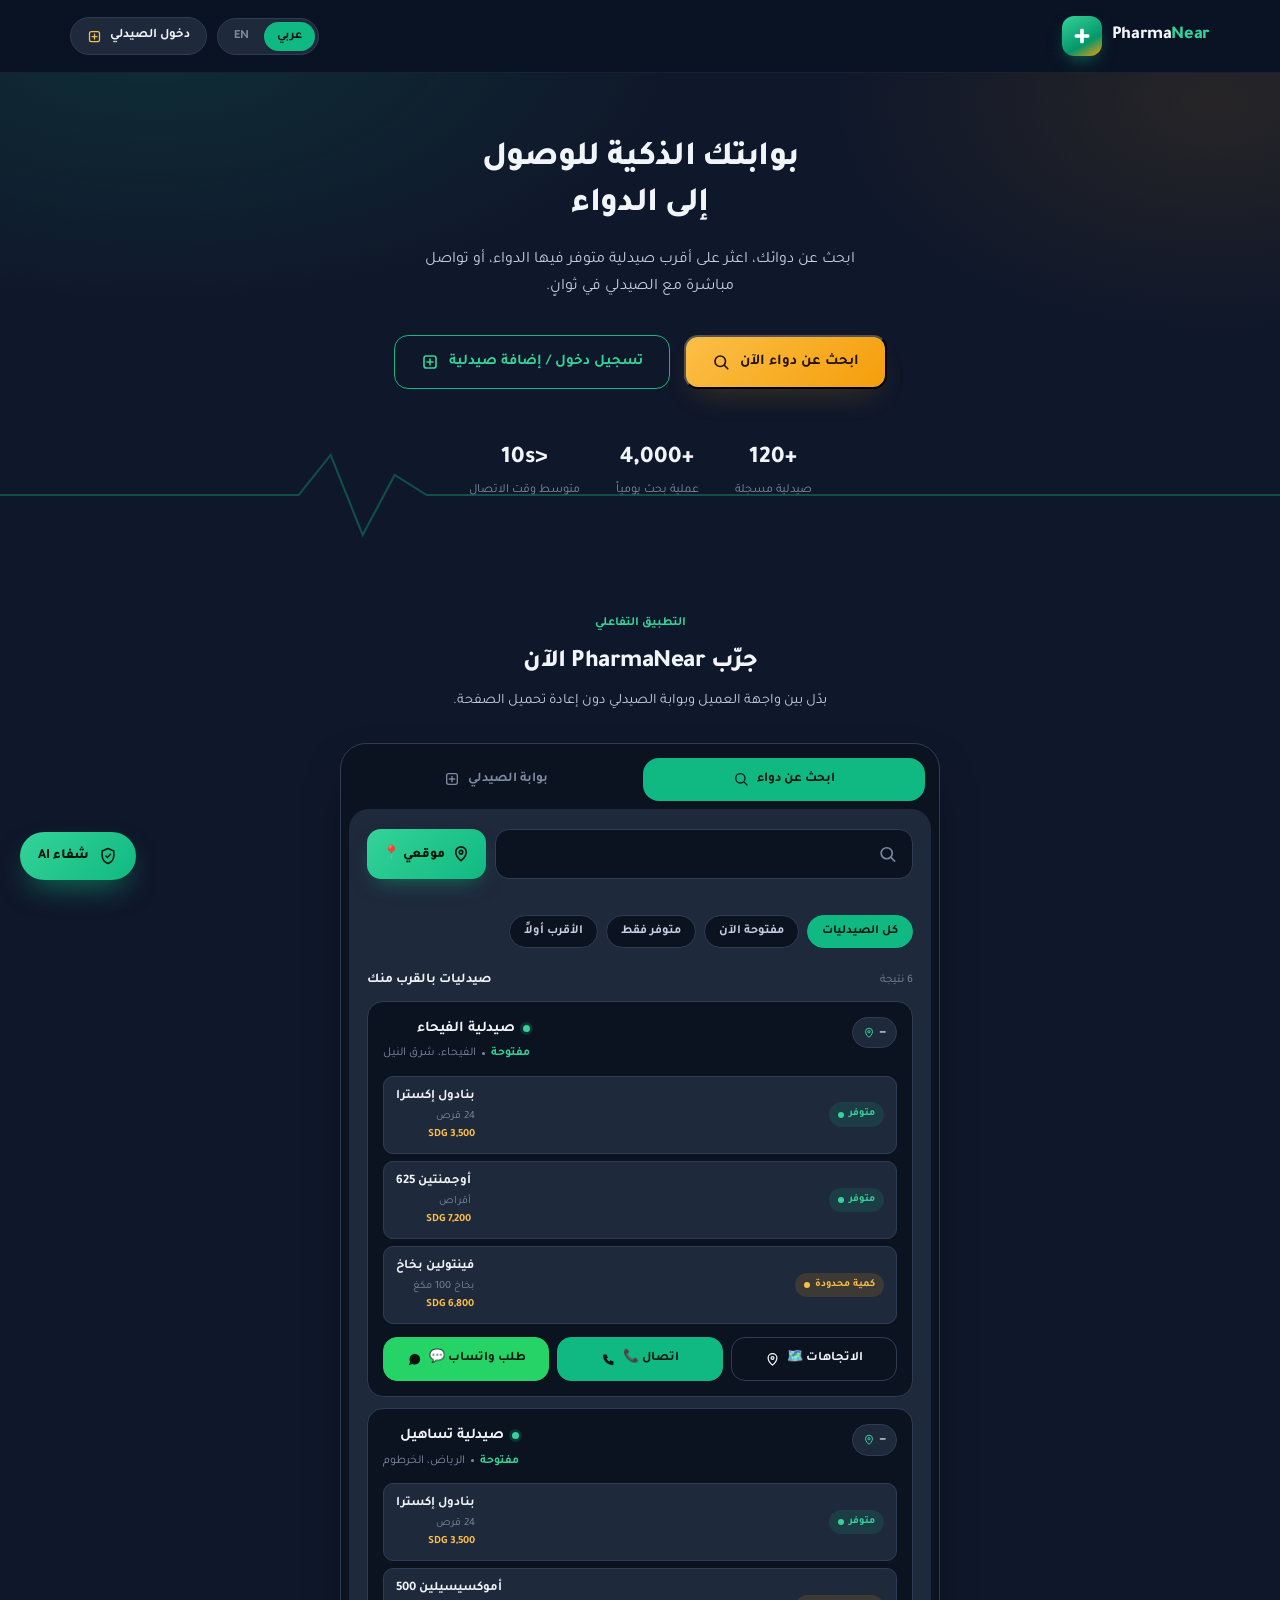
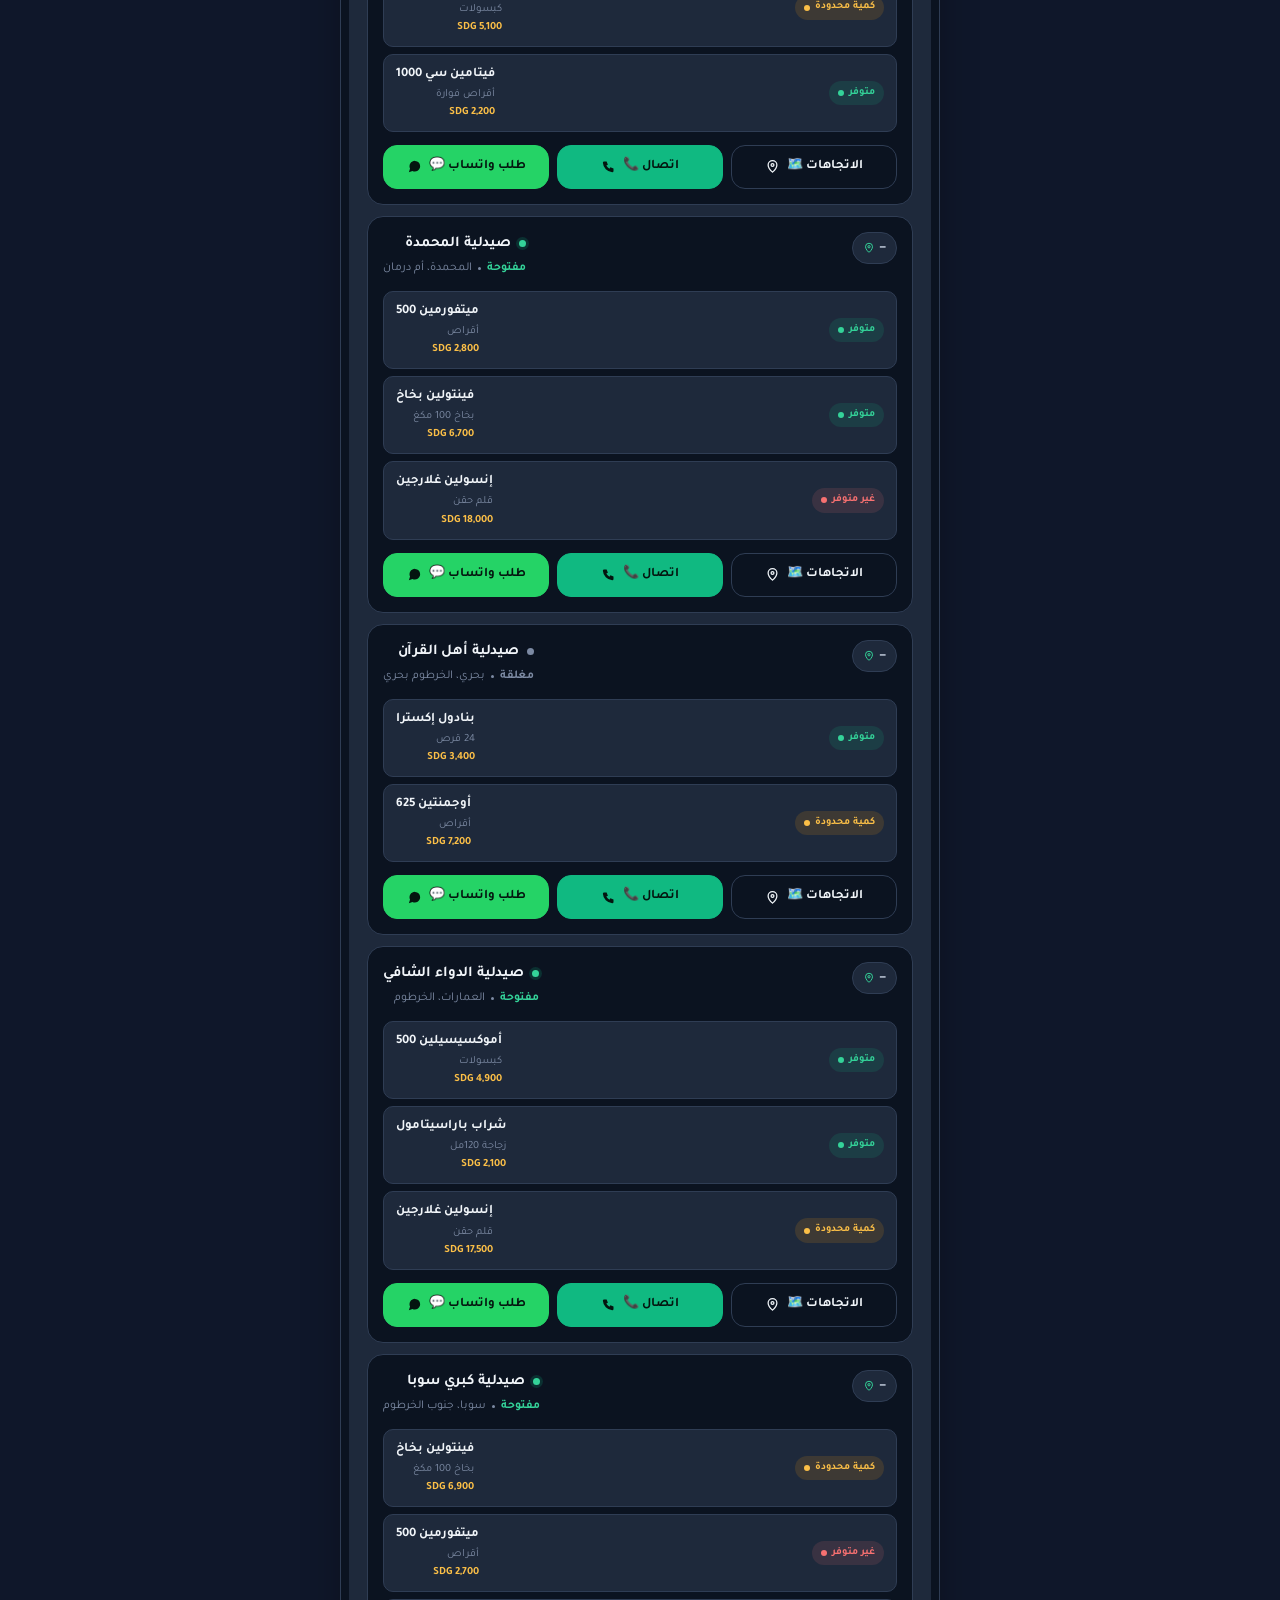
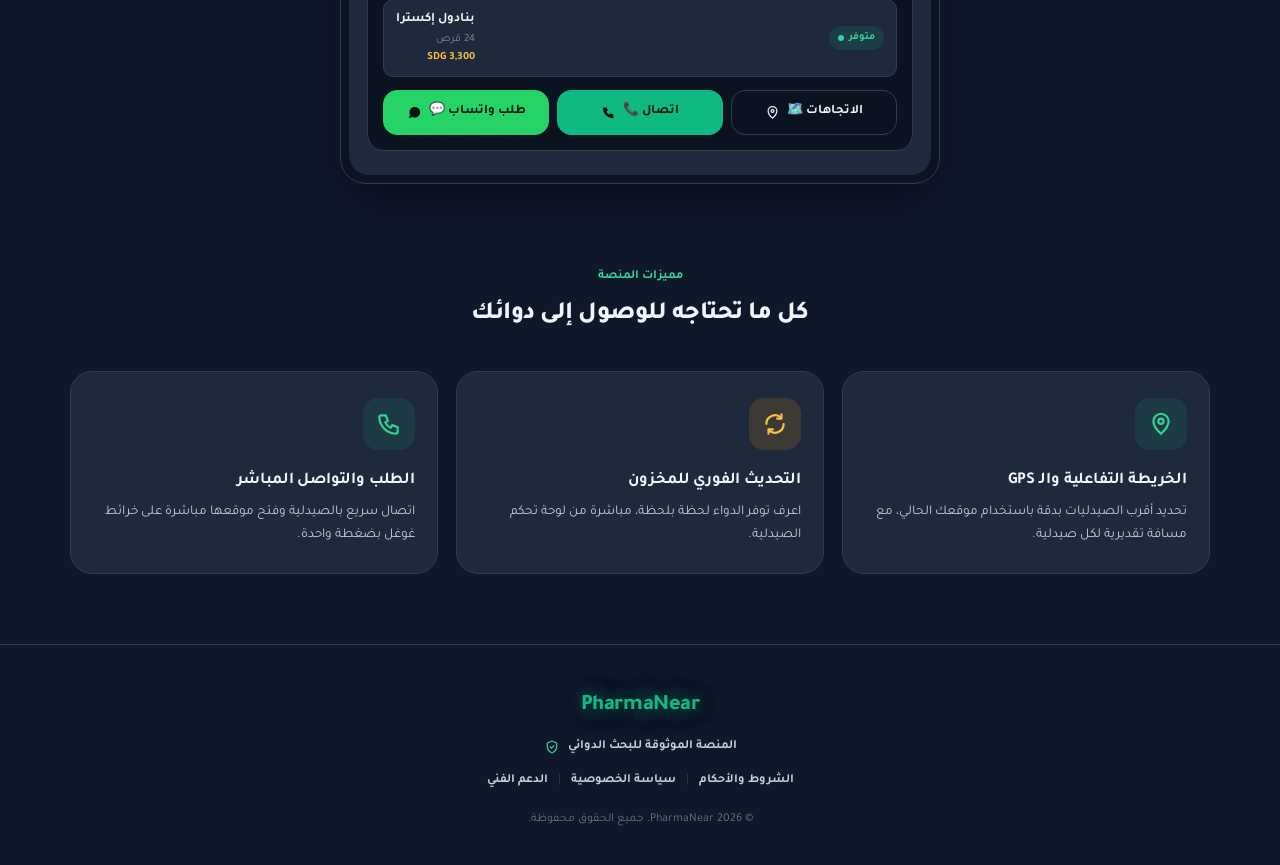
<file: index.html>
<!DOCTYPE html>
<html lang="ar" dir="rtl">
<head>
<meta charset="UTF-8">
<meta name="viewport" content="width=device-width, initial-scale=1.0, viewport-fit=cover">
<title>PharmaNear — بوابتك الذكية للدواء</title>
<link rel="preconnect" href="https://fonts.googleapis.com">
<link rel="preconnect" href="https://fonts.gstatic.com" crossorigin>
<link href="https://fonts.googleapis.com/css2?family=Manrope:wght@400;500;600;700;800&family=Tajawal:wght@400;500;700;800&display=swap" rel="stylesheet">
<style>
  :root{
    --navy-950:#0b1320;
    --navy-900:#0f172a;
    --card-800:#1e293b;
    --card-700:#263449;
    --line-700:#2f3d54;
    --emerald-500:#10b981;
    --emerald-400:#34d399;
    --emerald-glow:rgba(16,185,129,.18);
    --gold-500:#f59e0b;
    --gold-400:#fbbf47;
    --gold-glow:rgba(245,158,11,.22);
    --red-400:#f87171;
    --text-hi:#f1f5f9;
    --text-mid:#c3cede;
    --text-low:#7c8aa3;

    --radius-lg:22px;
    --radius-md:14px;
    --radius-sm:10px;
    --radius-pill:999px;

    --font-en:'Manrope',sans-serif;
    --font-ar:'Tajawal',sans-serif;
    --shadow-card:0 1px 2px rgba(0,0,0,.4), 0 12px 28px -12px rgba(0,0,0,.6);
    --shadow-lift:0 20px 50px -20px rgba(0,0,0,.65);
    --max-w:1180px;
  }

  *{box-sizing:border-box; margin:0; padding:0;}
  html{-webkit-tap-highlight-color:transparent; scroll-behavior:smooth;}
  body{
    background:var(--navy-900);
    color:var(--text-hi);
    font-family:var(--font-ar);
    min-height:100vh;
    line-height:1.55;
    -webkit-font-smoothing:antialiased;
    overflow-x:hidden;
  }
  html[lang="en"] body{ font-family:var(--font-en); }
  @media (prefers-reduced-motion: reduce){ *{animation-duration:.001ms !important; transition-duration:.001ms !important; scroll-behavior:auto !important;} }

  a{color:inherit; text-decoration:none;}
  button{font-family:inherit; cursor:pointer;}
  input, select{font-family:inherit;}
  ::selection{background:var(--emerald-glow); color:var(--text-hi);}
  img,svg{display:block;}

  .shell{max-width:var(--max-w); margin:0 auto; padding:0 20px;}

  [data-en], [data-ar]{}
  html[lang="ar"] [data-en-only]{display:none !important;}
  html[lang="en"] [data-ar-only]{display:none !important;}

  /* ============ HEADER ============ */
  .site-header{
    position:sticky; top:0; z-index:40;
    backdrop-filter:blur(16px) saturate(150%);
    background:rgba(11,19,32,.78);
    border-bottom:1px solid rgba(255,255,255,.06);
  }
  .header-inner{
    max-width:var(--max-w); margin:0 auto; padding:16px 20px;
    display:flex; align-items:center; justify-content:space-between; gap:16px;
  }
  .brand{display:flex; align-items:center; gap:10px;}
  .brand-mark{
    width:40px; height:40px; border-radius:12px; flex-shrink:0;
    background:linear-gradient(150deg, var(--emerald-400), #059669 65%, var(--gold-500));
    display:flex; align-items:center; justify-content:center;
    box-shadow:0 8px 18px -6px rgba(16,185,129,.55);
  }
  .brand-mark svg{width:22px; height:22px;}
  .brand-name{font-size:18px; font-weight:800; letter-spacing:-.02em;}
  .brand-name span{color:var(--emerald-400);}

  .header-actions{display:flex; align-items:center; gap:10px;}
  .lang-toggle{
    display:flex; align-items:center; gap:2px;
    background:var(--card-800); border:1px solid var(--line-700);
    border-radius:var(--radius-pill); padding:3px;
  }
  .lang-toggle button{
    border:none; background:transparent; color:var(--text-low);
    font-size:12.5px; font-weight:700; padding:7px 13px; border-radius:var(--radius-pill);
    transition:background .18s ease, color .18s ease;
  }
  .lang-toggle button.active{background:var(--emerald-500); color:#04150f;}

  .btn-portal{
    display:flex; align-items:center; gap:8px;
    background:var(--card-800); border:1px solid var(--line-700); color:var(--text-hi);
    font-size:13px; font-weight:700; padding:10px 16px; border-radius:var(--radius-pill);
    transition:border-color .16s ease, background .16s ease;
    white-space:nowrap;
  }
  .btn-portal svg{width:15px; height:15px; color:var(--gold-400); flex-shrink:0;}
  .btn-portal:hover{border-color:var(--gold-500); background:var(--card-700);}
  @media (max-width:640px){ .btn-portal span{display:none;} .btn-portal{padding:10px 12px;} }

  /* ============ HERO ============ */
  .hero{
    position:relative; padding:64px 0 52px; overflow:hidden;
    background:
      radial-gradient(900px 460px at 12% -8%, rgba(16,185,129,.14), transparent 60%),
      radial-gradient(700px 420px at 95% 6%, rgba(245,158,11,.10), transparent 55%);
  }
  .pulse-line{
    position:absolute; inset-inline:0; bottom:0; width:100%; height:120px;
    opacity:.35; pointer-events:none;
  }
  .hero-inner{max-width:var(--max-w); margin:0 auto; padding:0 20px; position:relative; text-align:center;}
  .hero h1{
    font-size:34px; font-weight:800; letter-spacing:-.02em; line-height:1.35;
    max-width:19ch; margin:0 auto;
  }
  .hero p.sub{
    color:var(--text-mid); font-size:16px; max-width:52ch; margin:18px auto 0; line-height:1.7;
  }
  .hero-ctas{display:flex; gap:14px; justify-content:center; margin-top:34px; flex-wrap:wrap;}
  .btn-hero{
    display:inline-flex; align-items:center; gap:10px;
    font-size:15px; font-weight:700; padding:16px 26px; border-radius:var(--radius-md);
    transition:transform .14s ease, box-shadow .14s ease, background .16s ease;
  }
  .btn-hero svg{width:18px; height:18px; flex-shrink:0;}
  .btn-hero:active{transform:scale(.97);}
  .btn-hero.gold{
    background:linear-gradient(135deg, var(--gold-400), var(--gold-500));
    color:#241300; box-shadow:0 14px 30px -12px var(--gold-glow);
  }
  .btn-hero.gold:hover{box-shadow:0 18px 36px -12px var(--gold-glow); transform:translateY(-1px);}
  .btn-hero.outline{
    background:transparent; border:1.5px solid var(--emerald-500); color:var(--emerald-400);
  }
  .btn-hero.outline:hover{background:rgba(16,185,129,.08); transform:translateY(-1px);}

  .hero-stats{
    display:flex; justify-content:center; gap:36px; margin-top:52px; flex-wrap:wrap;
  }
  .hero-stat b{display:block; font-size:24px; font-weight:800; color:var(--text-hi);}
  .hero-stat span{font-size:12.5px; color:var(--text-low);}

  /* ============ APP SECTION ============ */
  .app-section{padding:56px 0 60px;}
  .section-head{text-align:center; max-width:560px; margin:0 auto 30px;}
  .section-kicker{
    font-size:12.5px; font-weight:700; color:var(--emerald-400); margin-bottom:10px;
    display:inline-block;
  }
  .section-head h2{font-size:25px; font-weight:800; letter-spacing:-.02em;}
  .section-head p{color:var(--text-mid); font-size:14.5px; margin-top:8px;}

  .app-frame{
    max-width:600px; margin:0 auto;
    background:var(--navy-950); border:1px solid var(--line-700);
    border-radius:26px; padding:8px; box-shadow:var(--shadow-lift);
  }
  .app-tabs{
    display:grid; grid-template-columns:1fr 1fr; gap:6px; padding:6px;
  }
  .app-tab{
    display:flex; align-items:center; justify-content:center; gap:8px;
    border:none; background:transparent; color:var(--text-low);
    font-size:13.5px; font-weight:700; padding:13px 10px; border-radius:16px;
    transition:all .16s ease;
  }
  .app-tab svg{width:16px; height:16px; flex-shrink:0;}
  .app-tab.active{background:var(--emerald-500); color:#04150f;}
  .app-panel[hidden]{display:none;}
  .app-body{background:var(--card-800); border-radius:20px; padding:20px 18px 24px; margin-top:2px;}

  /* ---- shared bits reused inside app ---- */
  .search-shell{position:relative;}
  .search-shell svg.icon-search{
    position:absolute; inset-inline-start:16px; top:50%; transform:translateY(-50%);
    width:19px; height:19px; color:var(--text-low); pointer-events:none;
  }
  .search-input{
    width:100%; background:var(--navy-950); border:1px solid var(--line-700);
    color:var(--text-hi); border-radius:var(--radius-md);
    padding:15px 16px 15px 46px; font-size:15px; outline:none;
    transition:border-color .18s ease, box-shadow .18s ease;
  }
  html[dir="rtl"] .search-input{ padding:15px 46px 15px 16px; }
  .search-input::placeholder{color:var(--text-low);}
  .search-input:focus{border-color:var(--emerald-500); box-shadow:0 0 0 4px var(--emerald-glow);}

  .filter-row{display:flex; gap:8px; margin-top:12px; overflow-x:auto; padding-bottom:2px; scrollbar-width:none;}
  .filter-row::-webkit-scrollbar{display:none;}
  .chip{
    flex-shrink:0; border:1px solid var(--line-700); background:var(--navy-950);
    color:var(--text-mid); font-size:12.5px; font-weight:600; padding:8px 14px;
    border-radius:var(--radius-pill); transition:all .16s ease; white-space:nowrap;
  }
  .chip.active{background:var(--emerald-500); border-color:var(--emerald-500); color:#04150f;}

  .mini-label{display:flex; align-items:baseline; justify-content:space-between; margin:20px 0 10px;}
  .mini-label h3{font-size:13.5px; font-weight:700; color:var(--text-hi);}
  .mini-label .count{font-size:11.5px; color:var(--text-low);}

  .card-list{display:flex; flex-direction:column; gap:11px;}
  .pcard{ background:var(--navy-950); border:1px solid var(--line-700); border-radius:16px; padding:15px; }
  .pcard-top{display:flex; justify-content:space-between; align-items:flex-start; gap:10px;}
  .pcard-name-row{display:flex; align-items:center; gap:8px; flex-wrap:wrap;}
  .pcard-name{font-size:15px; font-weight:700; letter-spacing:-.01em;}
  .status-dot{width:7px; height:7px; border-radius:50%; flex-shrink:0;}
  .status-dot.open{background:var(--emerald-400); box-shadow:0 0 0 3px var(--emerald-glow);}
  .status-dot.closed{background:var(--text-low);}
  .pcard-meta{display:flex; align-items:center; gap:6px; margin-top:4px; color:var(--text-low); font-size:12px;}
  .pcard-meta .dot-sep{width:3px; height:3px; border-radius:50%; background:var(--text-low);}
  .open-text{color:var(--emerald-400); font-weight:600;}
  .closed-text{color:var(--text-low); font-weight:600;}

  .distance-badge{
    flex-shrink:0; display:flex; align-items:center; gap:4px;
    background:var(--card-800); border:1px solid var(--line-700);
    color:var(--text-mid); font-size:11.5px; font-weight:700;
    padding:6px 10px; border-radius:var(--radius-pill);
  }
  .distance-badge svg{width:12px; height:12px; color:var(--emerald-400);}

  .med-list{margin-top:13px; display:flex; flex-direction:column; gap:7px;}
  .med-row{
    display:flex; align-items:center; justify-content:space-between; gap:10px;
    background:var(--card-800); border:1px solid var(--line-700);
    border-radius:var(--radius-sm); padding:10px 12px;
  }
  .med-row .med-name{font-size:13px; font-weight:600; color:var(--text-hi);}
  .med-row .med-form{font-size:11px; color:var(--text-low); margin-top:1px;}
  .med-row .med-price{font-size:11px; color:var(--gold-400); font-weight:700; margin-top:1px;}
  .stock-tag{
    flex-shrink:0; font-size:10.5px; font-weight:700; padding:4px 9px; border-radius:var(--radius-pill);
    display:flex; align-items:center; gap:5px;
  }
  .stock-tag::before{content:''; width:6px; height:6px; border-radius:50%;}
  .stock-tag.in{background:rgba(16,185,129,.14); color:var(--emerald-400);}
  .stock-tag.in::before{background:var(--emerald-400);}
  .stock-tag.low{background:rgba(245,158,11,.14); color:var(--gold-400);}
  .stock-tag.low::before{background:var(--gold-400);}
  .stock-tag.out{background:rgba(248,113,113,.12); color:var(--red-400);}
  .stock-tag.out::before{background:var(--red-400);}

  .pcard-actions{display:grid; grid-template-columns:1fr 1fr; gap:8px; margin-top:13px;}
  .action-btn{
    display:flex; align-items:center; justify-content:center; gap:7px;
    padding:11px 10px; border-radius:var(--radius-md); font-size:13px; font-weight:700;
    border:1px solid var(--line-700); transition:transform .12s ease, background .16s ease, border-color .16s ease;
  }
  .action-btn svg{width:15px; height:15px; flex-shrink:0;}
  .action-btn:active{transform:scale(.97);}
  .action-btn.call{background:var(--emerald-500); color:#04150f; border-color:var(--emerald-500);}
  .action-btn.call:hover{background:var(--emerald-400);}
  .action-btn.map{background:transparent; color:var(--text-hi);}
  .action-btn.map:hover{border-color:var(--emerald-500); color:var(--emerald-400);}

  .empty-state{ display:none; flex-direction:column; align-items:center; text-align:center; padding:42px 16px 12px; color:var(--text-low); }
  .loading-text{ text-align:center; padding:40px 16px; color:var(--text-low); font-size:13px; }
  .empty-state.show{display:flex;}
  .empty-state svg{width:36px; height:36px; margin-bottom:12px; color:var(--line-700);}
  .empty-state h4{font-size:14px; color:var(--text-hi); font-weight:700; margin-bottom:5px;}
  .empty-state p{font-size:12.5px; max-width:30ch;}

  /* ---- pharmacist dashboard ---- */
  .info-card{ background:var(--navy-950); border:1px solid var(--line-700); border-radius:16px; padding:16px; }
  .info-card-top{display:flex; align-items:flex-start; justify-content:space-between; gap:12px;}
  .ghost-input{
    background:transparent; border:none; border-bottom:1px dashed transparent;
    color:var(--text-hi); font-size:16px; font-weight:800; padding:2px 0; width:100%;
  }
  .ghost-input:hover, .ghost-input:focus{border-bottom-color:var(--line-700); outline:none;}

  .toggle-switch{position:relative; display:inline-flex; flex-shrink:0; cursor:pointer;}
  .toggle-switch input{position:absolute; opacity:0; width:1px; height:1px;}
  .toggle-track{
    width:46px; height:26px; background:var(--card-800); border:1px solid var(--line-700);
    border-radius:var(--radius-pill); position:relative; transition:background .18s ease, border-color .18s ease;
  }
  .toggle-thumb{
    position:absolute; top:2px; left:2px; width:20px; height:20px; border-radius:50%;
    background:var(--text-low); transition:transform .18s ease, background .18s ease;
  }
  .toggle-switch input:checked + .toggle-track{background:rgba(16,185,129,.18); border-color:var(--emerald-500);}
  .toggle-switch input:checked + .toggle-track .toggle-thumb{transform:translateX(20px); background:var(--emerald-400);}
  html[dir="rtl"] .toggle-thumb{left:auto; right:2px;}
  html[dir="rtl"] .toggle-switch input:checked + .toggle-track .toggle-thumb{transform:translateX(-20px);}

  .status-caption{font-size:12px; color:var(--text-low); margin-top:4px;}
  .status-caption.is-open{color:var(--emerald-400); font-weight:600;}

  .info-fields{display:flex; flex-direction:column; gap:11px; margin-top:15px;}
  .field label{display:block; font-size:11.5px; color:var(--text-low); font-weight:600; margin-bottom:6px;}
  .field input, .field select{
    width:100%; background:var(--card-800); border:1px solid var(--line-700);
    color:var(--text-hi); border-radius:var(--radius-sm); padding:11px 12px; font-size:13px;
    outline:none; transition:border-color .16s ease, box-shadow .16s ease;
  }
  .field input:focus, .field select:focus{border-color:var(--emerald-500); box-shadow:0 0 0 4px var(--emerald-glow);}

  .btn-primary{
    margin-top:15px; width:100%; background:var(--emerald-500); color:#04150f;
    border:none; font-size:13.5px; font-weight:700; padding:13px; border-radius:var(--radius-md);
    transition:background .16s ease, transform .12s ease;
  }
  .btn-primary:hover{background:var(--emerald-400);}
  .btn-ghost{
    margin-top:15px; width:100%; background:transparent; color:var(--text-mid);
    border:1px solid var(--line-700); font-size:13.5px; font-weight:700; padding:13px; border-radius:var(--radius-md);
  }
  .btn-ghost:hover{border-color:var(--red-400); color:var(--red-400);}

  .med-form-card{ background:var(--navy-950); border:1px solid var(--line-700); border-radius:16px; padding:16px; }
  .form-grid{display:grid; grid-template-columns:1fr 1fr; gap:11px;}
  .form-grid .field.full{grid-column:1/-1;}
  .form-actions{display:flex; gap:10px;}
  .form-actions .btn-primary, .form-actions .btn-ghost{margin-top:15px; flex:1;}

  .inv-list{display:flex; flex-direction:column; gap:10px;}
  .inv-card{ background:var(--card-800); border:1px solid var(--line-700); border-radius:var(--radius-md); padding:13px; display:flex; flex-direction:column; gap:11px; }
  .inv-card-top{display:flex; justify-content:space-between; align-items:flex-start; gap:10px;}
  .inv-name{font-size:13.5px; font-weight:700;}
  .inv-meta{font-size:11.5px; color:var(--text-low); margin-top:2px;}
  .inv-price{color:var(--gold-400); font-weight:700;}
  .inv-actions{display:flex; gap:8px; flex-wrap:wrap;}
  .inv-btn{
    font-size:12px; font-weight:700; padding:8px 12px; border-radius:var(--radius-pill);
    border:1px solid var(--line-700); background:var(--navy-950); color:var(--text-mid);
  }
  .inv-btn:hover{border-color:var(--emerald-500); color:var(--text-hi);}
  .inv-btn.danger:hover{border-color:var(--red-400); color:var(--red-400);}
  .quick-select{
    font-size:12px; font-weight:700; padding:8px 10px; border-radius:var(--radius-pill);
    border:1px solid var(--line-700); background:var(--navy-950); color:var(--text-mid); outline:none;
  }
  .inv-empty{ text-align:center; padding:30px 16px; color:var(--text-low); font-size:12.5px; border:1px dashed var(--line-700); border-radius:var(--radius-md); }

  /* ---- trust banner ---- */
  .trust-banner{
    display:flex; align-items:flex-start; gap:12px;
    background:rgba(245,158,11,.08); border:1px solid rgba(245,158,11,.35);
    border-radius:var(--radius-md); padding:14px 16px;
  }
  .trust-banner svg{width:22px; height:22px; color:var(--gold-400); flex-shrink:0; margin-top:1px;}
  .trust-banner p{font-size:13px; color:var(--text-mid); line-height:1.65;}

  /* ---- upload field ---- */
  .upload-field{
    display:flex; align-items:center; gap:10px; cursor:pointer;
    background:var(--card-800); border:1.5px dashed var(--line-700);
    border-radius:var(--radius-sm); padding:14px 12px; color:var(--text-mid); font-size:13px;
    transition:border-color .16s ease, color .16s ease;
  }
  .upload-field:hover{border-color:var(--emerald-500); color:var(--text-hi);}
  .upload-field svg{width:18px; height:18px; color:var(--emerald-400); flex-shrink:0;}

  /* ---- pending review screen ---- */
  .pending-card{
    text-align:center; background:var(--navy-950); border:1px solid var(--line-700);
    border-radius:16px; padding:30px 20px;
  }
  .pending-icon{
    width:52px; height:52px; border-radius:50%; margin:0 auto 16px;
    display:flex; align-items:center; justify-content:center;
    background:rgba(245,158,11,.14); color:var(--gold-400);
  }
  .pending-icon svg{width:26px; height:26px;}
  .pending-card h3{font-size:16px; font-weight:800;}
  .pending-ref{font-size:12px; color:var(--text-low); margin-top:6px; font-family:monospace;}
  .status-badge{
    display:inline-flex; align-items:center; gap:6px; margin-top:12px;
    font-size:11.5px; font-weight:700; padding:6px 14px; border-radius:var(--radius-pill);
  }
  .status-badge.pending{background:rgba(245,158,11,.14); color:var(--gold-400);}
  .status-badge.pending::before{content:''; width:6px; height:6px; border-radius:50%; background:var(--gold-400);}
  .pending-summary{
    text-align:start; background:var(--card-800); border:1px solid var(--line-700);
    border-radius:var(--radius-md); padding:14px 16px; margin-top:20px; font-size:13px;
    color:var(--text-mid); display:flex; flex-direction:column; gap:8px;
  }
  .pending-summary .row{display:flex; justify-content:space-between; gap:10px;}
  .pending-summary .row b{color:var(--text-hi); font-weight:700;}
  .pending-note{font-size:12.5px; color:var(--text-low); margin-top:16px; line-height:1.7; max-width:42ch; margin-inline:auto;}

  /* ---- demo mode banner ---- */
  .demo-banner{
    display:flex; align-items:flex-start; gap:12px;
    background:rgba(16,185,129,.08); border:1px solid rgba(16,185,129,.35);
    border-radius:var(--radius-md); padding:13px 16px;
  }
  .demo-banner svg{width:20px; height:20px; color:var(--emerald-400); flex-shrink:0; margin-top:1px;}
  .demo-banner p{font-size:12.5px; color:var(--text-mid); line-height:1.6;}

  /* ============ FEATURES GRID ============ */
  .features-section{padding:20px 0 70px;}
  .features-grid{
    display:grid; grid-template-columns:repeat(3,1fr); gap:18px; margin-top:36px;
  }
  @media (max-width:860px){ .features-grid{grid-template-columns:1fr; max-width:440px; margin-inline:auto;} }
  .feature-card{
    background:var(--card-800); border:1px solid var(--line-700); border-radius:var(--radius-lg);
    padding:26px 22px; transition:border-color .2s ease, transform .2s ease;
  }
  .feature-card:hover{border-color:var(--emerald-500); transform:translateY(-3px);}
  .feature-icon{
    width:52px; height:52px; border-radius:15px; display:flex; align-items:center; justify-content:center;
    background:rgba(16,185,129,.12); margin-bottom:18px;
  }
  .feature-card:nth-child(2) .feature-icon{background:rgba(245,158,11,.14);}
  .feature-icon svg{width:26px; height:26px; color:var(--emerald-400);}
  .feature-card:nth-child(2) .feature-icon svg{color:var(--gold-400);}
  .feature-card h3{font-size:16.5px; font-weight:700; margin-bottom:8px; letter-spacing:-.01em;}
  .feature-card p{font-size:13.5px; color:var(--text-mid); line-height:1.7;}

  /* ============ FOOTER ============ */
  .site-footer{ border-top:1px solid var(--line-700); padding:44px 0 36px; }
  .footer-inner{ display:flex; flex-direction:column; align-items:center; text-align:center; gap:14px; }
  .footer-brand{
    font-size:22px; font-weight:800; letter-spacing:-.02em;
    color:var(--emerald-500);
    text-shadow:0 0 18px rgba(16,185,129,.55), 0 0 40px rgba(16,185,129,.25);
  }
  .footer-trust{
    display:flex; align-items:center; gap:8px; flex-wrap:wrap; justify-content:center;
    font-size:12.5px; font-weight:600; color:var(--text-mid);
  }
  .footer-trust-icon{width:16px; height:16px; color:var(--emerald-400); flex-shrink:0;}
  .footer-links{ display:flex; align-items:center; gap:10px; flex-wrap:wrap; justify-content:center; }
  .footer-links a{
    font-size:12.5px; color:var(--text-mid); font-weight:600; transition:color .16s ease;
  }
  .footer-links a:hover{color:var(--emerald-400);}
  .footer-sep{color:var(--line-700); font-size:12px;}
  .footer-copyright{ font-size:12px; color:#64748b; margin-top:6px; }

  /* ============ RTL micro-fixes ============ */
  html[dir="rtl"] .pcard-top{flex-direction:row-reverse;}
  html[dir="rtl"] .med-row{flex-direction:row-reverse;}
  html[dir="rtl"] .pcard-meta{flex-direction:row-reverse; justify-content:flex-end;}
  html[dir="rtl"] .distance-badge{flex-direction:row-reverse;}
  html[dir="rtl"] .stock-tag{flex-direction:row-reverse;}
  html[dir="rtl"] .action-btn{flex-direction:row-reverse;}
  html[dir="rtl"] .mini-label{flex-direction:row-reverse;}
  html[dir="rtl"] .brand{flex-direction:row-reverse;}
  html[dir="rtl"] .app-tab{flex-direction:row-reverse;}
  html[dir="rtl"] .info-card-top{flex-direction:row-reverse;}
  html[dir="rtl"] .inv-card-top{flex-direction:row-reverse;}
  html[dir="rtl"] .btn-portal{flex-direction:row-reverse;}
  html[dir="rtl"] .btn-hero{flex-direction:row-reverse;}
  html[dir="rtl"] .footer-trust{flex-direction:row-reverse;}

  @media (max-width:380px){ .form-grid{grid-template-columns:1fr;} }

  /* ---- geolocation: GPS button sitting beside the search box ---- */
  .search-row{ display:flex; gap:9px; align-items:stretch; }
  .search-row .search-shell{ flex:1 1 auto; min-width:0; }
  .detect-btn{
    flex:0 0 auto; display:flex; align-items:center; justify-content:center; gap:7px;
    background:linear-gradient(135deg, var(--emerald-400), var(--emerald-500));
    border:none; color:#04150f; font-size:13.5px; font-weight:800;
    padding:0 16px; border-radius:var(--radius-md); white-space:nowrap;
    box-shadow:0 10px 22px -10px rgba(16,185,129,.55);
    transition:transform .14s ease, box-shadow .14s ease, opacity .14s ease;
  }
  .detect-btn svg{width:18px; height:18px; flex-shrink:0;}
  @media (max-width:420px){ .detect-btn .detect-label{ display:none; } .detect-btn{ padding:0 14px; } }
  .detect-btn:hover{transform:translateY(-1px); box-shadow:0 16px 32px -10px rgba(16,185,129,.6);}
  .detect-btn:active{transform:scale(.98);}
  .detect-btn.loading{opacity:.75; pointer-events:none;}
  .locate-status{
    font-size:12px; color:var(--text-low); text-align:center; margin-top:8px; min-height:16px;
  }
  .locate-status.error{color:var(--red-400);}
  .locate-status.success{color:var(--emerald-400);}

  /* ---- pharmacy card action buttons: conditional contact/share row ---- */
  .pcard-actions.cols-2{ grid-template-columns:1fr 1fr; }
  .pcard-actions.cols-3{ grid-template-columns:1fr 1fr 1fr; }
  @media (max-width:380px){ .pcard-actions.cols-3{ grid-template-columns:1fr 1fr; } }
  .action-btn.whatsapp{ background:#25D366; color:#04150f; border-color:#25D366; }
  .action-btn.whatsapp:hover{ background:#2fe379; }
  .action-btn.share{ background:transparent; color:var(--text-hi); }
  .action-btn.share:hover{ border-color:var(--gold-500); color:var(--gold-400); }

  /* ============ SHIFA AI — floating pharmacist assistant ============ */
  .shifa-fab{
    position:fixed; inset-inline-end:20px; bottom:20px; z-index:60;
    display:flex; align-items:center; gap:9px;
    background:linear-gradient(135deg, var(--emerald-400), var(--emerald-500));
    color:#04150f; border:none; padding:14px 18px; border-radius:var(--radius-pill);
    font-size:14px; font-weight:800; box-shadow:0 14px 30px -10px rgba(16,185,129,.6);
    transition:transform .15s ease, box-shadow .15s ease;
  }
  .shifa-fab svg{width:20px; height:20px; flex-shrink:0;}
  .shifa-fab:hover{ transform:translateY(-2px); box-shadow:0 18px 36px -10px rgba(16,185,129,.65); }
  .shifa-fab.hidden{ display:none; }

  .shifa-panel{
    position:fixed; inset-inline-end:20px; bottom:20px; z-index:70;
    width:min(380px, calc(100vw - 32px)); height:min(600px, calc(100vh - 40px));
    background:var(--navy-950); border:1px solid var(--line-700); border-radius:20px;
    box-shadow:0 30px 70px -20px rgba(0,0,0,.7);
    display:flex; flex-direction:column; overflow:hidden;
  }
  .shifa-panel.hidden{ display:none; }

  .shifa-header{
    display:flex; align-items:center; justify-content:space-between; gap:10px;
    padding:14px 16px; border-bottom:1px solid var(--line-700); background:var(--card-800);
    flex-shrink:0;
  }
  .shifa-header-title{ display:flex; align-items:center; gap:10px; }
  .shifa-avatar{
    width:34px; height:34px; border-radius:10px; flex-shrink:0;
    background:linear-gradient(150deg, var(--emerald-400), #059669);
    display:flex; align-items:center; justify-content:center;
  }
  .shifa-avatar svg{ width:18px; height:18px; color:#04150f; }
  .shifa-header-title b{ font-size:14.5px; font-weight:800; display:block; }
  .shifa-header-title span{ font-size:11px; color:var(--emerald-400); }
  .shifa-close{
    background:transparent; border:none; color:var(--text-low); cursor:pointer;
    width:28px; height:28px; display:flex; align-items:center; justify-content:center;
    border-radius:8px; transition:background .15s ease, color .15s ease;
  }
  .shifa-close:hover{ background:var(--line-700); color:var(--text-hi); }
  .shifa-close svg{ width:16px; height:16px; }

  .shifa-messages{ flex:1 1 auto; overflow-y:auto; padding:16px; display:flex; flex-direction:column; gap:12px; }
  .shifa-msg{ max-width:85%; padding:10px 13px; border-radius:14px; font-size:13.5px; line-height:1.7; white-space:pre-wrap; }
  .shifa-msg.user{ align-self:flex-end; background:var(--emerald-500); color:#04150f; border-bottom-right-radius:4px; }
  html[dir="rtl"] .shifa-msg.user{ border-bottom-right-radius:14px; border-bottom-left-radius:4px; }
  .shifa-msg.model{ align-self:flex-start; background:var(--card-800); border:1px solid var(--line-700); color:var(--text-hi); border-bottom-left-radius:4px; }
  html[dir="rtl"] .shifa-msg.model{ align-self:flex-end; border-bottom-left-radius:14px; border-bottom-right-radius:4px; }
  html[dir="rtl"] .shifa-msg.user{ align-self:flex-start; }
  .shifa-msg.error{ background:rgba(248,113,113,.1); border-color:rgba(248,113,113,.35); color:var(--red-400); }
  .shifa-msg.typing{ color:var(--text-low); font-style:italic; }

  .shifa-input-row{
    display:flex; gap:8px; padding:12px; border-top:1px solid var(--line-700);
    background:var(--card-800); flex-shrink:0;
  }
  .shifa-input{
    flex:1 1 auto; background:var(--navy-950); border:1px solid var(--line-700);
    color:var(--text-hi); border-radius:var(--radius-pill); padding:11px 16px; font-size:13.5px; outline:none;
  }
  .shifa-input:focus{ border-color:var(--emerald-500); box-shadow:0 0 0 3px var(--emerald-glow); }
  .shifa-send{
    flex-shrink:0; width:40px; height:40px; border-radius:50%; border:none;
    background:var(--emerald-500); color:#04150f; display:flex; align-items:center; justify-content:center;
    cursor:pointer; transition:background .15s ease, opacity .15s ease;
  }
  .shifa-send:hover{ background:var(--emerald-400); }
  .shifa-send:disabled{ opacity:.5; cursor:default; }
  .shifa-send svg{ width:17px; height:17px; }
  html[dir="rtl"] .shifa-send svg{ transform:scaleX(-1); }

  @media (max-width:420px){
    .shifa-panel{ inset-inline-end:12px; bottom:12px; width:calc(100vw - 24px); }
    .shifa-fab{ inset-inline-end:12px; bottom:12px; }
  }
</style>
</head>
<body>

<header class="site-header">
  <div class="header-inner">
    <div class="brand">
      <div class="brand-mark">
        <svg viewBox="0 0 24 24" width="24" height="24" fill="none" xmlns="http://www.w3.org/2000/svg">
          <rect x="10" y="4" width="4" height="16" rx="1.5" fill="#ffffff"/>
          <rect x="4" y="10" width="16" height="4" rx="1.5" fill="#ffffff"/>
        </svg>
      </div>
      <div class="brand-name">Pharma<span>Near</span></div>
    </div>
    <div class="header-actions">
      <div class="lang-toggle" role="group" aria-label="Language">
        <button type="button" id="btn-ar" class="active" onclick="setLang('ar')">عربي</button>
        <button type="button" id="btn-en" onclick="setLang('en')">EN</button>
      </div>
      <button type="button" class="btn-portal" onclick="goToApp('pharmacist')">
        <svg viewBox="0 0 24 24" fill="none" xmlns="http://www.w3.org/2000/svg">
          <rect x="4" y="4" width="16" height="16" rx="3" stroke="currentColor" stroke-width="2"/>
          <path d="M12 8v8M8 12h8" stroke="currentColor" stroke-width="2" stroke-linecap="round"/>
        </svg>
        <span data-ar-only>دخول الصيدلي</span><span data-en-only>Pharmacist Portal</span>
      </button>
    </div>
  </div>
</header>

<section class="hero">
  <svg class="pulse-line" viewBox="0 0 1200 120" preserveAspectRatio="none" xmlns="http://www.w3.org/2000/svg">
    <path d="M0 60 L280 60 L310 20 L340 100 L370 40 L400 60 L1200 60" stroke="#10b981" stroke-width="2" fill="none"/>
  </svg>
  <div class="hero-inner">
    <h1 data-ar-only>بوابتك الذكية للوصول إلى الدواء</h1>
    <h1 data-en-only>Your smart gateway to medicine access</h1>
    <p class="sub" data-ar-only>ابحث عن دوائك، اعثر على أقرب صيدلية متوفر فيها الدواء، أو تواصل مباشرة مع الصيدلي في ثوانٍ.</p>
    <p class="sub" data-en-only>Search for your medicine, find the nearest pharmacy that has it in stock, or contact the pharmacist directly — in seconds.</p>

    <div class="hero-ctas">
      <button type="button" class="btn-hero gold" onclick="goToApp('customer')">
        <svg viewBox="0 0 24 24" fill="none" xmlns="http://www.w3.org/2000/svg">
          <circle cx="11" cy="11" r="7" stroke="currentColor" stroke-width="2.2"/>
          <path d="M21 21l-4.3-4.3" stroke="currentColor" stroke-width="2.2" stroke-linecap="round"/>
        </svg>
        <span data-ar-only>ابحث عن دواء الآن</span>
        <span data-en-only>Search for medicine now</span>
      </button>
      <button type="button" class="btn-hero outline" onclick="goToApp('pharmacist')">
        <svg viewBox="0 0 24 24" fill="none" xmlns="http://www.w3.org/2000/svg">
          <rect x="4" y="4" width="16" height="16" rx="3" stroke="currentColor" stroke-width="2.2"/>
          <path d="M12 8v8M8 12h8" stroke="currentColor" stroke-width="2.2" stroke-linecap="round"/>
        </svg>
        <span data-ar-only>تسجيل دخول / إضافة صيدلية</span>
        <span data-en-only>Pharmacist login / Add pharmacy</span>
      </button>
    </div>

    <div class="hero-stats">
      <div class="hero-stat"><b>+120</b><span data-ar-only>صيدلية مسجلة</span><span data-en-only>registered pharmacies</span></div>
      <div class="hero-stat"><b>+4,000</b><span data-ar-only>عملية بحث يومياً</span><span data-en-only>searches per day</span></div>
      <div class="hero-stat"><b>&lt;10s</b><span data-ar-only>متوسط وقت الاتصال</span><span data-en-only>avg. time to contact</span></div>
    </div>
  </div>
</section>

<section class="app-section" id="app">
  <div class="shell">
    <div class="section-head">
      <span class="section-kicker" data-ar-only>التطبيق التفاعلي</span>
      <span class="section-kicker" data-en-only>Interactive app</span>
      <h2 data-ar-only>جرّب PharmaNear الآن</h2>
      <h2 data-en-only>Try PharmaNear right now</h2>
      <p data-ar-only>بدّل بين واجهة العميل وبوابة الصيدلي دون إعادة تحميل الصفحة.</p>
      <p data-en-only>Switch between the customer view and the pharmacist portal — no page reloads.</p>
    </div>

    <div class="app-frame">
      <div class="app-tabs" role="tablist">
        <button class="app-tab active" id="tab-customer" role="tab" aria-selected="true" onclick="switchApp('customer')">
          <svg viewBox="0 0 24 24" fill="none" xmlns="http://www.w3.org/2000/svg">
            <circle cx="11" cy="11" r="7" stroke="currentColor" stroke-width="2"/>
            <path d="M21 21l-4.3-4.3" stroke="currentColor" stroke-width="2" stroke-linecap="round"/>
          </svg>
          <span data-ar-only>ابحث عن دواء</span><span data-en-only>Find medicine</span>
        </button>
        <button class="app-tab" id="tab-pharmacist" role="tab" aria-selected="false" onclick="switchApp('pharmacist')">
          <svg viewBox="0 0 24 24" fill="none" xmlns="http://www.w3.org/2000/svg">
            <rect x="4" y="4" width="16" height="16" rx="3" stroke="currentColor" stroke-width="2"/>
            <path d="M12 8v8M8 12h8" stroke="currentColor" stroke-width="2" stroke-linecap="round"/>
          </svg>
          <span data-ar-only>بوابة الصيدلي</span><span data-en-only>Pharmacist portal</span>
        </button>
      </div>

      <div class="app-body">

        <!-- ============ CUSTOMER PANEL ============ -->
        <div class="app-panel" id="panel-customer">

          <div class="search-row">
            <div class="search-shell">
              <svg class="icon-search" viewBox="0 0 24 24" fill="none" xmlns="http://www.w3.org/2000/svg">
                <circle cx="11" cy="11" r="7" stroke="currentColor" stroke-width="2"/>
                <path d="M21 21l-4.3-4.3" stroke="currentColor" stroke-width="2" stroke-linecap="round"/>
              </svg>
              <input id="search-input" class="search-input" type="text" autocomplete="off"
                data-ar-placeholder="ابحث عن دواء، مثال: بنادول، أموكسيسيلين..."
                data-en-placeholder="Search medicine, e.g. Panadol, Amoxicillin..."
                oninput="renderPharmacies()">
            </div>
            <button type="button" class="detect-btn" id="detect-btn" onclick="captureLocation()" title="تحديد موقعي الحالي">
              <svg viewBox="0 0 24 24" fill="none" xmlns="http://www.w3.org/2000/svg">
                <path d="M12 21s-7-6.1-7-11.5A7 7 0 0119 9.5C19 14.9 12 21 12 21z" stroke="currentColor" stroke-width="2.2"/>
                <circle cx="12" cy="9.5" r="2.3" stroke="currentColor" stroke-width="2.2"/>
              </svg>
              <span class="detect-label" data-ar-only>موقعي 📍</span>
              <span class="detect-label" data-en-only>My location 📍</span>
            </button>
          </div>
          <div class="locate-status" id="locate-status"></div>

          <div class="filter-row" id="filter-row">
            <button class="chip active" data-filter="all" onclick="setFilter('all', this)">
              <span data-ar-only>كل الصيدليات</span><span data-en-only>All pharmacies</span>
            </button>
            <button class="chip" data-filter="open" onclick="setFilter('open', this)">
              <span data-ar-only>مفتوحة الآن</span><span data-en-only>Open now</span>
            </button>
            <button class="chip" data-filter="instock" onclick="setFilter('instock', this)">
              <span data-ar-only>متوفر فقط</span><span data-en-only>In stock only</span>
            </button>
            <button class="chip" data-filter="nearest" onclick="setFilter('nearest', this)">
              <span data-ar-only>الأقرب أولاً</span><span data-en-only>Nearest first</span>
            </button>
          </div>

          <div class="mini-label">
            <h3 data-ar-only>صيدليات بالقرب منك</h3>
            <h3 data-en-only>Pharmacies near you</h3>
            <span class="count" id="result-count"></span>
          </div>

          <div class="card-list" id="card-list"></div>

          <div class="empty-state" id="empty-state">
            <svg viewBox="0 0 24 24" fill="none" xmlns="http://www.w3.org/2000/svg">
              <circle cx="11" cy="11" r="7" stroke="currentColor" stroke-width="1.6"/>
              <path d="M21 21l-4.3-4.3" stroke="currentColor" stroke-width="1.6" stroke-linecap="round"/>
            </svg>
            <h4 data-ar-only>لا توجد صيدليات مطابقة</h4>
            <h4 data-en-only>No matching pharmacies</h4>
            <p data-ar-only>جرّب اسم دواء آخر أو أزل عوامل التصفية.</p>
            <p data-en-only>Try a different medicine name or clear your filters.</p>
          </div>
        </div>

        <!-- ============ PHARMACIST PANEL ============ -->
        <div class="app-panel" id="panel-pharmacist" hidden>

          <!-- ---- STAGE 1: VERIFICATION GATE ---- -->
          <div id="pharmacist-gate">

            <div class="trust-banner">
              <svg viewBox="0 0 24 24" fill="none" xmlns="http://www.w3.org/2000/svg">
                <path d="M12 3l7 3v5c0 5-3.2 8.5-7 10-3.8-1.5-7-5-7-10V6l7-3z" stroke="currentColor" stroke-width="1.8" stroke-linejoin="round"/>
                <path d="M9.5 12l1.8 1.8L15 10" stroke="currentColor" stroke-width="1.8" stroke-linecap="round" stroke-linejoin="round"/>
              </svg>
              <p data-ar-only>جميع الطلبات تخضع للمراجعة والتحقق من التراخيص الطبية قبل منح صلاحية الوصول.</p>
              <p data-en-only>All applications are subject to review and medical-license verification before access is granted.</p>
            </div>

            <div class="mini-label" style="margin-top:22px;">
              <h3 data-ar-only>طلب انضمام صيدلية معتمدة</h3>
              <h3 data-en-only>Verified pharmacy application</h3>
            </div>

            <form class="med-form-card" id="verify-form" onsubmit="submitVerification(event)">
              <div class="form-grid">
                <div class="field full">
                  <label data-ar-only>اسم الصيدلية</label><label data-en-only>Pharmacy name</label>
                  <input id="v-name" required placeholder="e.g. صيدلية النور">
                </div>
                <div class="field">
                  <label data-ar-only>رقم الترخيص / التصريح</label><label data-en-only>License / permit number</label>
                  <input id="v-license" required placeholder="e.g. SD-PHM-04821">
                </div>
                <div class="field">
                  <label data-ar-only>المنطقة / المدينة</label><label data-en-only>District / city</label>
                  <input id="v-city" required placeholder="e.g. الخرطوم">
                </div>
                <div class="field full">
                  <label data-ar-only>رقم هاتف المدير المسؤول</label><label data-en-only>Manager phone number</label>
                  <input id="v-phone" type="tel" required placeholder="+249 9XX XXX XXX">
                </div>
                <div class="field full">
                  <label data-ar-only>صورة الترخيص (PDF / JPG)</label><label data-en-only>License document (PDF / JPG)</label>
                  <label class="upload-field" for="v-doc">
                    <svg viewBox="0 0 24 24" fill="none" xmlns="http://www.w3.org/2000/svg">
                      <path d="M12 16V4M12 4l-4 4M12 4l4 4" stroke="currentColor" stroke-width="1.8" stroke-linecap="round" stroke-linejoin="round"/>
                      <path d="M4 16v3a2 2 0 002 2h12a2 2 0 002-2v-3" stroke="currentColor" stroke-width="1.8" stroke-linecap="round"/>
                    </svg>
                    <span id="upload-label" data-ar-only>اضغط لرفع صورة الترخيص</span>
                    <span id="upload-label-en" data-en-only>Click to upload your license</span>
                    <input id="v-doc" type="file" accept=".pdf,.jpg,.jpeg,.png" onchange="handleDocSelect(this)" hidden>
                  </label>
                </div>
              </div>
              <div class="form-actions">
                <button type="submit" class="btn-primary">
                  <span data-ar-only>إرسال طلب الانضمام</span><span data-en-only>Submit application</span>
                </button>
              </div>
            </form>
          </div>

          <!-- ---- STAGE 2: PENDING REVIEW ---- -->
          <div id="pharmacist-pending" hidden>
            <div class="pending-card">
              <div class="pending-icon">
                <svg viewBox="0 0 24 24" fill="none" xmlns="http://www.w3.org/2000/svg">
                  <circle cx="12" cy="12" r="9" stroke="currentColor" stroke-width="1.8"/>
                  <path d="M12 7v5l3.2 2" stroke="currentColor" stroke-width="1.8" stroke-linecap="round" stroke-linejoin="round"/>
                </svg>
              </div>
              <h3 data-ar-only>تم استلام طلبك بنجاح</h3>
              <h3 data-en-only>Your application has been received</h3>
              <p class="pending-ref" id="pending-ref"></p>
              <span class="status-badge pending" data-ar-only>قيد المراجعة</span>
              <span class="status-badge pending" data-en-only>Under review</span>

              <div class="pending-summary" id="pending-summary"></div>

              <p class="pending-note" data-ar-only>سيتم التواصل معك خلال 24–48 ساعة عمل بعد التحقق من الترخيص الطبي لدى الجهات المختصة.</p>
              <p class="pending-note" data-en-only>We'll contact you within 24–48 business hours once your medical license has been verified with the relevant authorities.</p>

              <div class="form-actions">
                <button type="button" class="btn-primary" onclick="previewDashboard()">
                  <span data-ar-only>معاينة لوحة التحكم (وضع تجريبي)</span><span data-en-only>Preview dashboard (demo mode)</span>
                </button>
                <button type="button" class="btn-ghost" onclick="editApplication()">
                  <span data-ar-only>تعديل الطلب</span><span data-en-only>Edit application</span>
                </button>
              </div>
            </div>
          </div>

          <!-- ---- STAGE 3: DASHBOARD (DEMO PREVIEW) ---- -->
          <div id="pharmacist-dashboard" hidden>

            <div class="demo-banner">
              <svg viewBox="0 0 24 24" fill="none" xmlns="http://www.w3.org/2000/svg">
                <path d="M12 9v4M12 16.5h.01" stroke="currentColor" stroke-width="2" stroke-linecap="round"/>
                <circle cx="12" cy="12" r="9" stroke="currentColor" stroke-width="1.8"/>
              </svg>
              <p data-ar-only>أنت في وضع المعاينة التجريبية — لن تُفعَّل هذه البيانات فعلياً حتى تتم الموافقة على طلبك.</p>
              <p data-en-only>You're in demo preview mode — this data won't go live until your application is approved.</p>
            </div>

            <div class="mini-label" style="margin-top:18px;">
              <h3 data-ar-only>بيانات الصيدلية</h3>
              <h3 data-en-only>Pharmacy info</h3>
            </div>
            <div class="info-card">
              <div class="info-card-top">
                <div style="flex:1;">
                  <input id="pharm-name" class="ghost-input" value="صيدلية النور" aria-label="Pharmacy name">
                  <div class="status-caption is-open" id="open-status-caption" data-ar-only>مفتوحة الآن</div>
                  <div class="status-caption is-open" id="open-status-caption-en" data-en-only>Open now</div>
                </div>
                <label class="toggle-switch" aria-label="Open or closed">
                  <input type="checkbox" id="pharm-open-toggle" checked onchange="toggleOpenStatus()">
                  <span class="toggle-track"><span class="toggle-thumb"></span></span>
                </label>
              </div>
              <div class="info-fields">
                <div class="field">
                  <label data-ar-only>العنوان</label><label data-en-only>Address</label>
                  <input id="pharm-address" type="text" value="شارع الرياض، الخرطوم">
                </div>
                <div class="field">
                  <label data-ar-only>رقم التواصل</label><label data-en-only>Contact number</label>
                  <input id="pharm-phone" type="tel" value="+249912345001">
                </div>
                <div class="field">
                  <label data-ar-only>ساعات العمل</label><label data-en-only>Working hours</label>
                  <input id="pharm-hours" type="text" value="8:00 ص – 11:00 م" placeholder="e.g. 8:00 AM – 11:00 PM">
                </div>
              </div>
              <button class="btn-primary" onclick="savePharmacyInfo(event)">
                <span data-ar-only>حفظ التغييرات</span><span data-en-only>Save changes</span>
              </button>
            </div>

            <div class="mini-label">
              <h3 id="form-heading-ar" data-ar-only>إضافة دواء</h3>
              <h3 id="form-heading" data-en-only>Add medicine</h3>
            </div>
            <form class="med-form-card" id="med-form" onsubmit="handleMedSubmit(event)">
              <div class="form-grid">
                <div class="field full">
                  <label data-ar-only>اسم الدواء</label><label data-en-only>Medicine name</label>
                  <input id="f-name" required placeholder="e.g. Panadol Extra">
                </div>
                <div class="field">
                  <label data-ar-only>الجرعة / الشكل</label><label data-en-only>Dosage / form</label>
                  <input id="f-form" required placeholder="e.g. 500mg, 24 tablets">
                </div>
                <div class="field">
                  <label data-ar-only>السعر (جنيه)</label><label data-en-only>Price (SDG)</label>
                  <input id="f-price" type="number" min="0" step="1" required placeholder="e.g. 3500">
                </div>
                <div class="field full">
                  <label data-ar-only>حالة التوفر</label><label data-en-only>Stock status</label>
                  <select id="f-status">
                    <option value="in" data-ar-only>متوفر</option><option value="in" data-en-only>In stock</option>
                    <option value="low" data-ar-only>كمية محدودة</option><option value="low" data-en-only>Low stock</option>
                    <option value="out" data-ar-only>غير متوفر</option><option value="out" data-en-only>Out of stock</option>
                  </select>
                </div>
              </div>
              <div class="form-actions">
                <button type="submit" class="btn-primary" id="form-submit-btn">
                  <span data-ar-only>إضافة الدواء</span><span data-en-only>Add medicine</span>
                </button>
                <button type="button" class="btn-ghost" id="form-cancel-btn" onclick="cancelEdit()" hidden>
                  <span data-ar-only>إلغاء</span><span data-en-only>Cancel</span>
                </button>
              </div>
            </form>

            <div class="mini-label">
              <h3 data-ar-only>مخزونك الحالي</h3>
              <h3 data-en-only>Your inventory</h3>
              <span class="count" id="inv-count"></span>
            </div>
            <div class="inv-list" id="inv-list"></div>

          </div>

        </div>

      </div>
    </div>
  </div>
</section>

<section class="features-section">
  <div class="shell">
    <div class="section-head">
      <span class="section-kicker" data-ar-only>مميزات المنصة</span>
      <span class="section-kicker" data-en-only>Platform features</span>
      <h2 data-ar-only>كل ما تحتاجه للوصول إلى دوائك</h2>
      <h2 data-en-only>Everything you need to reach your medicine</h2>
    </div>

    <div class="features-grid">
      <div class="feature-card">
        <div class="feature-icon">
          <svg viewBox="0 0 24 24" fill="none" xmlns="http://www.w3.org/2000/svg">
            <path d="M12 21s-7-6.1-7-11.5A7 7 0 0119 9.5C19 14.9 12 21 12 21z" stroke="currentColor" stroke-width="2"/>
            <circle cx="12" cy="9.5" r="2.4" stroke="currentColor" stroke-width="2"/>
          </svg>
        </div>
        <h3 data-ar-only>الخريطة التفاعلية والـ GPS</h3>
        <h3 data-en-only>Interactive map &amp; GPS</h3>
        <p data-ar-only>تحديد أقرب الصيدليات بدقة باستخدام موقعك الحالي، مع مسافة تقديرية لكل صيدلية.</p>
        <p data-en-only>Pinpoint the nearest pharmacies accurately using your live location, with an estimated distance for each.</p>
      </div>
      <div class="feature-card">
        <div class="feature-icon">
          <svg viewBox="0 0 24 24" fill="none" xmlns="http://www.w3.org/2000/svg">
            <path d="M4 12a8 8 0 0113.66-5.66M20 12a8 8 0 01-13.66 5.66" stroke="currentColor" stroke-width="2" stroke-linecap="round"/>
            <path d="M18 3v4h-4M6 21v-4h4" stroke="currentColor" stroke-width="2" stroke-linecap="round" stroke-linejoin="round"/>
          </svg>
        </div>
        <h3 data-ar-only>التحديث الفوري للمخزون</h3>
        <h3 data-en-only>Real-time stock updates</h3>
        <p data-ar-only>اعرف توفر الدواء لحظة بلحظة، مباشرة من لوحة تحكم الصيدلية.</p>
        <p data-en-only>Know medicine availability instantly, updated directly from the pharmacy's dashboard.</p>
      </div>
      <div class="feature-card">
        <div class="feature-icon">
          <svg viewBox="0 0 24 24" fill="none" xmlns="http://www.w3.org/2000/svg">
            <path d="M5 4h4l2 5-2.5 1.5a11 11 0 005 5L15 13l5 2v4a2 2 0 01-2 2A16 16 0 013 6a2 2 0 012-2z" stroke="currentColor" stroke-width="2" stroke-linejoin="round"/>
          </svg>
        </div>
        <h3 data-ar-only>الطلب والتواصل المباشر</h3>
        <h3 data-en-only>Direct contact &amp; ordering</h3>
        <p data-ar-only>اتصال سريع بالصيدلية وفتح موقعها مباشرة على خرائط غوغل بضغطة واحدة.</p>
        <p data-en-only>Call the pharmacy instantly or open its location on Google Maps with a single tap.</p>
      </div>
    </div>
  </div>
</section>

<footer class="site-footer">
  <div class="shell footer-inner">
    <div class="footer-brand">PharmaNear</div>

    <div class="footer-trust">
      <svg class="footer-trust-icon" viewBox="0 0 24 24" fill="none" xmlns="http://www.w3.org/2000/svg">
        <path d="M12 3l7 3v5c0 5-3.2 8.5-7 10-3.8-1.5-7-5-7-10V6l7-3z" stroke="currentColor" stroke-width="1.8" stroke-linejoin="round"/>
        <path d="M9.5 12l1.8 1.8L15 10" stroke="currentColor" stroke-width="1.8" stroke-linecap="round" stroke-linejoin="round"/>
      </svg>
      <span data-ar-only>المنصة الموثوقة للبحث الدوائي</span>
      <span data-en-only>The trusted medicine search platform</span>
    </div>

    <nav class="footer-links">
      <a href="#" data-ar-only>الشروط والأحكام</a><a href="#" data-en-only>Terms &amp; Conditions</a>
      <span class="footer-sep">|</span>
      <a href="#" data-ar-only>سياسة الخصوصية</a><a href="#" data-en-only>Privacy Policy</a>
      <span class="footer-sep">|</span>
      <a href="#" data-ar-only>الدعم الفني</a><a href="#" data-en-only>Technical Support</a>
    </nav>

    <p class="footer-copyright">
      <span data-ar-only>© 2026 PharmaNear. جميع الحقوق محفوظة.</span>
      <span data-en-only>© 2026 PharmaNear. All rights reserved.</span>
    </p>
  </div>
</footer>

<!-- ============ SHIFA AI — floating pharmacist assistant ============ -->
<button type="button" class="shifa-fab" id="shifa-fab" onclick="openShifaChat()">
  <svg viewBox="0 0 24 24" fill="none" xmlns="http://www.w3.org/2000/svg">
    <path d="M12 3l7 3v5c0 5-3.2 8.5-7 10-3.8-1.5-7-5-7-10V6l7-3z" stroke="currentColor" stroke-width="1.8" stroke-linejoin="round"/>
    <path d="M9.5 12l1.8 1.8L15 10" stroke="currentColor" stroke-width="1.8" stroke-linecap="round" stroke-linejoin="round"/>
  </svg>
  <span data-ar-only>شفاء AI</span><span data-en-only>Shifa AI</span>
</button>

<div class="shifa-panel hidden" id="shifa-panel" role="dialog" aria-label="Shifa AI">
  <div class="shifa-header">
    <div class="shifa-header-title">
      <div class="shifa-avatar">
        <svg viewBox="0 0 24 24" fill="none" xmlns="http://www.w3.org/2000/svg">
          <path d="M12 3l7 3v5c0 5-3.2 8.5-7 10-3.8-1.5-7-5-7-10V6l7-3z" fill="currentColor"/>
        </svg>
      </div>
      <div>
        <b data-ar-only>شفاء AI</b><b data-en-only>Shifa AI</b>
        <span data-ar-only>مساعدك الصيدلي الذكي</span><span data-en-only>Your smart pharmacist assistant</span>
      </div>
    </div>
    <button type="button" class="shifa-close" onclick="closeShifaChat()" aria-label="Close">
      <svg viewBox="0 0 24 24" fill="none" xmlns="http://www.w3.org/2000/svg">
        <path d="M6 6l12 12M18 6L6 18" stroke="currentColor" stroke-width="2" stroke-linecap="round"/>
      </svg>
    </button>
  </div>

  <div class="shifa-messages" id="shifa-messages"></div>

  <form class="shifa-input-row" id="shifa-form" onsubmit="handleShifaSubmit(event)">
    <input
      id="shifa-input"
      class="shifa-input"
      type="text"
      autocomplete="off"
      data-ar-placeholder="اسأل عن دواء، جرعة، تداخل دوائي..."
      data-en-placeholder="Ask about a medicine, dosage, drug interaction..."
      placeholder="اسأل عن دواء، جرعة، تداخل دوائي...">
    <button type="submit" class="shifa-send" id="shifa-send" aria-label="Send">
      <svg viewBox="0 0 24 24" fill="none" xmlns="http://www.w3.org/2000/svg">
        <path d="M4 12l16-7-6 16-2.5-6.5L4 12z" stroke="currentColor" stroke-width="1.8" stroke-linejoin="round"/>
      </svg>
    </button>
  </form>
</div>

<script>
/* ==========================================================================
   PharmaNear — frontend logic
   Talks to the Flask backend at /api/... (see app.py). No page reloads —
   everything below is fetch() + DOM updates.
   ========================================================================== */

let currentLang = 'ar';
let currentFilter = 'all';
let currentAppView = 'customer';
let editingMedicineId = null;
let pharmacistStage = 'gate';
let myPharmacyId = null;
let myPharmacy = null;
let userCoords = null; // { lat, lng } once captured
let searchDebounceTimer = null;
let lastResults = []; // the most recently rendered pharmacy list, indexed for onclick handlers

/* ============================================================
   الصيدليات المسجّلة — تظهر فوراً عند فتح الصفحة.
   عند الضغط على زر "موقعي 📍" يتم استبدالها بالصيدليات الحقيقية
   القريبة من موقع الزائر عبر /api/pharmacies.
   ============================================================ */
const DEFAULT_PHARMACIES = [
  {
    name: { en: 'Al-Fayha Pharmacy', ar: 'صيدلية الفيحاء' },
    address: { en: 'Al-Fayha, East Nile', ar: 'الفيحاء، شرق النيل' },
    latitude: 15.6120, longitude: 32.6180, distance_km: null,
    is_open: true, phone: '+249911000006', hours: '8:00 ص – 11:00 م',
    medicines: [
      { name: { en: 'Panadol Extra', ar: 'بنادول إكسترا' }, form: { en: '24 tablets', ar: '24 قرص' }, price: 3500, availability: 'in_stock' },
      { name: { en: 'Augmentin 625mg', ar: 'أوجمنتين 625' }, form: { en: 'Tablets', ar: 'أقراص' }, price: 7200, availability: 'in_stock' },
      { name: { en: 'Ventolin Inhaler', ar: 'فينتولين بخاخ' }, form: { en: 'Inhaler 100mcg', ar: 'بخاخ 100 مكغ' }, price: 6800, availability: 'low_stock' },
    ],
  },
  {
    name: { en: "Tas'heel Pharmacy", ar: 'صيدلية تساهيل' },
    address: { en: 'Al-Riyadh, Khartoum', ar: 'الرياض، الخرطوم' },
    latitude: 15.583, longitude: 32.538, distance_km: null,
    is_open: true, phone: '+249911000001', hours: '8:00 ص – 11:00 م',
    medicines: [
      { name: { en: 'Panadol Extra', ar: 'بنادول إكسترا' }, form: { en: '24 tablets', ar: '24 قرص' }, price: 3500, availability: 'in_stock' },
      { name: { en: 'Amoxicillin 500mg', ar: 'أموكسيسيلين 500' }, form: { en: 'Capsules', ar: 'كبسولات' }, price: 5100, availability: 'low_stock' },
      { name: { en: 'Vitamin C 1000mg', ar: 'فيتامين سي 1000' }, form: { en: 'Effervescent tablets', ar: 'أقراص فوارة' }, price: 2200, availability: 'in_stock' },
    ],
  },
  {
    name: { en: 'Al-Mahmada Pharmacy', ar: 'صيدلية المحمدة' },
    address: { en: 'Al-Mahmada, Omdurman', ar: 'المحمدة، أم درمان' },
    latitude: 15.646, longitude: 32.478, distance_km: null,
    is_open: true, phone: '+249911000002', hours: '9:00 ص – 12:00 ص',
    medicines: [
      { name: { en: 'Metformin 500mg', ar: 'ميتفورمين 500' }, form: { en: 'Tablets', ar: 'أقراص' }, price: 2800, availability: 'in_stock' },
      { name: { en: 'Ventolin Inhaler', ar: 'فينتولين بخاخ' }, form: { en: 'Inhaler 100mcg', ar: 'بخاخ 100 مكغ' }, price: 6700, availability: 'in_stock' },
      { name: { en: 'Insulin Glargine', ar: 'إنسولين غلارجين' }, form: { en: 'Injection pen', ar: 'قلم حقن' }, price: 18000, availability: 'out_of_stock' },
    ],
  },
  {
    name: { en: 'Ahl Al-Quran Pharmacy', ar: 'صيدلية أهل القرآن' },
    address: { en: 'Bahri, Khartoum North', ar: 'بحري، الخرطوم بحري' },
    latitude: 15.644, longitude: 32.533, distance_km: null,
    is_open: false, phone: '+249911000003', hours: '8:00 ص – 10:00 م',
    medicines: [
      { name: { en: 'Panadol Extra', ar: 'بنادول إكسترا' }, form: { en: '24 tablets', ar: '24 قرص' }, price: 3400, availability: 'in_stock' },
      { name: { en: 'Augmentin 625mg', ar: 'أوجمنتين 625' }, form: { en: 'Tablets', ar: 'أقراص' }, price: 7200, availability: 'low_stock' },
    ],
  },
  {
    name: { en: 'Al-Dawa Al-Shafi Pharmacy', ar: 'صيدلية الدواء الشافي' },
    address: { en: 'Al-Amarat, Khartoum', ar: 'العمارات، الخرطوم' },
    latitude: 15.574, longitude: 32.547, distance_km: null,
    is_open: true, phone: '+249911000004', hours: '24 ساعة',
    medicines: [
      { name: { en: 'Amoxicillin 500mg', ar: 'أموكسيسيلين 500' }, form: { en: 'Capsules', ar: 'كبسولات' }, price: 4900, availability: 'in_stock' },
      { name: { en: 'Paracetamol Syrup', ar: 'شراب باراسيتامول' }, form: { en: '120ml bottle', ar: 'زجاجة 120مل' }, price: 2100, availability: 'in_stock' },
      { name: { en: 'Insulin Glargine', ar: 'إنسولين غلارجين' }, form: { en: 'Injection pen', ar: 'قلم حقن' }, price: 17500, availability: 'low_stock' },
    ],
  },
  {
    name: { en: 'Kobri Soba Pharmacy', ar: 'صيدلية كبري سوبا' },
    address: { en: 'Soba, South Khartoum', ar: 'سوبا، جنوب الخرطوم' },
    latitude: 15.528, longitude: 32.560, distance_km: null,
    is_open: true, phone: '+249911000005', hours: '8:00 ص – 11:00 م',
    medicines: [
      { name: { en: 'Ventolin Inhaler', ar: 'فينتولين بخاخ' }, form: { en: 'Inhaler 100mcg', ar: 'بخاخ 100 مكغ' }, price: 6900, availability: 'low_stock' },
      { name: { en: 'Metformin 500mg', ar: 'ميتفورمين 500' }, form: { en: 'Tablets', ar: 'أقراص' }, price: 2700, availability: 'out_of_stock' },
      { name: { en: 'Panadol Extra', ar: 'بنادول إكسترا' }, form: { en: '24 tablets', ar: '24 قرص' }, price: 3300, availability: 'in_stock' },
    ],
  },
];

// The list currently on screen: the directory above, or live GPS results.
let activePharmacies = DEFAULT_PHARMACIES;

const statusLabel = {
  in_stock:     { en: 'In stock',     ar: 'متوفر' },
  low_stock:    { en: 'Low stock',    ar: 'كمية محدودة' },
  out_of_stock: { en: 'Out of stock', ar: 'غير متوفر' },
};

/* ============ HELPERS ============ */
function escapeHtml(str) {
  return String(str ?? '').replace(/[&<>"']/g, s => ({ '&': '&amp;', '<': '&lt;', '>': '&gt;', '"': '&quot;', "'": '&#39;' }[s]));
}
function medName(m, lang) { return m.name ? m.name[lang] : ''; }
function medForm(m, lang) { return m.form ? m.form[lang] : ''; }
function directionsUrl(ph) { return `https://www.google.com/maps/dir/?api=1&destination=${ph.latitude},${ph.longitude}`; }
function telUrl(phone) { return `tel:${phone}`; }
function whatsappUrl(phone, text) {
  // wa.me wants digits only (country code + number, no "+", spaces, or dashes).
  const digits = String(phone).replace(/[^\d]/g, '');
  return `https://wa.me/${digits}?text=${encodeURIComponent(text)}`;
}

// Safely parses a fetch response as JSON. If the server (or a platform-level
// error page, e.g. a 404 route mismatch) returns HTML instead of JSON, this
// throws a clear, readable error instead of letting `.json()` crash with a
// cryptic "Unexpected token '<'/'T' ... is not valid JSON" message.
async function safeFetchJson(url, options) {
  const res = await fetch(url, options);
  const contentType = res.headers.get('content-type') || '';

  if (!contentType.includes('application/json')) {
    const bodyPreview = (await res.text()).slice(0, 120);
    throw new Error(
      currentLang === 'ar'
        ? `الخادم أرجع استجابة غير متوقعة (HTTP ${res.status}) بدل JSON — تحقق من مسار الـ API.`
        : `Server returned an unexpected response (HTTP ${res.status}) instead of JSON — check the API route.`
    );
  }

  const data = await res.json();
  if (!res.ok && !data) {
    throw new Error(`HTTP ${res.status}`);
  }
  return data;
}

async function apiGet(path) {
  return safeFetchJson(path);
}
async function apiSend(path, method, body) {
  return safeFetchJson(path, {
    method,
    headers: { 'Content-Type': 'application/json' },
    body: JSON.stringify(body),
  });
}

/* ============ GEOLOCATION (HTML5 API) ============ */
function captureLocation() {
  const btn = document.getElementById('detect-btn');
  const status = document.getElementById('locate-status');

  if (!navigator.geolocation) {
    status.className = 'locate-status error';
    status.textContent = currentLang === 'ar' ? 'الموقع غير مدعوم في هذا المتصفح' : 'Geolocation not supported';
    return;
  }

  btn.classList.add('loading');
  status.className = 'locate-status';
  status.textContent = currentLang === 'ar' ? 'جارٍ تحديد موقعك بدقة GPS...' : 'Detecting your location with GPS accuracy...';

  navigator.geolocation.getCurrentPosition(
    pos => {
      const lat = pos.coords.latitude;
      const lon = pos.coords.longitude;
      userCoords = { lat: lat, lng: lon };
      btn.classList.remove('loading');
      status.className = 'locate-status success';
      status.textContent = currentLang === 'ar' ? 'تم تحديد موقعك ✓' : 'Location set ✓';
      // Skip the typing-debounce here — an explicit "detect my location" click
      // should refresh the results immediately, not after a delay.
      clearTimeout(searchDebounceTimer);
      fetchAndRender(lat, lon);
    },
    () => {
      btn.classList.remove('loading');
      status.className = 'locate-status error';
      status.textContent = currentLang === 'ar'
        ? 'تعذّر الوصول للموقع — تحقق من أذونات GPS في المتصفح'
        : "Couldn't access your location — check your browser's GPS permissions";
    },
    { enableHighAccuracy: true, timeout: 10000, maximumAge: 0 }
  );
}

/* ============ NAV HELPERS ============ */
function goToApp(view) {
  switchApp(view);
  document.getElementById('app').scrollIntoView({ behavior: 'smooth', block: 'start' });
}

function switchApp(view) {
  currentAppView = view;
  document.getElementById('panel-customer').hidden = view !== 'customer';
  document.getElementById('panel-pharmacist').hidden = view !== 'pharmacist';
  document.getElementById('tab-customer').classList.toggle('active', view === 'customer');
  document.getElementById('tab-pharmacist').classList.toggle('active', view === 'pharmacist');
  document.getElementById('tab-customer').setAttribute('aria-selected', view === 'customer');
  document.getElementById('tab-pharmacist').setAttribute('aria-selected', view === 'pharmacist');
  if (view === 'pharmacist') showPharmacistStage(pharmacistStage);
}

/* ============ PHARMACIST VERIFICATION FLOW ============ */
function showPharmacistStage(stage) {
  pharmacistStage = stage;
  document.getElementById('pharmacist-gate').hidden = stage !== 'gate';
  document.getElementById('pharmacist-pending').hidden = stage !== 'pending';
  document.getElementById('pharmacist-dashboard').hidden = stage !== 'dashboard';
  if (stage === 'dashboard') renderPharmacistDashboard();
}

function handleDocSelect(input) {
  const file = input.files && input.files[0];
  const arLabel = document.getElementById('upload-label');
  const enLabel = document.getElementById('upload-label-en');
  if (file) { arLabel.textContent = file.name; enLabel.textContent = file.name; }
  else {
    arLabel.textContent = 'اضغط لرفع صورة الترخيص';
    enLabel.textContent = 'Click to upload your license';
  }
}

async function submitVerification(e) {
  e.preventDefault();
  const name = document.getElementById('v-name').value.trim();
  const license = document.getElementById('v-license').value.trim();
  const city = document.getElementById('v-city').value.trim();
  const phone = document.getElementById('v-phone').value.trim();
  if (!name || !license || !city || !phone) return;

  const ref = 'PN-' + Math.floor(10000 + Math.random() * 89999);
  document.getElementById('pending-ref').textContent = (currentLang === 'ar' ? 'رقم الطلب: ' : 'Application ID: ') + ref;

  const lang = currentLang;
  document.getElementById('pending-summary').innerHTML = `
    <div class="row"><span>${lang === 'ar' ? 'اسم الصيدلية' : 'Pharmacy name'}</span><b>${escapeHtml(name)}</b></div>
    <div class="row"><span>${lang === 'ar' ? 'رقم الترخيص' : 'License number'}</span><b>${escapeHtml(license)}</b></div>
    <div class="row"><span>${lang === 'ar' ? 'المدينة' : 'City'}</span><b>${escapeHtml(city)}</b></div>
    <div class="row"><span>${lang === 'ar' ? 'رقم الهاتف' : 'Phone'}</span><b>${escapeHtml(phone)}</b></div>
  `;

  // Register a real (but initially closed) pharmacy row in the database.
  try {
    const pharmacy = await apiSend('/api/pharmacies', 'POST', {
      name_en: name, name_ar: name,
      address_en: city, address_ar: city,
      latitude: userCoords ? userCoords.lat : 15.6, // fall back to a Khartoum-area default
      longitude: userCoords ? userCoords.lng : 32.53,
      phone, status: 'closed', hours: '',
    });
    myPharmacyId = pharmacy.id;
    myPharmacy = pharmacy;
  } catch (err) {
    // Quietly keep this as a local-only demo record if the API call didn't go through.
    myPharmacyId = null;
    myPharmacy = {
      id: null, name: { en: name, ar: name }, address: { en: city, ar: city },
      is_open: false, status: 'closed', phone, hours: '', medicines: [],
    };
  }

  showPharmacistStage('pending');
}

function previewDashboard() { showPharmacistStage('dashboard'); }
function editApplication() { showPharmacistStage('gate'); }

/* ============ LANGUAGE / RTL ============ */
function setLang(lang) {
  currentLang = lang;
  document.documentElement.lang = lang;
  document.documentElement.dir = lang === 'ar' ? 'rtl' : 'ltr';
  document.getElementById('btn-en').classList.toggle('active', lang === 'en');
  document.getElementById('btn-ar').classList.toggle('active', lang === 'ar');

  const input = document.getElementById('search-input');
  input.placeholder = lang === 'ar' ? input.getAttribute('data-ar-placeholder') : input.getAttribute('data-en-placeholder');

  const shifaInput = document.getElementById('shifa-input');
  shifaInput.placeholder = lang === 'ar' ? shifaInput.getAttribute('data-ar-placeholder') : shifaInput.getAttribute('data-en-placeholder');

  renderPharmacies();
  if (myPharmacy) renderPharmacistDashboard();
}

/* ============ CUSTOMER: SEARCH + FILTERS + RENDER ============ */
function setFilter(filter, btn) {
  currentFilter = filter;
  document.querySelectorAll('#filter-row .chip').forEach(c => c.classList.remove('active'));
  btn.classList.add('active');
  renderPharmacies();
}

// Applies the search box + filter chips to whatever list is currently loaded
// (the built-in directory before GPS, the live GPS results after).
function applyLocalFilters(source) {
  const query = document.getElementById('search-input').value.trim().toLowerCase();
  let results = source;

  if (query) {
    results = results
      .map(ph => {
        const meds = ph.medicines.filter(m =>
          (m.name.en || '').toLowerCase().includes(query) || (m.name.ar || '').includes(query)
        );
        return { ...ph, medicines: meds };
      })
      .filter(ph => ph.medicines.length > 0);
  }

  if (currentFilter === 'open') {
    results = results.filter(ph => ph.is_open);
  } else if (currentFilter === 'instock') {
    results = results.filter(ph => ph.medicines.some(m => m.availability === 'in_stock'));
  } else if (currentFilter === 'nearest') {
    results = results.slice().sort((a, b) => (a.distance_km ?? Infinity) - (b.distance_km ?? Infinity));
  }

  return results;
}

function renderPharmacies() {
  clearTimeout(searchDebounceTimer);
  // The directory is always shown — GPS just replaces it with live nearby
  // results, it is never required to see something on screen.
  renderResults(applyLocalFilters(activePharmacies));
}

// Called after GPS succeeds: asks the Flask backend for real pharmacies around
// the visitor and swaps them in for the built-in directory.
// Uses the exact endpoint the backend exposes: /api/pharmacies?lat=&lon=
async function fetchAndRender(lat, lon) {
  if (lat == null || lon == null) { renderPharmacies(); return; }

  document.getElementById('card-list').innerHTML =
    `<div class="loading-text">${currentLang === 'ar' ? 'جارٍ البحث عن أقرب الصيدليات...' : 'Searching for the nearest pharmacies...'}</div>`;

  const status = document.getElementById('locate-status');

  try {
    const data = await safeFetchJson('/api/pharmacy-search?lat=' + lat + '&lon=' + lon);

    if (data.status !== 'success') {
      // Surface the real reason (bad key, exhausted quota, upstream timeout)
      // instead of silently falling back and looking like "nothing nearby".
      throw new Error(data.message || 'Unknown server error');
    }

    if (!data.data || data.data.length === 0) {
      status.className = 'locate-status error';
      status.textContent = currentLang === 'ar'
        ? 'لم نجد صيدليات قريبة — هذه هي صيدلياتنا المسجّلة.'
        : 'No pharmacies found nearby — showing our listed pharmacies.';
      activePharmacies = DEFAULT_PHARMACIES;
      renderPharmacies();
      return;
    }

    activePharmacies = data.data.map(normalizeLive);
    renderPharmacies();
  } catch (err) {
    status.className = 'locate-status error';
    status.textContent = currentLang === 'ar'
      ? `تعذّر جلب الصيدليات القريبة (${err.message}) — عرض الصيدليات المسجّلة.`
      : `Couldn't fetch nearby pharmacies (${err.message}) — showing listed pharmacies.`;
    activePharmacies = DEFAULT_PHARMACIES;
    renderPharmacies();
  }
}

// Manual area/district search — same endpoint, `query` param instead of
// coordinates. Triggered by pressing Enter in the search box (see the
// keydown listener near DOMContentLoaded below); typing without Enter still
// just filters the currently loaded medicines locally, as before.
// Uses /pharmacy-search (not /api/pharmacy-search) — see the note at the top
// of app.py about why custom routes avoid the reserved /api/ prefix on Vercel.
async function searchByArea(area) {
  if (!area) return;

  document.getElementById('card-list').innerHTML =
    `<div class="loading-text">${currentLang === 'ar' ? `جارٍ البحث في (${area})...` : `Searching in (${area})...`}</div>`;

  const status = document.getElementById('locate-status');
  status.className = 'locate-status';
  status.textContent = '';

  try {
    const data = await safeFetchJson('/api/pharmacy-search?query=' + encodeURIComponent(area));

    if (data.status !== 'success') {
      throw new Error(data.message || 'Unknown server error');
    }

    if (!data.data || data.data.length === 0) {
      status.className = 'locate-status error';
      status.textContent = currentLang === 'ar'
        ? `لم نجد صيدليات في (${area}) — هذه هي صيدلياتنا المسجّلة.`
        : `No pharmacies found in (${area}) — showing our listed pharmacies.`;
      activePharmacies = DEFAULT_PHARMACIES;
      renderPharmacies();
      return;
    }

    activePharmacies = data.data.map(normalizeLive);
    renderPharmacies();
  } catch (err) {
    status.className = 'locate-status error';
    status.textContent = currentLang === 'ar'
      ? `تعذّر البحث في (${area}) (${err.message}).`
      : `Couldn't search in (${area}) (${err.message}).`;
  }
}

// Maps a row from /api/pharmacies into the shape the cards already expect.
function normalizeLive(p) {
  return {
    name: { en: p.name, ar: p.name },
    address: { en: p.address, ar: p.address },
    latitude: p.latitude,
    longitude: p.longitude,
    phone: p.phone || '',
    hours: p.status || '',
    is_open: !String(p.status || '').includes('مغلق'),
    distance_km: p.distance_meters != null ? p.distance_meters / 1000 : null,
    medicines: [],
  };
}

function renderResults(results) {
  lastResults = results;

  const list = document.getElementById('card-list');
  const emptyState = document.getElementById('empty-state');
  const countEl = document.getElementById('result-count');

  countEl.textContent = currentLang === 'ar' ? `${results.length} نتيجة` : `${results.length} result${results.length === 1 ? '' : 's'}`;

  if (results.length === 0) { list.innerHTML = ''; emptyState.classList.add('show'); return; }
  emptyState.classList.remove('show');

  const lang = currentLang;
  list.innerHTML = results.map((ph, index) => {
    const medRows = ph.medicines.map(m => `
      <div class="med-row">
        <div>
          <div class="med-name">${escapeHtml(medName(m, lang))}</div>
          <div class="med-form">${escapeHtml(medForm(m, lang))}</div>
          ${m.price ? `<div class="med-price">SDG ${Number(m.price).toLocaleString()}</div>` : ''}
        </div>
        <span class="stock-tag ${m.availability === 'in_stock' ? 'in' : m.availability === 'low_stock' ? 'low' : 'out'}">${statusLabel[m.availability][lang]}</span>
      </div>
    `).join('');

    const openBadge = ph.is_open
      ? `<span class="open-text">${lang === 'ar' ? 'مفتوحة' : 'Open now'}</span>`
      : `<span class="closed-text">${lang === 'ar' ? 'مغلقة' : 'Closed'}</span>`;

    // Show meters under 1km for a more precise "just around the corner" feel,
    // kilometers beyond that.
    let distanceText = '—';
    if (typeof ph.distance_km === 'number') {
      distanceText = ph.distance_km < 1
        ? `${Math.round(ph.distance_km * 1000)} m`
        : `${ph.distance_km.toFixed(1)} km`;
    }

    const directionsBtn = `
      <a class="action-btn map" href="${directionsUrl(ph)}" target="_blank" rel="noopener">
        <svg viewBox="0 0 24 24" fill="none" xmlns="http://www.w3.org/2000/svg">
          <path d="M12 21s-7-6.1-7-11.5A7 7 0 0119 9.5C19 14.9 12 21 12 21z" stroke="currentColor" stroke-width="2"/>
          <circle cx="12" cy="9.5" r="2.3" stroke="currentColor" stroke-width="2"/>
        </svg>
        ${lang === 'ar' ? 'الاتجاهات 🗺️' : 'Directions 🗺️'}
      </a>`;

    // Smart contact handling: only render Call/WhatsApp when a real phone
    // number came back from Overpass (`phone` or `contact:phone` tag) — never
    // a dead `tel:` or `wa.me` link with no number behind it. Otherwise fall
    // back to a "Share Location" action so the pharmacy is still reachable.
    const hasPhone = !!(ph.phone && String(ph.phone).trim());
    let contactButtons;
    let columnClass;

    if (hasPhone) {
      const waText = lang === 'ar'
        ? `مرحباً، أريد الاستفسار عن توفر دواء في ${ph.name.ar || ph.name.en}.`
        : `Hello, I'd like to ask about medicine availability at ${ph.name.en}.`;
      contactButtons = `
        <a class="action-btn call" href="${telUrl(ph.phone)}">
          <svg viewBox="0 0 24 24" fill="none" xmlns="http://www.w3.org/2000/svg">
            <path d="M5 4h4l2 5-2.5 1.5a11 11 0 005 5L15 13l5 2v4a2 2 0 01-2 2A16 16 0 013 6a2 2 0 012-2z" fill="currentColor"/>
          </svg>
          ${lang === 'ar' ? 'اتصال 📞' : 'Call 📞'}
        </a>
        <a class="action-btn whatsapp" href="${whatsappUrl(ph.phone, waText)}" target="_blank" rel="noopener">
          <svg viewBox="0 0 24 24" fill="none" xmlns="http://www.w3.org/2000/svg">
            <path d="M21 11.5a8.38 8.38 0 01-.9 3.8 8.5 8.5 0 01-7.6 4.7 8.38 8.38 0 01-3.8-.9L3 21l1.9-5.7a8.38 8.38 0 01-.9-3.8 8.5 8.5 0 014.7-7.6 8.38 8.38 0 013.8-.9h.5a8.48 8.48 0 018 8v.5z" fill="currentColor"/>
          </svg>
          ${lang === 'ar' ? 'طلب واتساب 💬' : 'WhatsApp Order 💬'}
        </a>`;
      columnClass = 'cols-3';
    } else {
      contactButtons = `
        <button type="button" class="action-btn share" onclick="shareLocation(${index})">
          <svg viewBox="0 0 24 24" fill="none" xmlns="http://www.w3.org/2000/svg">
            <circle cx="18" cy="5" r="2.4" stroke="currentColor" stroke-width="1.8"/>
            <circle cx="6" cy="12" r="2.4" stroke="currentColor" stroke-width="1.8"/>
            <circle cx="18" cy="19" r="2.4" stroke="currentColor" stroke-width="1.8"/>
            <path d="M8.2 10.8l7.6-4.2M8.2 13.2l7.6 4.2" stroke="currentColor" stroke-width="1.8"/>
          </svg>
          ${lang === 'ar' ? 'مشاركة الموقع 📤' : 'Share Location 📤'}
        </button>`;
      columnClass = 'cols-2';
    }

    return `
      <article class="pcard">
        <div class="pcard-top">
          <div>
            <div class="pcard-name-row">
              <span class="status-dot ${ph.is_open ? 'open' : 'closed'}"></span>
              <span class="pcard-name">${escapeHtml(ph.name[lang])}</span>
            </div>
            <div class="pcard-meta">
              <span>${escapeHtml(ph.address[lang] || (lang === 'ar' ? 'بدون عنوان مسجل' : 'No address on record'))}</span>
              <span class="dot-sep"></span>
              ${openBadge}
            </div>
          </div>
          <div class="distance-badge">
            <svg viewBox="0 0 24 24" fill="none" xmlns="http://www.w3.org/2000/svg">
              <path d="M12 21s-7-6.1-7-11.5A7 7 0 0119 9.5C19 14.9 12 21 12 21z" stroke="currentColor" stroke-width="2"/>
              <circle cx="12" cy="9.5" r="2.3" stroke="currentColor" stroke-width="2"/>
            </svg>
            ${distanceText}
          </div>
        </div>
        <div class="med-list">${medRows}</div>
        <div class="pcard-actions ${columnClass}">
          ${directionsBtn}
          ${contactButtons}
        </div>
      </article>
    `;
  }).join('');
}

// Fallback contact path when no phone number exists on the OSM record.
// Prefers the native share sheet (great on mobile); falls back to opening a
// generic WhatsApp share screen with no pre-filled recipient.
async function shareLocation(index) {
  const ph = lastResults[index];
  if (!ph) return;

  const lang = currentLang;
  const name = ph.name[lang] || ph.name.en;
  const link = directionsUrl(ph);
  const shareText = lang === 'ar'
    ? `📍 ${name}\nموقع الصيدلية على الخريطة:\n${link}`
    : `📍 ${name}\nPharmacy location on the map:\n${link}`;

  if (navigator.share) {
    try {
      await navigator.share({ title: name, text: shareText, url: link });
      return;
    } catch (err) {
      // User dismissed the native share sheet — fall through to the WhatsApp fallback below.
    }
  }
  window.open(`https://wa.me/?text=${encodeURIComponent(shareText)}`, '_blank', 'noopener');
}

/* ============ PHARMACIST: INFO CARD ============ */
async function toggleOpenStatus() {
  const checked = document.getElementById('pharm-open-toggle').checked;
  myPharmacy.is_open = checked;
  myPharmacy.status = checked ? 'open' : 'closed';
  updateOpenCaption();
  renderPharmacies();
  if (myPharmacyId) {
    try { await apiSend(`/api/pharmacies/${myPharmacyId}`, 'PUT', { status: myPharmacy.status }); }
    catch (err) { /* keep the local toggle even if the write didn't persist */ }
  }
}

function updateOpenCaption() {
  const ar = document.getElementById('open-status-caption');
  const en = document.getElementById('open-status-caption-en');
  if (myPharmacy.is_open) {
    ar.textContent = 'مفتوحة الآن'; en.textContent = 'Open now';
    ar.classList.add('is-open'); en.classList.add('is-open');
  } else {
    ar.textContent = 'مغلقة'; en.textContent = 'Closed';
    ar.classList.remove('is-open'); en.classList.remove('is-open');
  }
}

async function savePharmacyInfo(e) {
  const name = document.getElementById('pharm-name').value.trim();
  const address = document.getElementById('pharm-address').value.trim();
  const phone = document.getElementById('pharm-phone').value.trim();
  const hours = document.getElementById('pharm-hours').value.trim();
  if (name) { myPharmacy.name.en = name; myPharmacy.name.ar = name; }
  if (address) { myPharmacy.address.en = address; myPharmacy.address.ar = address; }
  if (phone) myPharmacy.phone = phone;
  if (hours) myPharmacy.hours = hours;
  renderPharmacies();

  const btn = e.currentTarget;
  const original = btn.innerHTML;

  if (myPharmacyId) {
    try {
      await apiSend(`/api/pharmacies/${myPharmacyId}`, 'PUT', {
        name_en: name, name_ar: name, address_en: address, address_ar: address, phone, hours,
      });
    } catch (err) { /* keep the local update even if it didn't persist */ }
  }
  btn.innerHTML = currentLang === 'ar' ? 'تم الحفظ ✓' : 'Saved ✓';
  setTimeout(() => { btn.innerHTML = original; }, 1400);
}

/* ============ PHARMACIST: MEDICINE FORM ============ */
async function handleMedSubmit(e) {
  e.preventDefault();
  const name = document.getElementById('f-name').value.trim();
  const form = document.getElementById('f-form').value.trim();
  const price = Number(document.getElementById('f-price').value);
  const status = document.getElementById('f-status').value; // 'in' | 'low' | 'out'
  const availability = status === 'in' ? 'in_stock' : status === 'low' ? 'low_stock' : 'out_of_stock';
  if (!name || !form || !price) return;

  if (editingMedicineId !== null) {
    const existing = myPharmacy.medicines.find(m => m.id === editingMedicineId);
    if (existing) {
      existing.name = { en: name, ar: name };
      existing.form = { en: form, ar: form };
      existing.price = price;
      existing.availability = availability;
    }
    if (editingMedicineId && myPharmacyId) {
      try {
        await apiSend(`/api/medicines/${editingMedicineId}`, 'PUT', {
          name_en: name, name_ar: name, form_en: form, form_ar: form, price, availability,
        });
      } catch (err) { /* keep local edit even if it didn't persist */ }
    }
  } else {
    const medObj = { id: null, name: { en: name, ar: name }, form: { en: form, ar: form }, price, availability };
    if (myPharmacyId) {
      try {
        const created = await apiSend(`/api/pharmacies/${myPharmacyId}/medicines`, 'POST', {
          name_en: name, name_ar: name, form_en: form, form_ar: form, price, availability,
        });
        medObj.id = created.id;
      } catch (err) { /* keep it as a local-only entry */ }
    }
    myPharmacy.medicines.push(medObj);
  }

  resetMedForm();
  renderPharmacistDashboard();
  renderPharmacies();
}

function resetMedForm() {
  editingMedicineId = null;
  document.getElementById('med-form').reset();
  document.getElementById('form-submit-btn').innerHTML =
    '<span data-ar-only>إضافة الدواء</span><span data-en-only>Add medicine</span>';
  document.getElementById('form-cancel-btn').hidden = true;
  document.getElementById('form-heading').textContent = 'Add medicine';
  document.getElementById('form-heading-ar').textContent = 'إضافة دواء';
}

function cancelEdit() { resetMedForm(); }

function availabilityToStatus(av) { return av === 'in_stock' ? 'in' : av === 'low_stock' ? 'low' : 'out'; }

function startEdit(medicineId) {
  const m = myPharmacy.medicines.find(x => x.id === medicineId);
  if (!m) return;
  editingMedicineId = medicineId;
  document.getElementById('f-name').value = medName(m, 'en');
  document.getElementById('f-form').value = medForm(m, 'en');
  document.getElementById('f-price').value = m.price || '';
  document.getElementById('f-status').value = availabilityToStatus(m.availability);
  document.getElementById('form-submit-btn').innerHTML =
    '<span data-ar-only>تحديث الدواء</span><span data-en-only>Update medicine</span>';
  document.getElementById('form-cancel-btn').hidden = false;
  document.getElementById('form-heading').textContent = 'Edit medicine';
  document.getElementById('form-heading-ar').textContent = 'تعديل الدواء';
  document.getElementById('med-form').scrollIntoView({ behavior: 'smooth', block: 'center' });
}

async function quickUpdateStock(medicineId, statusValue) {
  const availability = statusValue === 'in' ? 'in_stock' : statusValue === 'low' ? 'low_stock' : 'out_of_stock';
  const m = myPharmacy.medicines.find(x => x.id === medicineId);
  if (m) m.availability = availability;
  renderPharmacistDashboard();
  renderPharmacies();
  if (medicineId) {
    try { await apiSend(`/api/medicines/${medicineId}`, 'PUT', { availability }); }
    catch (err) { /* keep the local status even if it didn't persist */ }
  }
}

async function deleteMed(medicineId) {
  const msg = currentLang === 'ar' ? 'هل تريد حذف هذا الدواء من القائمة؟' : 'Remove this medicine from your listing?';
  if (!confirm(msg)) return;
  myPharmacy.medicines = myPharmacy.medicines.filter(m => m.id !== medicineId);
  if (editingMedicineId === medicineId) resetMedForm();
  renderPharmacistDashboard();
  renderPharmacies();
  if (medicineId) {
    try {
      await fetch(`/api/medicines/${medicineId}`, { method: 'DELETE' });
    } catch (err) { /* keep it removed locally even if the write didn't persist */ }
  }
}

/* ============ PHARMACIST: RENDER ============ */
function renderPharmacistDashboard() {
  if (!myPharmacy) return;
  document.getElementById('pharm-name').value = myPharmacy.name.en;
  document.getElementById('pharm-address').value = myPharmacy.address.en;
  document.getElementById('pharm-phone').value = myPharmacy.phone || '';
  document.getElementById('pharm-hours').value = myPharmacy.hours || '';
  document.getElementById('pharm-open-toggle').checked = !!myPharmacy.is_open;
  updateOpenCaption();

  const lang = currentLang;
  const list = document.getElementById('inv-list');
  const countEl = document.getElementById('inv-count');

  countEl.textContent = lang === 'ar'
    ? `${myPharmacy.medicines.length} دواء`
    : `${myPharmacy.medicines.length} medicine${myPharmacy.medicines.length === 1 ? '' : 's'}`;

  if (myPharmacy.medicines.length === 0) {
    list.innerHTML = `<div class="inv-empty">${lang === 'ar' ? 'لم تتم إضافة أدوية بعد.' : 'No medicines listed yet.'}</div>`;
    return;
  }

  list.innerHTML = myPharmacy.medicines.map(m => `
    <div class="inv-card">
      <div class="inv-card-top">
        <div>
          <div class="inv-name">${escapeHtml(medName(m, lang))}</div>
          <div class="inv-meta">${escapeHtml(medForm(m, lang))} · <span class="inv-price">SDG ${Number(m.price || 0).toLocaleString()}</span></div>
        </div>
        <span class="stock-tag ${m.availability === 'in_stock' ? 'in' : m.availability === 'low_stock' ? 'low' : 'out'}">${statusLabel[m.availability][lang]}</span>
      </div>
      <div class="inv-actions">
        <button type="button" class="inv-btn" onclick="startEdit(${m.id})">${lang === 'ar' ? 'تعديل' : 'Edit'}</button>
        <select class="quick-select" onchange="quickUpdateStock(${m.id}, this.value)" aria-label="Update stock">
          <option value="in" ${m.availability === 'in_stock' ? 'selected' : ''}>${lang === 'ar' ? 'متوفر' : 'In stock'}</option>
          <option value="low" ${m.availability === 'low_stock' ? 'selected' : ''}>${lang === 'ar' ? 'كمية محدودة' : 'Low stock'}</option>
          <option value="out" ${m.availability === 'out_of_stock' ? 'selected' : ''}>${lang === 'ar' ? 'غير متوفر' : 'Out of stock'}</option>
        </select>
        <button type="button" class="inv-btn danger" onclick="deleteMed(${m.id})">${lang === 'ar' ? 'حذف' : 'Delete'}</button>
      </div>
    </div>
  `).join('');
}

/* ============ SHIFA AI — floating pharmacist assistant ============ */
let shifaHistory = []; // [{role: 'user'|'model', text: '...'}, ...]
let shifaOpen = false;
let shifaGreeted = false;

function openShifaChat() {
  shifaOpen = true;
  document.getElementById('shifa-panel').classList.remove('hidden');
  document.getElementById('shifa-fab').classList.add('hidden');

  if (!shifaGreeted) {
    shifaGreeted = true;
    const greeting = currentLang === 'ar'
      ? 'مرحباً 👋 أنا شفاء AI، المساعد الصيدلي الذكي التابع لموقع PharmaNear. اسألني عن أي دواء، جرعته، أو تداخلاته الدوائية.'
      : "Hi 👋 I'm Shifa AI, PharmaNear's smart pharmacist assistant. Ask me about any medicine, its dosage, or drug interactions.";
    appendShifaMessage('model', greeting);
  }

  document.getElementById('shifa-input').focus();
}

function closeShifaChat() {
  shifaOpen = false;
  document.getElementById('shifa-panel').classList.add('hidden');
  document.getElementById('shifa-fab').classList.remove('hidden');
}

function appendShifaMessage(role, text) {
  const list = document.getElementById('shifa-messages');
  const div = document.createElement('div');
  div.className = 'shifa-msg ' + role;
  div.textContent = text;
  list.appendChild(div);
  list.scrollTop = list.scrollHeight;
  return div;
}

async function handleShifaSubmit(e) {
  e.preventDefault();
  const input = document.getElementById('shifa-input');
  const sendBtn = document.getElementById('shifa-send');
  const message = input.value.trim();
  if (!message) return;

  appendShifaMessage('user', message);
  input.value = '';
  input.disabled = true;
  sendBtn.disabled = true;

  const typingEl = appendShifaMessage('model typing', currentLang === 'ar' ? 'شفاء AI تكتب...' : 'Shifa AI is typing...');

  try {
    const data = await safeFetchJson('/api/shifa-chat', {
      method: 'POST',
      headers: { 'Content-Type': 'application/json' },
      body: JSON.stringify({ message: message, history: shifaHistory }),
    });

    typingEl.remove();

    if (data.status !== 'success') {
      appendShifaMessage('error', data.message || (currentLang === 'ar' ? 'حدث خطأ غير متوقع.' : 'An unexpected error occurred.'));
      return;
    }

    appendShifaMessage('model', data.reply);
    shifaHistory.push({ role: 'user', text: message });
    shifaHistory.push({ role: 'model', text: data.reply });
    // Keep the last few turns only — enough context without an ever-growing payload.
    if (shifaHistory.length > 12) shifaHistory = shifaHistory.slice(-12);
  } catch (err) {
    typingEl.remove();
    appendShifaMessage('error', currentLang === 'ar'
      ? `تعذّر التواصل مع شفاء AI (${err.message}).`
      : `Couldn't reach Shifa AI (${err.message}).`);
  } finally {
    input.disabled = false;
    sendBtn.disabled = false;
    input.focus();
  }
}

/* ============ INIT ============ */
document.addEventListener('DOMContentLoaded', () => {
  // Show the listed pharmacies right away. GPS is only requested when the
  // visitor actually taps the 📍 button next to the search box.
  renderPharmacies();

  // Pressing Enter in the search box searches the backend by area/district
  // name (fetch('/api/pharmacies?query=...')) — typing without pressing
  // Enter still just filters the currently loaded medicines locally.
  const searchInput = document.getElementById('search-input');
  searchInput.addEventListener('keydown', (e) => {
    if (e.key === 'Enter') {
      e.preventDefault();
      const area = searchInput.value.trim();
      if (area) searchByArea(area);
    }
  });
});
</script>
</body>
</html>
</file>
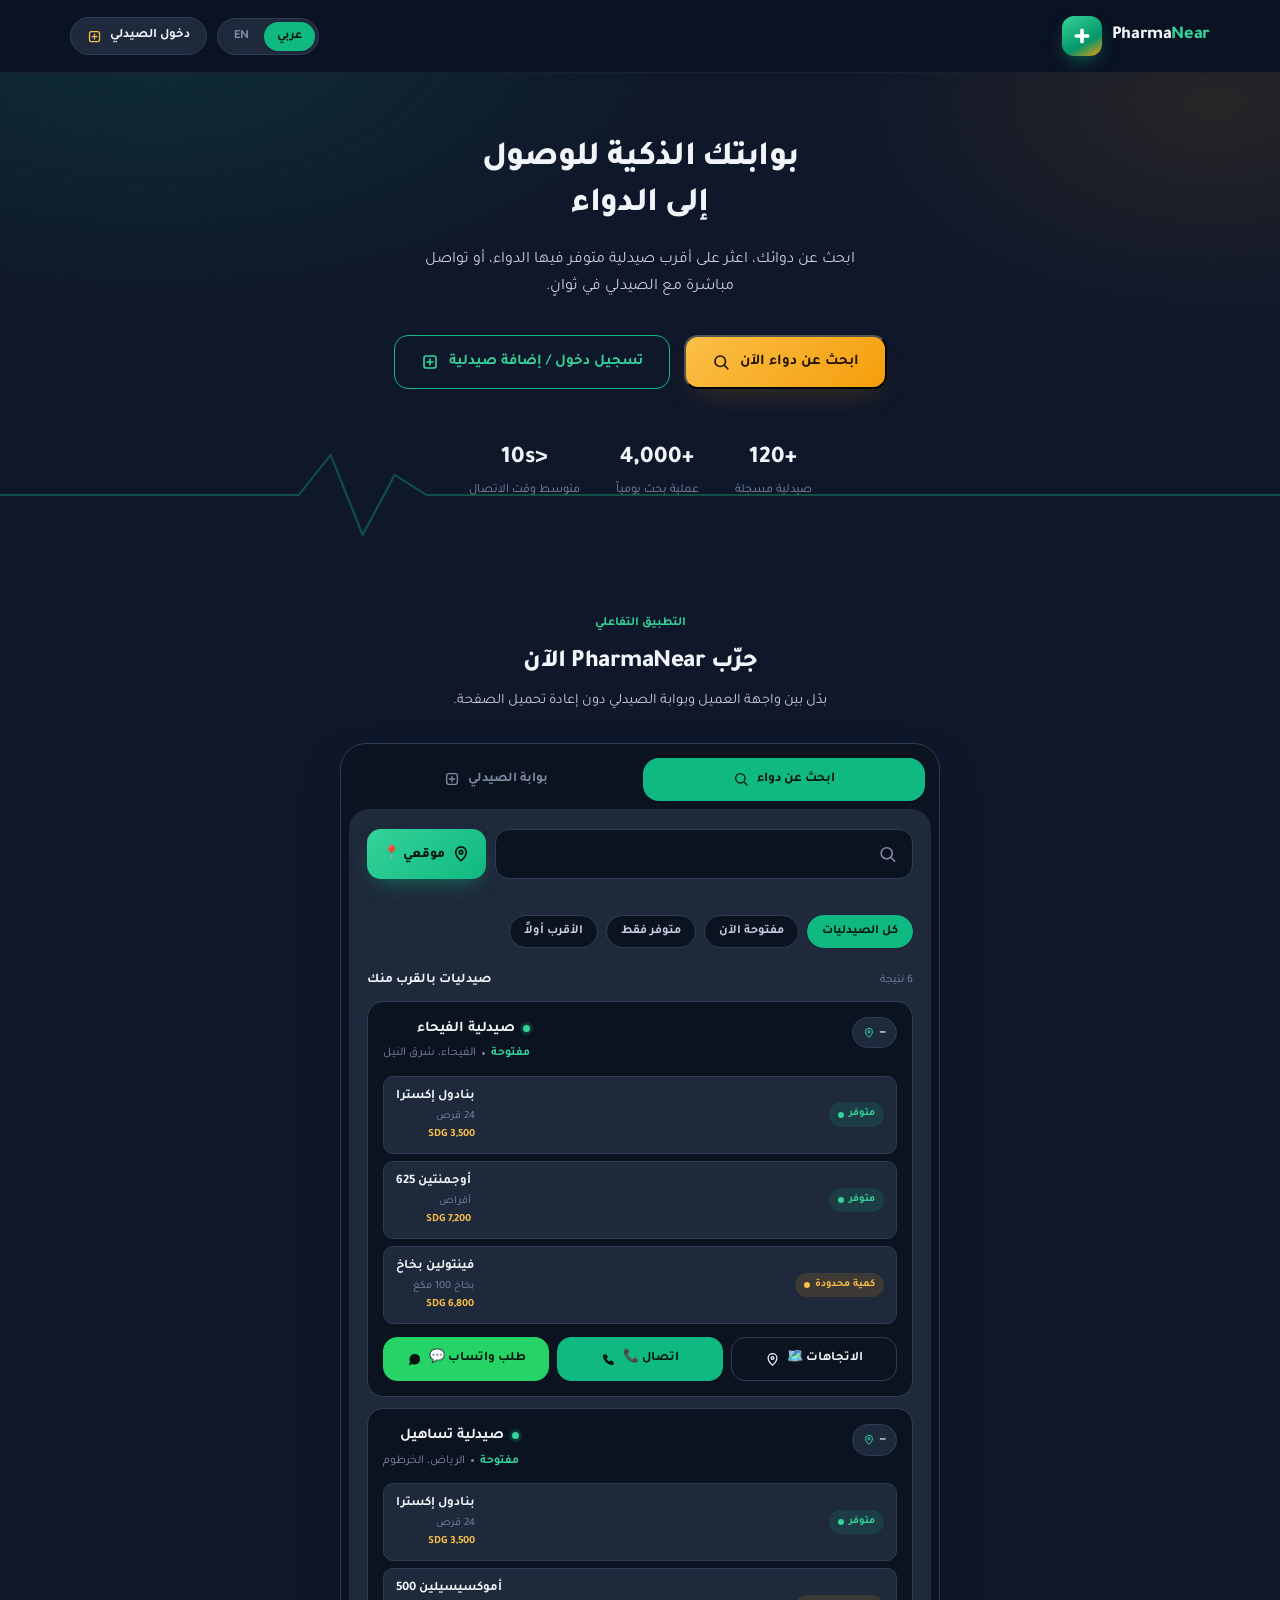
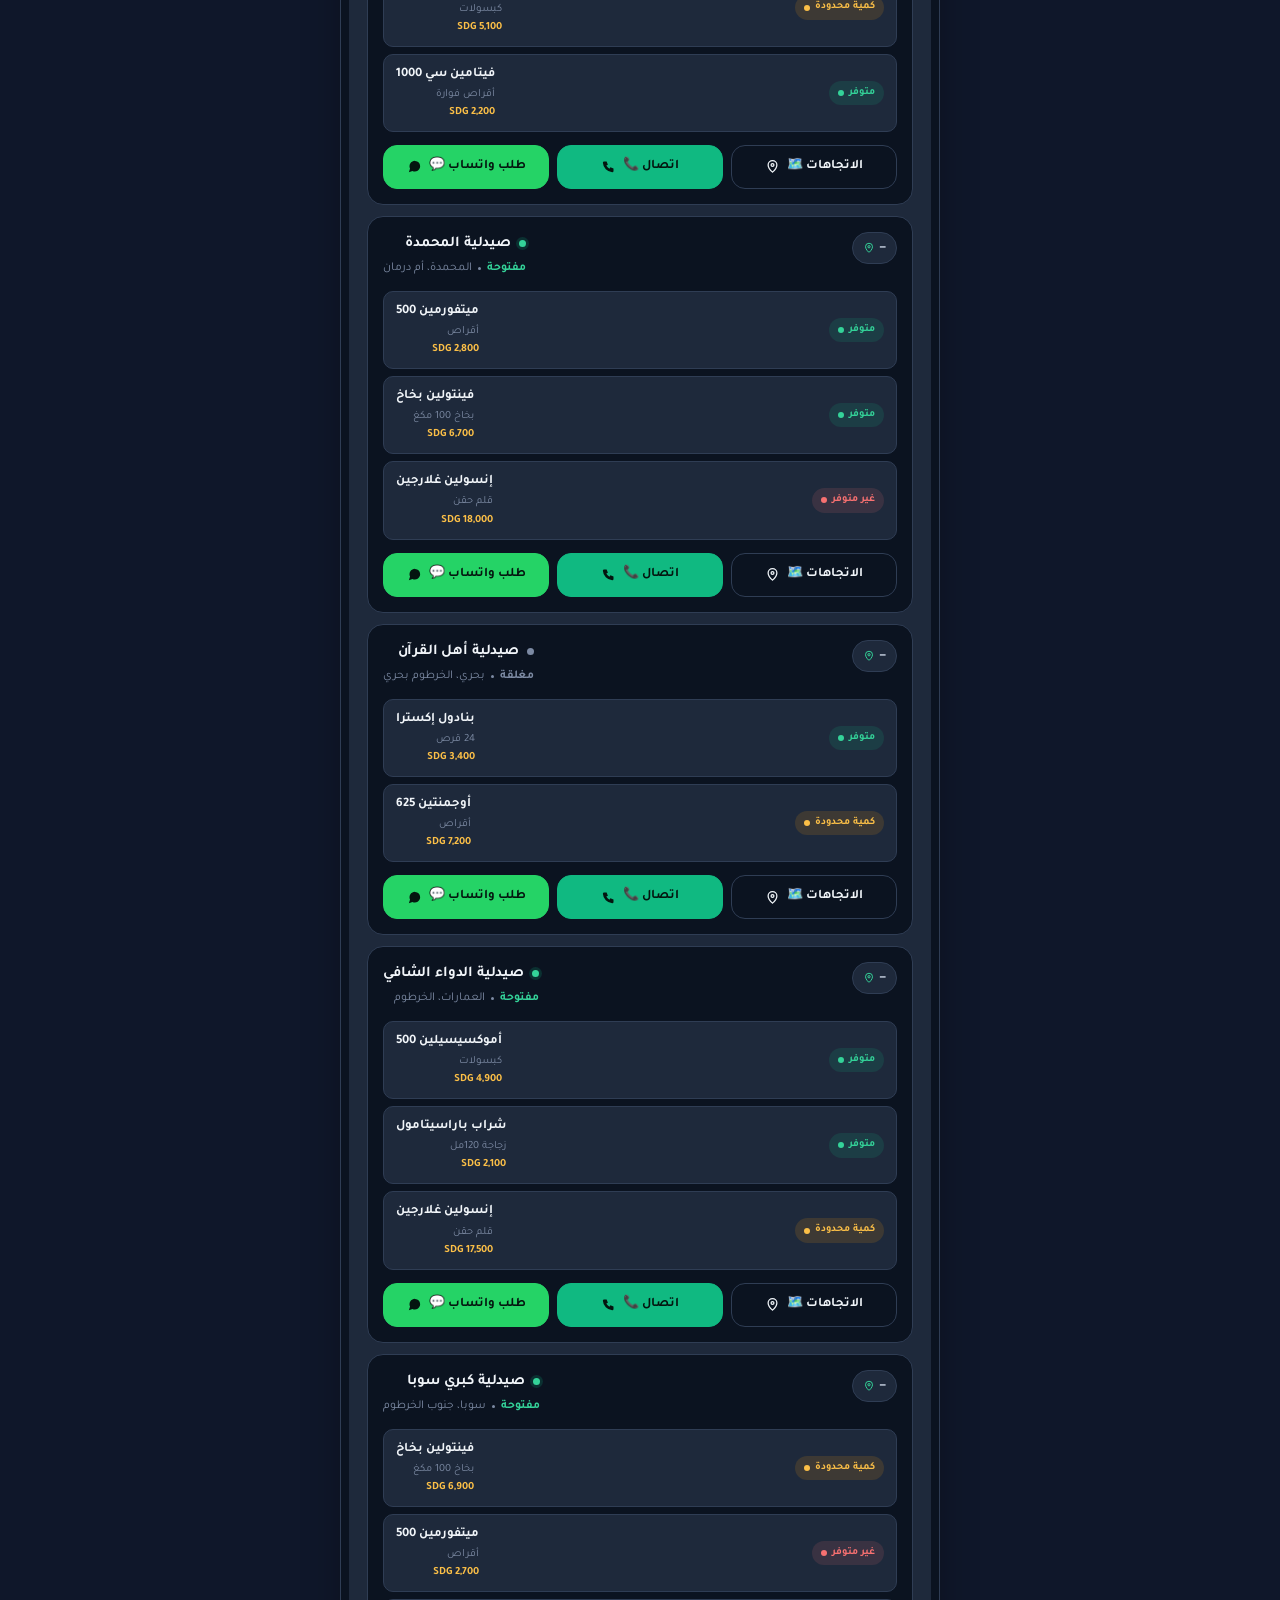
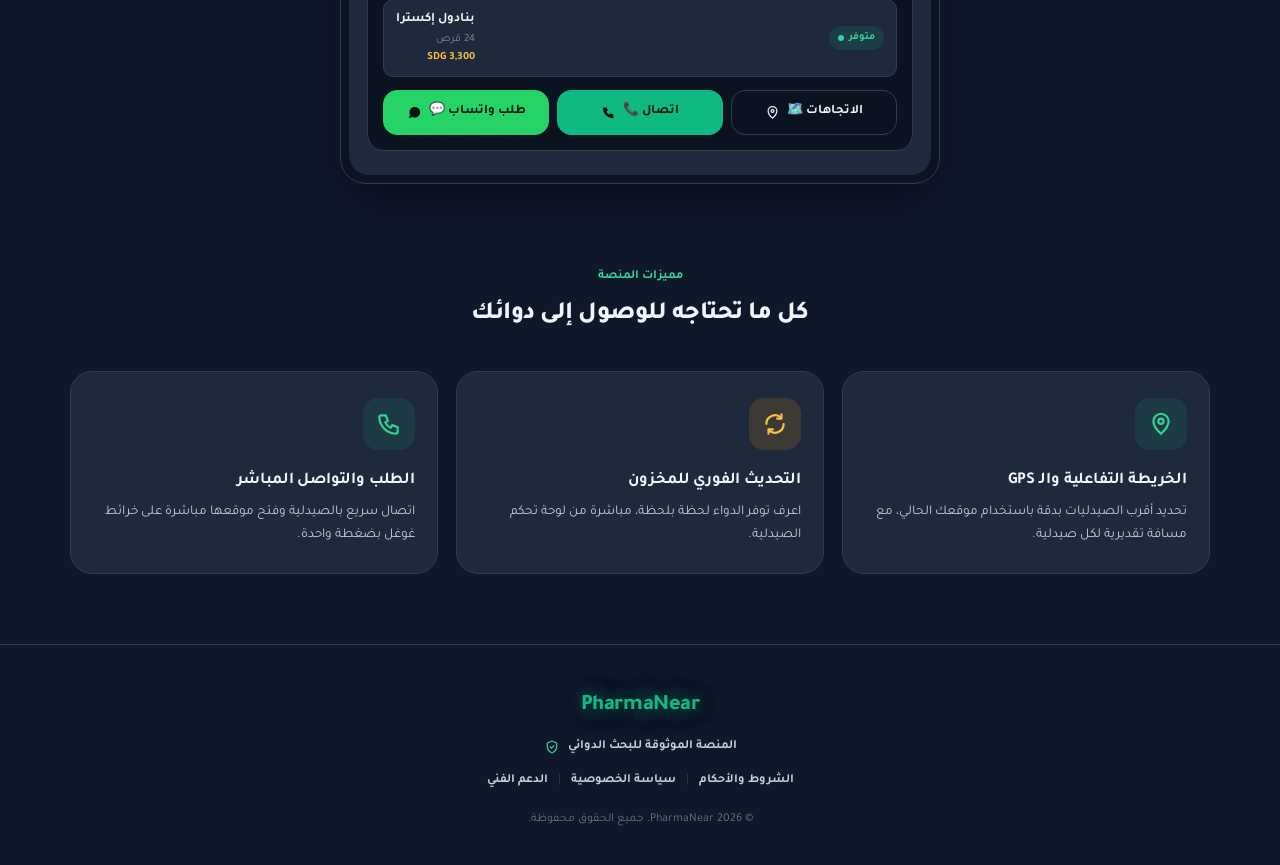
<file: files/index.html>
<!DOCTYPE html>
<html lang="ar" dir="rtl">
<head>
<meta charset="UTF-8">
<meta name="viewport" content="width=device-width, initial-scale=1.0, viewport-fit=cover">
<title>PharmaNear — بوابتك الذكية للدواء</title>
<link rel="preconnect" href="https://fonts.googleapis.com">
<link rel="preconnect" href="https://fonts.gstatic.com" crossorigin>
<link href="https://fonts.googleapis.com/css2?family=Manrope:wght@400;500;600;700;800&family=Tajawal:wght@400;500;700;800&display=swap" rel="stylesheet">
<style>
  :root{
    --navy-950:#0b1320;
    --navy-900:#0f172a;
    --card-800:#1e293b;
    --card-700:#263449;
    --line-700:#2f3d54;
    --emerald-500:#10b981;
    --emerald-400:#34d399;
    --emerald-glow:rgba(16,185,129,.18);
    --gold-500:#f59e0b;
    --gold-400:#fbbf47;
    --gold-glow:rgba(245,158,11,.22);
    --red-400:#f87171;
    --text-hi:#f1f5f9;
    --text-mid:#c3cede;
    --text-low:#7c8aa3;

    --radius-lg:22px;
    --radius-md:14px;
    --radius-sm:10px;
    --radius-pill:999px;

    --font-en:'Manrope',sans-serif;
    --font-ar:'Tajawal',sans-serif;
    --shadow-card:0 1px 2px rgba(0,0,0,.4), 0 12px 28px -12px rgba(0,0,0,.6);
    --shadow-lift:0 20px 50px -20px rgba(0,0,0,.65);
    --max-w:1180px;
  }

  *{box-sizing:border-box; margin:0; padding:0;}
  html{-webkit-tap-highlight-color:transparent; scroll-behavior:smooth;}
  body{
    background:var(--navy-900);
    color:var(--text-hi);
    font-family:var(--font-ar);
    min-height:100vh;
    line-height:1.55;
    -webkit-font-smoothing:antialiased;
    overflow-x:hidden;
  }
  html[lang="en"] body{ font-family:var(--font-en); }
  @media (prefers-reduced-motion: reduce){ *{animation-duration:.001ms !important; transition-duration:.001ms !important; scroll-behavior:auto !important;} }

  a{color:inherit; text-decoration:none;}
  button{font-family:inherit; cursor:pointer;}
  input, select{font-family:inherit;}
  ::selection{background:var(--emerald-glow); color:var(--text-hi);}
  img,svg{display:block;}

  .shell{max-width:var(--max-w); margin:0 auto; padding:0 20px;}

  [data-en], [data-ar]{}
  html[lang="ar"] [data-en-only]{display:none !important;}
  html[lang="en"] [data-ar-only]{display:none !important;}

  /* ============ HEADER ============ */
  .site-header{
    position:sticky; top:0; z-index:40;
    backdrop-filter:blur(16px) saturate(150%);
    background:rgba(11,19,32,.78);
    border-bottom:1px solid rgba(255,255,255,.06);
  }
  .header-inner{
    max-width:var(--max-w); margin:0 auto; padding:16px 20px;
    display:flex; align-items:center; justify-content:space-between; gap:16px;
  }
  .brand{display:flex; align-items:center; gap:10px;}
  .brand-mark{
    width:40px; height:40px; border-radius:12px; flex-shrink:0;
    background:linear-gradient(150deg, var(--emerald-400), #059669 65%, var(--gold-500));
    display:flex; align-items:center; justify-content:center;
    box-shadow:0 8px 18px -6px rgba(16,185,129,.55);
  }
  .brand-mark svg{width:22px; height:22px;}
  .brand-name{font-size:18px; font-weight:800; letter-spacing:-.02em;}
  .brand-name span{color:var(--emerald-400);}

  .header-actions{display:flex; align-items:center; gap:10px;}
  .lang-toggle{
    display:flex; align-items:center; gap:2px;
    background:var(--card-800); border:1px solid var(--line-700);
    border-radius:var(--radius-pill); padding:3px;
  }
  .lang-toggle button{
    border:none; background:transparent; color:var(--text-low);
    font-size:12.5px; font-weight:700; padding:7px 13px; border-radius:var(--radius-pill);
    transition:background .18s ease, color .18s ease;
  }
  .lang-toggle button.active{background:var(--emerald-500); color:#04150f;}

  .btn-portal{
    display:flex; align-items:center; gap:8px;
    background:var(--card-800); border:1px solid var(--line-700); color:var(--text-hi);
    font-size:13px; font-weight:700; padding:10px 16px; border-radius:var(--radius-pill);
    transition:border-color .16s ease, background .16s ease;
    white-space:nowrap;
  }
  .btn-portal svg{width:15px; height:15px; color:var(--gold-400); flex-shrink:0;}
  .btn-portal:hover{border-color:var(--gold-500); background:var(--card-700);}
  @media (max-width:640px){ .btn-portal span{display:none;} .btn-portal{padding:10px 12px;} }

  /* ============ HERO ============ */
  .hero{
    position:relative; padding:64px 0 52px; overflow:hidden;
    background:
      radial-gradient(900px 460px at 12% -8%, rgba(16,185,129,.14), transparent 60%),
      radial-gradient(700px 420px at 95% 6%, rgba(245,158,11,.10), transparent 55%);
  }
  .pulse-line{
    position:absolute; inset-inline:0; bottom:0; width:100%; height:120px;
    opacity:.35; pointer-events:none;
  }
  .hero-inner{max-width:var(--max-w); margin:0 auto; padding:0 20px; position:relative; text-align:center;}
  .hero h1{
    font-size:34px; font-weight:800; letter-spacing:-.02em; line-height:1.35;
    max-width:19ch; margin:0 auto;
  }
  .hero p.sub{
    color:var(--text-mid); font-size:16px; max-width:52ch; margin:18px auto 0; line-height:1.7;
  }
  .hero-ctas{display:flex; gap:14px; justify-content:center; margin-top:34px; flex-wrap:wrap;}
  .btn-hero{
    display:inline-flex; align-items:center; gap:10px;
    font-size:15px; font-weight:700; padding:16px 26px; border-radius:var(--radius-md);
    transition:transform .14s ease, box-shadow .14s ease, background .16s ease;
  }
  .btn-hero svg{width:18px; height:18px; flex-shrink:0;}
  .btn-hero:active{transform:scale(.97);}
  .btn-hero.gold{
    background:linear-gradient(135deg, var(--gold-400), var(--gold-500));
    color:#241300; box-shadow:0 14px 30px -12px var(--gold-glow);
  }
  .btn-hero.gold:hover{box-shadow:0 18px 36px -12px var(--gold-glow); transform:translateY(-1px);}
  .btn-hero.outline{
    background:transparent; border:1.5px solid var(--emerald-500); color:var(--emerald-400);
  }
  .btn-hero.outline:hover{background:rgba(16,185,129,.08); transform:translateY(-1px);}

  .hero-stats{
    display:flex; justify-content:center; gap:36px; margin-top:52px; flex-wrap:wrap;
  }
  .hero-stat b{display:block; font-size:24px; font-weight:800; color:var(--text-hi);}
  .hero-stat span{font-size:12.5px; color:var(--text-low);}

  /* ============ APP SECTION ============ */
  .app-section{padding:56px 0 60px;}
  .section-head{text-align:center; max-width:560px; margin:0 auto 30px;}
  .section-kicker{
    font-size:12.5px; font-weight:700; color:var(--emerald-400); margin-bottom:10px;
    display:inline-block;
  }
  .section-head h2{font-size:25px; font-weight:800; letter-spacing:-.02em;}
  .section-head p{color:var(--text-mid); font-size:14.5px; margin-top:8px;}

  .app-frame{
    max-width:600px; margin:0 auto;
    background:var(--navy-950); border:1px solid var(--line-700);
    border-radius:26px; padding:8px; box-shadow:var(--shadow-lift);
  }
  .app-tabs{
    display:grid; grid-template-columns:1fr 1fr; gap:6px; padding:6px;
  }
  .app-tab{
    display:flex; align-items:center; justify-content:center; gap:8px;
    border:none; background:transparent; color:var(--text-low);
    font-size:13.5px; font-weight:700; padding:13px 10px; border-radius:16px;
    transition:all .16s ease;
  }
  .app-tab svg{width:16px; height:16px; flex-shrink:0;}
  .app-tab.active{background:var(--emerald-500); color:#04150f;}
  .app-panel[hidden]{display:none;}
  .app-body{background:var(--card-800); border-radius:20px; padding:20px 18px 24px; margin-top:2px;}

  /* ---- shared bits reused inside app ---- */
  .search-shell{position:relative;}
  .search-shell svg.icon-search{
    position:absolute; inset-inline-start:16px; top:50%; transform:translateY(-50%);
    width:19px; height:19px; color:var(--text-low); pointer-events:none;
  }
  .search-input{
    width:100%; background:var(--navy-950); border:1px solid var(--line-700);
    color:var(--text-hi); border-radius:var(--radius-md);
    padding:15px 16px 15px 46px; font-size:15px; outline:none;
    transition:border-color .18s ease, box-shadow .18s ease;
  }
  html[dir="rtl"] .search-input{ padding:15px 46px 15px 16px; }
  .search-input::placeholder{color:var(--text-low);}
  .search-input:focus{border-color:var(--emerald-500); box-shadow:0 0 0 4px var(--emerald-glow);}

  .filter-row{display:flex; gap:8px; margin-top:12px; overflow-x:auto; padding-bottom:2px; scrollbar-width:none;}
  .filter-row::-webkit-scrollbar{display:none;}
  .chip{
    flex-shrink:0; border:1px solid var(--line-700); background:var(--navy-950);
    color:var(--text-mid); font-size:12.5px; font-weight:600; padding:8px 14px;
    border-radius:var(--radius-pill); transition:all .16s ease; white-space:nowrap;
  }
  .chip.active{background:var(--emerald-500); border-color:var(--emerald-500); color:#04150f;}

  .mini-label{display:flex; align-items:baseline; justify-content:space-between; margin:20px 0 10px;}
  .mini-label h3{font-size:13.5px; font-weight:700; color:var(--text-hi);}
  .mini-label .count{font-size:11.5px; color:var(--text-low);}

  .card-list{display:flex; flex-direction:column; gap:11px;}
  .pcard{ background:var(--navy-950); border:1px solid var(--line-700); border-radius:16px; padding:15px; }
  .pcard-top{display:flex; justify-content:space-between; align-items:flex-start; gap:10px;}
  .pcard-name-row{display:flex; align-items:center; gap:8px; flex-wrap:wrap;}
  .pcard-name{font-size:15px; font-weight:700; letter-spacing:-.01em;}
  .status-dot{width:7px; height:7px; border-radius:50%; flex-shrink:0;}
  .status-dot.open{background:var(--emerald-400); box-shadow:0 0 0 3px var(--emerald-glow);}
  .status-dot.closed{background:var(--text-low);}
  .pcard-meta{display:flex; align-items:center; gap:6px; margin-top:4px; color:var(--text-low); font-size:12px;}
  .pcard-meta .dot-sep{width:3px; height:3px; border-radius:50%; background:var(--text-low);}
  .open-text{color:var(--emerald-400); font-weight:600;}
  .closed-text{color:var(--text-low); font-weight:600;}

  .distance-badge{
    flex-shrink:0; display:flex; align-items:center; gap:4px;
    background:var(--card-800); border:1px solid var(--line-700);
    color:var(--text-mid); font-size:11.5px; font-weight:700;
    padding:6px 10px; border-radius:var(--radius-pill);
  }
  .distance-badge svg{width:12px; height:12px; color:var(--emerald-400);}

  .med-list{margin-top:13px; display:flex; flex-direction:column; gap:7px;}
  .med-row{
    display:flex; align-items:center; justify-content:space-between; gap:10px;
    background:var(--card-800); border:1px solid var(--line-700);
    border-radius:var(--radius-sm); padding:10px 12px;
  }
  .med-row .med-name{font-size:13px; font-weight:600; color:var(--text-hi);}
  .med-row .med-form{font-size:11px; color:var(--text-low); margin-top:1px;}
  .med-row .med-price{font-size:11px; color:var(--gold-400); font-weight:700; margin-top:1px;}
  .stock-tag{
    flex-shrink:0; font-size:10.5px; font-weight:700; padding:4px 9px; border-radius:var(--radius-pill);
    display:flex; align-items:center; gap:5px;
  }
  .stock-tag::before{content:''; width:6px; height:6px; border-radius:50%;}
  .stock-tag.in{background:rgba(16,185,129,.14); color:var(--emerald-400);}
  .stock-tag.in::before{background:var(--emerald-400);}
  .stock-tag.low{background:rgba(245,158,11,.14); color:var(--gold-400);}
  .stock-tag.low::before{background:var(--gold-400);}
  .stock-tag.out{background:rgba(248,113,113,.12); color:var(--red-400);}
  .stock-tag.out::before{background:var(--red-400);}

  .pcard-actions{display:grid; grid-template-columns:1fr 1fr; gap:8px; margin-top:13px;}
  .action-btn{
    display:flex; align-items:center; justify-content:center; gap:7px;
    padding:11px 10px; border-radius:var(--radius-md); font-size:13px; font-weight:700;
    border:1px solid var(--line-700); transition:transform .12s ease, background .16s ease, border-color .16s ease;
  }
  .action-btn svg{width:15px; height:15px; flex-shrink:0;}
  .action-btn:active{transform:scale(.97);}
  .action-btn.call{background:var(--emerald-500); color:#04150f; border-color:var(--emerald-500);}
  .action-btn.call:hover{background:var(--emerald-400);}
  .action-btn.map{background:transparent; color:var(--text-hi);}
  .action-btn.map:hover{border-color:var(--emerald-500); color:var(--emerald-400);}

  .empty-state{ display:none; flex-direction:column; align-items:center; text-align:center; padding:42px 16px 12px; color:var(--text-low); }
  .loading-text{ text-align:center; padding:40px 16px; color:var(--text-low); font-size:13px; }
  .empty-state.show{display:flex;}
  .empty-state svg{width:36px; height:36px; margin-bottom:12px; color:var(--line-700);}
  .empty-state h4{font-size:14px; color:var(--text-hi); font-weight:700; margin-bottom:5px;}
  .empty-state p{font-size:12.5px; max-width:30ch;}

  /* ---- pharmacist dashboard ---- */
  .info-card{ background:var(--navy-950); border:1px solid var(--line-700); border-radius:16px; padding:16px; }
  .info-card-top{display:flex; align-items:flex-start; justify-content:space-between; gap:12px;}
  .ghost-input{
    background:transparent; border:none; border-bottom:1px dashed transparent;
    color:var(--text-hi); font-size:16px; font-weight:800; padding:2px 0; width:100%;
  }
  .ghost-input:hover, .ghost-input:focus{border-bottom-color:var(--line-700); outline:none;}

  .toggle-switch{position:relative; display:inline-flex; flex-shrink:0; cursor:pointer;}
  .toggle-switch input{position:absolute; opacity:0; width:1px; height:1px;}
  .toggle-track{
    width:46px; height:26px; background:var(--card-800); border:1px solid var(--line-700);
    border-radius:var(--radius-pill); position:relative; transition:background .18s ease, border-color .18s ease;
  }
  .toggle-thumb{
    position:absolute; top:2px; left:2px; width:20px; height:20px; border-radius:50%;
    background:var(--text-low); transition:transform .18s ease, background .18s ease;
  }
  .toggle-switch input:checked + .toggle-track{background:rgba(16,185,129,.18); border-color:var(--emerald-500);}
  .toggle-switch input:checked + .toggle-track .toggle-thumb{transform:translateX(20px); background:var(--emerald-400);}
  html[dir="rtl"] .toggle-thumb{left:auto; right:2px;}
  html[dir="rtl"] .toggle-switch input:checked + .toggle-track .toggle-thumb{transform:translateX(-20px);}

  .status-caption{font-size:12px; color:var(--text-low); margin-top:4px;}
  .status-caption.is-open{color:var(--emerald-400); font-weight:600;}

  .info-fields{display:flex; flex-direction:column; gap:11px; margin-top:15px;}
  .field label{display:block; font-size:11.5px; color:var(--text-low); font-weight:600; margin-bottom:6px;}
  .field input, .field select{
    width:100%; background:var(--card-800); border:1px solid var(--line-700);
    color:var(--text-hi); border-radius:var(--radius-sm); padding:11px 12px; font-size:13px;
    outline:none; transition:border-color .16s ease, box-shadow .16s ease;
  }
  .field input:focus, .field select:focus{border-color:var(--emerald-500); box-shadow:0 0 0 4px var(--emerald-glow);}

  .btn-primary{
    margin-top:15px; width:100%; background:var(--emerald-500); color:#04150f;
    border:none; font-size:13.5px; font-weight:700; padding:13px; border-radius:var(--radius-md);
    transition:background .16s ease, transform .12s ease;
  }
  .btn-primary:hover{background:var(--emerald-400);}
  .btn-ghost{
    margin-top:15px; width:100%; background:transparent; color:var(--text-mid);
    border:1px solid var(--line-700); font-size:13.5px; font-weight:700; padding:13px; border-radius:var(--radius-md);
  }
  .btn-ghost:hover{border-color:var(--red-400); color:var(--red-400);}

  .med-form-card{ background:var(--navy-950); border:1px solid var(--line-700); border-radius:16px; padding:16px; }
  .form-grid{display:grid; grid-template-columns:1fr 1fr; gap:11px;}
  .form-grid .field.full{grid-column:1/-1;}
  .form-actions{display:flex; gap:10px;}
  .form-actions .btn-primary, .form-actions .btn-ghost{margin-top:15px; flex:1;}

  .inv-list{display:flex; flex-direction:column; gap:10px;}
  .inv-card{ background:var(--card-800); border:1px solid var(--line-700); border-radius:var(--radius-md); padding:13px; display:flex; flex-direction:column; gap:11px; }
  .inv-card-top{display:flex; justify-content:space-between; align-items:flex-start; gap:10px;}
  .inv-name{font-size:13.5px; font-weight:700;}
  .inv-meta{font-size:11.5px; color:var(--text-low); margin-top:2px;}
  .inv-price{color:var(--gold-400); font-weight:700;}
  .inv-actions{display:flex; gap:8px; flex-wrap:wrap;}
  .inv-btn{
    font-size:12px; font-weight:700; padding:8px 12px; border-radius:var(--radius-pill);
    border:1px solid var(--line-700); background:var(--navy-950); color:var(--text-mid);
  }
  .inv-btn:hover{border-color:var(--emerald-500); color:var(--text-hi);}
  .inv-btn.danger:hover{border-color:var(--red-400); color:var(--red-400);}
  .quick-select{
    font-size:12px; font-weight:700; padding:8px 10px; border-radius:var(--radius-pill);
    border:1px solid var(--line-700); background:var(--navy-950); color:var(--text-mid); outline:none;
  }
  .inv-empty{ text-align:center; padding:30px 16px; color:var(--text-low); font-size:12.5px; border:1px dashed var(--line-700); border-radius:var(--radius-md); }

  /* ---- trust banner ---- */
  .trust-banner{
    display:flex; align-items:flex-start; gap:12px;
    background:rgba(245,158,11,.08); border:1px solid rgba(245,158,11,.35);
    border-radius:var(--radius-md); padding:14px 16px;
  }
  .trust-banner svg{width:22px; height:22px; color:var(--gold-400); flex-shrink:0; margin-top:1px;}
  .trust-banner p{font-size:13px; color:var(--text-mid); line-height:1.65;}

  /* ---- upload field ---- */
  .upload-field{
    display:flex; align-items:center; gap:10px; cursor:pointer;
    background:var(--card-800); border:1.5px dashed var(--line-700);
    border-radius:var(--radius-sm); padding:14px 12px; color:var(--text-mid); font-size:13px;
    transition:border-color .16s ease, color .16s ease;
  }
  .upload-field:hover{border-color:var(--emerald-500); color:var(--text-hi);}
  .upload-field svg{width:18px; height:18px; color:var(--emerald-400); flex-shrink:0;}

  /* ---- pending review screen ---- */
  .pending-card{
    text-align:center; background:var(--navy-950); border:1px solid var(--line-700);
    border-radius:16px; padding:30px 20px;
  }
  .pending-icon{
    width:52px; height:52px; border-radius:50%; margin:0 auto 16px;
    display:flex; align-items:center; justify-content:center;
    background:rgba(245,158,11,.14); color:var(--gold-400);
  }
  .pending-icon svg{width:26px; height:26px;}
  .pending-card h3{font-size:16px; font-weight:800;}
  .pending-ref{font-size:12px; color:var(--text-low); margin-top:6px; font-family:monospace;}
  .status-badge{
    display:inline-flex; align-items:center; gap:6px; margin-top:12px;
    font-size:11.5px; font-weight:700; padding:6px 14px; border-radius:var(--radius-pill);
  }
  .status-badge.pending{background:rgba(245,158,11,.14); color:var(--gold-400);}
  .status-badge.pending::before{content:''; width:6px; height:6px; border-radius:50%; background:var(--gold-400);}
  .pending-summary{
    text-align:start; background:var(--card-800); border:1px solid var(--line-700);
    border-radius:var(--radius-md); padding:14px 16px; margin-top:20px; font-size:13px;
    color:var(--text-mid); display:flex; flex-direction:column; gap:8px;
  }
  .pending-summary .row{display:flex; justify-content:space-between; gap:10px;}
  .pending-summary .row b{color:var(--text-hi); font-weight:700;}
  .pending-note{font-size:12.5px; color:var(--text-low); margin-top:16px; line-height:1.7; max-width:42ch; margin-inline:auto;}

  /* ---- demo mode banner ---- */
  .demo-banner{
    display:flex; align-items:flex-start; gap:12px;
    background:rgba(16,185,129,.08); border:1px solid rgba(16,185,129,.35);
    border-radius:var(--radius-md); padding:13px 16px;
  }
  .demo-banner svg{width:20px; height:20px; color:var(--emerald-400); flex-shrink:0; margin-top:1px;}
  .demo-banner p{font-size:12.5px; color:var(--text-mid); line-height:1.6;}

  /* ============ FEATURES GRID ============ */
  .features-section{padding:20px 0 70px;}
  .features-grid{
    display:grid; grid-template-columns:repeat(3,1fr); gap:18px; margin-top:36px;
  }
  @media (max-width:860px){ .features-grid{grid-template-columns:1fr; max-width:440px; margin-inline:auto;} }
  .feature-card{
    background:var(--card-800); border:1px solid var(--line-700); border-radius:var(--radius-lg);
    padding:26px 22px; transition:border-color .2s ease, transform .2s ease;
  }
  .feature-card:hover{border-color:var(--emerald-500); transform:translateY(-3px);}
  .feature-icon{
    width:52px; height:52px; border-radius:15px; display:flex; align-items:center; justify-content:center;
    background:rgba(16,185,129,.12); margin-bottom:18px;
  }
  .feature-card:nth-child(2) .feature-icon{background:rgba(245,158,11,.14);}
  .feature-icon svg{width:26px; height:26px; color:var(--emerald-400);}
  .feature-card:nth-child(2) .feature-icon svg{color:var(--gold-400);}
  .feature-card h3{font-size:16.5px; font-weight:700; margin-bottom:8px; letter-spacing:-.01em;}
  .feature-card p{font-size:13.5px; color:var(--text-mid); line-height:1.7;}

  /* ============ FOOTER ============ */
  .site-footer{ border-top:1px solid var(--line-700); padding:44px 0 36px; }
  .footer-inner{ display:flex; flex-direction:column; align-items:center; text-align:center; gap:14px; }
  .footer-brand{
    font-size:22px; font-weight:800; letter-spacing:-.02em;
    color:var(--emerald-500);
    text-shadow:0 0 18px rgba(16,185,129,.55), 0 0 40px rgba(16,185,129,.25);
  }
  .footer-trust{
    display:flex; align-items:center; gap:8px; flex-wrap:wrap; justify-content:center;
    font-size:12.5px; font-weight:600; color:var(--text-mid);
  }
  .footer-trust-icon{width:16px; height:16px; color:var(--emerald-400); flex-shrink:0;}
  .footer-links{ display:flex; align-items:center; gap:10px; flex-wrap:wrap; justify-content:center; }
  .footer-links a{
    font-size:12.5px; color:var(--text-mid); font-weight:600; transition:color .16s ease;
  }
  .footer-links a:hover{color:var(--emerald-400);}
  .footer-sep{color:var(--line-700); font-size:12px;}
  .footer-copyright{ font-size:12px; color:#64748b; margin-top:6px; }

  /* ============ RTL micro-fixes ============ */
  html[dir="rtl"] .pcard-top{flex-direction:row-reverse;}
  html[dir="rtl"] .med-row{flex-direction:row-reverse;}
  html[dir="rtl"] .pcard-meta{flex-direction:row-reverse; justify-content:flex-end;}
  html[dir="rtl"] .distance-badge{flex-direction:row-reverse;}
  html[dir="rtl"] .stock-tag{flex-direction:row-reverse;}
  html[dir="rtl"] .action-btn{flex-direction:row-reverse;}
  html[dir="rtl"] .mini-label{flex-direction:row-reverse;}
  html[dir="rtl"] .brand{flex-direction:row-reverse;}
  html[dir="rtl"] .app-tab{flex-direction:row-reverse;}
  html[dir="rtl"] .info-card-top{flex-direction:row-reverse;}
  html[dir="rtl"] .inv-card-top{flex-direction:row-reverse;}
  html[dir="rtl"] .btn-portal{flex-direction:row-reverse;}
  html[dir="rtl"] .btn-hero{flex-direction:row-reverse;}
  html[dir="rtl"] .footer-trust{flex-direction:row-reverse;}

  @media (max-width:380px){ .form-grid{grid-template-columns:1fr;} }

  /* ---- geolocation: GPS button sitting beside the search box ---- */
  .search-row{ display:flex; gap:9px; align-items:stretch; }
  .search-row .search-shell{ flex:1 1 auto; min-width:0; }
  .detect-btn{
    flex:0 0 auto; display:flex; align-items:center; justify-content:center; gap:7px;
    background:linear-gradient(135deg, var(--emerald-400), var(--emerald-500));
    border:none; color:#04150f; font-size:13.5px; font-weight:800;
    padding:0 16px; border-radius:var(--radius-md); white-space:nowrap;
    box-shadow:0 10px 22px -10px rgba(16,185,129,.55);
    transition:transform .14s ease, box-shadow .14s ease, opacity .14s ease;
  }
  .detect-btn svg{width:18px; height:18px; flex-shrink:0;}
  @media (max-width:420px){ .detect-btn .detect-label{ display:none; } .detect-btn{ padding:0 14px; } }
  .detect-btn:hover{transform:translateY(-1px); box-shadow:0 16px 32px -10px rgba(16,185,129,.6);}
  .detect-btn:active{transform:scale(.98);}
  .detect-btn.loading{opacity:.75; pointer-events:none;}
  .locate-status{
    font-size:12px; color:var(--text-low); text-align:center; margin-top:8px; min-height:16px;
  }
  .locate-status.error{color:var(--red-400);}
  .locate-status.success{color:var(--emerald-400);}

  /* ---- pharmacy card action buttons: conditional contact/share row ---- */
  .pcard-actions.cols-2{ grid-template-columns:1fr 1fr; }
  .pcard-actions.cols-3{ grid-template-columns:1fr 1fr 1fr; }
  @media (max-width:380px){ .pcard-actions.cols-3{ grid-template-columns:1fr 1fr; } }
  .action-btn.whatsapp{ background:#25D366; color:#04150f; border-color:#25D366; }
  .action-btn.whatsapp:hover{ background:#2fe379; }
  .action-btn.share{ background:transparent; color:var(--text-hi); }
  .action-btn.share:hover{ border-color:var(--gold-500); color:var(--gold-400); }
</style>
</head>
<body>

<body>

<header class="site-header">
  <div class="header-inner">
    <div class="brand">
      <div class="brand-mark">
        <svg viewBox="0 0 24 24" width="24" height="24" fill="none" xmlns="http://www.w3.org/2000/svg">
          <rect x="10" y="4" width="4" height="16" rx="1.5" fill="#ffffff"/>
          <rect x="4" y="10" width="16" height="4" rx="1.5" fill="#ffffff"/>
        </svg>
      </div>
      <div class="brand-name">Pharma<span>Near</span></div>
    </div>
    <div class="header-actions">
      <div class="lang-toggle" role="group" aria-label="Language">
        <button type="button" id="btn-ar" class="active" onclick="setLang('ar')">عربي</button>
        <button type="button" id="btn-en" onclick="setLang('en')">EN</button>
      </div>
      <button type="button" class="btn-portal" onclick="goToApp('pharmacist')">
        <svg viewBox="0 0 24 24" fill="none" xmlns="http://www.w3.org/2000/svg">
          <rect x="4" y="4" width="16" height="16" rx="3" stroke="currentColor" stroke-width="2"/>
          <path d="M12 8v8M8 12h8" stroke="currentColor" stroke-width="2" stroke-linecap="round"/>
        </svg>
        <span data-ar-only>دخول الصيدلي</span><span data-en-only>Pharmacist Portal</span>
      </button>
    </div>
  </div>
</header>

<section class="hero">
  <svg class="pulse-line" viewBox="0 0 1200 120" preserveAspectRatio="none" xmlns="http://www.w3.org/2000/svg">
    <path d="M0 60 L280 60 L310 20 L340 100 L370 40 L400 60 L1200 60" stroke="#10b981" stroke-width="2" fill="none"/>
  </svg>
  <div class="hero-inner">
    <h1 data-ar-only>بوابتك الذكية للوصول إلى الدواء</h1>
    <h1 data-en-only>Your smart gateway to medicine access</h1>
    <p class="sub" data-ar-only>ابحث عن دوائك، اعثر على أقرب صيدلية متوفر فيها الدواء، أو تواصل مباشرة مع الصيدلي في ثوانٍ.</p>
    <p class="sub" data-en-only>Search for your medicine, find the nearest pharmacy that has it in stock, or contact the pharmacist directly — in seconds.</p>

    <div class="hero-ctas">
      <button type="button" class="btn-hero gold" onclick="goToApp('customer')">
        <svg viewBox="0 0 24 24" fill="none" xmlns="http://www.w3.org/2000/svg">
          <circle cx="11" cy="11" r="7" stroke="currentColor" stroke-width="2.2"/>
          <path d="M21 21l-4.3-4.3" stroke="currentColor" stroke-width="2.2" stroke-linecap="round"/>
        </svg>
        <span data-ar-only>ابحث عن دواء الآن</span>
        <span data-en-only>Search for medicine now</span>
      </button>
      <button type="button" class="btn-hero outline" onclick="goToApp('pharmacist')">
        <svg viewBox="0 0 24 24" fill="none" xmlns="http://www.w3.org/2000/svg">
          <rect x="4" y="4" width="16" height="16" rx="3" stroke="currentColor" stroke-width="2.2"/>
          <path d="M12 8v8M8 12h8" stroke="currentColor" stroke-width="2.2" stroke-linecap="round"/>
        </svg>
        <span data-ar-only>تسجيل دخول / إضافة صيدلية</span>
        <span data-en-only>Pharmacist login / Add pharmacy</span>
      </button>
    </div>

    <div class="hero-stats">
      <div class="hero-stat"><b>+120</b><span data-ar-only>صيدلية مسجلة</span><span data-en-only>registered pharmacies</span></div>
      <div class="hero-stat"><b>+4,000</b><span data-ar-only>عملية بحث يومياً</span><span data-en-only>searches per day</span></div>
      <div class="hero-stat"><b>&lt;10s</b><span data-ar-only>متوسط وقت الاتصال</span><span data-en-only>avg. time to contact</span></div>
    </div>
  </div>
</section>

<section class="app-section" id="app">
  <div class="shell">
    <div class="section-head">
      <span class="section-kicker" data-ar-only>التطبيق التفاعلي</span>
      <span class="section-kicker" data-en-only>Interactive app</span>
      <h2 data-ar-only>جرّب PharmaNear الآن</h2>
      <h2 data-en-only>Try PharmaNear right now</h2>
      <p data-ar-only>بدّل بين واجهة العميل وبوابة الصيدلي دون إعادة تحميل الصفحة.</p>
      <p data-en-only>Switch between the customer view and the pharmacist portal — no page reloads.</p>
    </div>

    <div class="app-frame">
      <div class="app-tabs" role="tablist">
        <button class="app-tab active" id="tab-customer" role="tab" aria-selected="true" onclick="switchApp('customer')">
          <svg viewBox="0 0 24 24" fill="none" xmlns="http://www.w3.org/2000/svg">
            <circle cx="11" cy="11" r="7" stroke="currentColor" stroke-width="2"/>
            <path d="M21 21l-4.3-4.3" stroke="currentColor" stroke-width="2" stroke-linecap="round"/>
          </svg>
          <span data-ar-only>ابحث عن دواء</span><span data-en-only>Find medicine</span>
        </button>
        <button class="app-tab" id="tab-pharmacist" role="tab" aria-selected="false" onclick="switchApp('pharmacist')">
          <svg viewBox="0 0 24 24" fill="none" xmlns="http://www.w3.org/2000/svg">
            <rect x="4" y="4" width="16" height="16" rx="3" stroke="currentColor" stroke-width="2"/>
            <path d="M12 8v8M8 12h8" stroke="currentColor" stroke-width="2" stroke-linecap="round"/>
          </svg>
          <span data-ar-only>بوابة الصيدلي</span><span data-en-only>Pharmacist portal</span>
        </button>
      </div>

      <div class="app-body">

        <!-- ============ CUSTOMER PANEL ============ -->
        <div class="app-panel" id="panel-customer">

          <div class="search-row">
            <div class="search-shell">
              <svg class="icon-search" viewBox="0 0 24 24" fill="none" xmlns="http://www.w3.org/2000/svg">
                <circle cx="11" cy="11" r="7" stroke="currentColor" stroke-width="2"/>
                <path d="M21 21l-4.3-4.3" stroke="currentColor" stroke-width="2" stroke-linecap="round"/>
              </svg>
              <input id="search-input" class="search-input" type="text" autocomplete="off"
                data-ar-placeholder="ابحث عن دواء، مثال: بنادول، أموكسيسيلين..."
                data-en-placeholder="Search medicine, e.g. Panadol, Amoxicillin..."
                oninput="renderPharmacies()">
            </div>
            <button type="button" class="detect-btn" id="detect-btn" onclick="captureLocation()" title="تحديد موقعي الحالي">
              <svg viewBox="0 0 24 24" fill="none" xmlns="http://www.w3.org/2000/svg">
                <path d="M12 21s-7-6.1-7-11.5A7 7 0 0119 9.5C19 14.9 12 21 12 21z" stroke="currentColor" stroke-width="2.2"/>
                <circle cx="12" cy="9.5" r="2.3" stroke="currentColor" stroke-width="2.2"/>
              </svg>
              <span class="detect-label" data-ar-only>موقعي 📍</span>
              <span class="detect-label" data-en-only>My location 📍</span>
            </button>
          </div>
          <div class="locate-status" id="locate-status"></div>

          <div class="filter-row" id="filter-row">
            <button class="chip active" data-filter="all" onclick="setFilter('all', this)">
              <span data-ar-only>كل الصيدليات</span><span data-en-only>All pharmacies</span>
            </button>
            <button class="chip" data-filter="open" onclick="setFilter('open', this)">
              <span data-ar-only>مفتوحة الآن</span><span data-en-only>Open now</span>
            </button>
            <button class="chip" data-filter="instock" onclick="setFilter('instock', this)">
              <span data-ar-only>متوفر فقط</span><span data-en-only>In stock only</span>
            </button>
            <button class="chip" data-filter="nearest" onclick="setFilter('nearest', this)">
              <span data-ar-only>الأقرب أولاً</span><span data-en-only>Nearest first</span>
            </button>
          </div>

          <div class="mini-label">
            <h3 data-ar-only>صيدليات بالقرب منك</h3>
            <h3 data-en-only>Pharmacies near you</h3>
            <span class="count" id="result-count"></span>
          </div>

          <div class="card-list" id="card-list"></div>

          <div class="empty-state" id="empty-state">
            <svg viewBox="0 0 24 24" fill="none" xmlns="http://www.w3.org/2000/svg">
              <circle cx="11" cy="11" r="7" stroke="currentColor" stroke-width="1.6"/>
              <path d="M21 21l-4.3-4.3" stroke="currentColor" stroke-width="1.6" stroke-linecap="round"/>
            </svg>
            <h4 data-ar-only>لا توجد صيدليات مطابقة</h4>
            <h4 data-en-only>No matching pharmacies</h4>
            <p data-ar-only>جرّب اسم دواء آخر أو أزل عوامل التصفية.</p>
            <p data-en-only>Try a different medicine name or clear your filters.</p>
          </div>
        </div>

        <!-- ============ PHARMACIST PANEL ============ -->
        <div class="app-panel" id="panel-pharmacist" hidden>

          <!-- ---- STAGE 1: VERIFICATION GATE ---- -->
          <div id="pharmacist-gate">

            <div class="trust-banner">
              <svg viewBox="0 0 24 24" fill="none" xmlns="http://www.w3.org/2000/svg">
                <path d="M12 3l7 3v5c0 5-3.2 8.5-7 10-3.8-1.5-7-5-7-10V6l7-3z" stroke="currentColor" stroke-width="1.8" stroke-linejoin="round"/>
                <path d="M9.5 12l1.8 1.8L15 10" stroke="currentColor" stroke-width="1.8" stroke-linecap="round" stroke-linejoin="round"/>
              </svg>
              <p data-ar-only>جميع الطلبات تخضع للمراجعة والتحقق من التراخيص الطبية قبل منح صلاحية الوصول.</p>
              <p data-en-only>All applications are subject to review and medical-license verification before access is granted.</p>
            </div>

            <div class="mini-label" style="margin-top:22px;">
              <h3 data-ar-only>طلب انضمام صيدلية معتمدة</h3>
              <h3 data-en-only>Verified pharmacy application</h3>
            </div>

            <form class="med-form-card" id="verify-form" onsubmit="submitVerification(event)">
              <div class="form-grid">
                <div class="field full">
                  <label data-ar-only>اسم الصيدلية</label><label data-en-only>Pharmacy name</label>
                  <input id="v-name" required placeholder="e.g. صيدلية النور">
                </div>
                <div class="field">
                  <label data-ar-only>رقم الترخيص / التصريح</label><label data-en-only>License / permit number</label>
                  <input id="v-license" required placeholder="e.g. SD-PHM-04821">
                </div>
                <div class="field">
                  <label data-ar-only>المنطقة / المدينة</label><label data-en-only>District / city</label>
                  <input id="v-city" required placeholder="e.g. الخرطوم">
                </div>
                <div class="field full">
                  <label data-ar-only>رقم هاتف المدير المسؤول</label><label data-en-only>Manager phone number</label>
                  <input id="v-phone" type="tel" required placeholder="+249 9XX XXX XXX">
                </div>
                <div class="field full">
                  <label data-ar-only>صورة الترخيص (PDF / JPG)</label><label data-en-only>License document (PDF / JPG)</label>
                  <label class="upload-field" for="v-doc">
                    <svg viewBox="0 0 24 24" fill="none" xmlns="http://www.w3.org/2000/svg">
                      <path d="M12 16V4M12 4l-4 4M12 4l4 4" stroke="currentColor" stroke-width="1.8" stroke-linecap="round" stroke-linejoin="round"/>
                      <path d="M4 16v3a2 2 0 002 2h12a2 2 0 002-2v-3" stroke="currentColor" stroke-width="1.8" stroke-linecap="round"/>
                    </svg>
                    <span id="upload-label" data-ar-only>اضغط لرفع صورة الترخيص</span>
                    <span id="upload-label-en" data-en-only>Click to upload your license</span>
                    <input id="v-doc" type="file" accept=".pdf,.jpg,.jpeg,.png" onchange="handleDocSelect(this)" hidden>
                  </label>
                </div>
              </div>
              <div class="form-actions">
                <button type="submit" class="btn-primary">
                  <span data-ar-only>إرسال طلب الانضمام</span><span data-en-only>Submit application</span>
                </button>
              </div>
            </form>
          </div>

          <!-- ---- STAGE 2: PENDING REVIEW ---- -->
          <div id="pharmacist-pending" hidden>
            <div class="pending-card">
              <div class="pending-icon">
                <svg viewBox="0 0 24 24" fill="none" xmlns="http://www.w3.org/2000/svg">
                  <circle cx="12" cy="12" r="9" stroke="currentColor" stroke-width="1.8"/>
                  <path d="M12 7v5l3.2 2" stroke="currentColor" stroke-width="1.8" stroke-linecap="round" stroke-linejoin="round"/>
                </svg>
              </div>
              <h3 data-ar-only>تم استلام طلبك بنجاح</h3>
              <h3 data-en-only>Your application has been received</h3>
              <p class="pending-ref" id="pending-ref"></p>
              <span class="status-badge pending" data-ar-only>قيد المراجعة</span>
              <span class="status-badge pending" data-en-only>Under review</span>

              <div class="pending-summary" id="pending-summary"></div>

              <p class="pending-note" data-ar-only>سيتم التواصل معك خلال 24–48 ساعة عمل بعد التحقق من الترخيص الطبي لدى الجهات المختصة.</p>
              <p class="pending-note" data-en-only>We'll contact you within 24–48 business hours once your medical license has been verified with the relevant authorities.</p>

              <div class="form-actions">
                <button type="button" class="btn-primary" onclick="previewDashboard()">
                  <span data-ar-only>معاينة لوحة التحكم (وضع تجريبي)</span><span data-en-only>Preview dashboard (demo mode)</span>
                </button>
                <button type="button" class="btn-ghost" onclick="editApplication()">
                  <span data-ar-only>تعديل الطلب</span><span data-en-only>Edit application</span>
                </button>
              </div>
            </div>
          </div>

          <!-- ---- STAGE 3: DASHBOARD (DEMO PREVIEW) ---- -->
          <div id="pharmacist-dashboard" hidden>

            <div class="demo-banner">
              <svg viewBox="0 0 24 24" fill="none" xmlns="http://www.w3.org/2000/svg">
                <path d="M12 9v4M12 16.5h.01" stroke="currentColor" stroke-width="2" stroke-linecap="round"/>
                <circle cx="12" cy="12" r="9" stroke="currentColor" stroke-width="1.8"/>
              </svg>
              <p data-ar-only>أنت في وضع المعاينة التجريبية — لن تُفعَّل هذه البيانات فعلياً حتى تتم الموافقة على طلبك.</p>
              <p data-en-only>You're in demo preview mode — this data won't go live until your application is approved.</p>
            </div>

            <div class="mini-label" style="margin-top:18px;">
              <h3 data-ar-only>بيانات الصيدلية</h3>
              <h3 data-en-only>Pharmacy info</h3>
            </div>
            <div class="info-card">
              <div class="info-card-top">
                <div style="flex:1;">
                  <input id="pharm-name" class="ghost-input" value="صيدلية النور" aria-label="Pharmacy name">
                  <div class="status-caption is-open" id="open-status-caption" data-ar-only>مفتوحة الآن</div>
                  <div class="status-caption is-open" id="open-status-caption-en" data-en-only>Open now</div>
                </div>
                <label class="toggle-switch" aria-label="Open or closed">
                  <input type="checkbox" id="pharm-open-toggle" checked onchange="toggleOpenStatus()">
                  <span class="toggle-track"><span class="toggle-thumb"></span></span>
                </label>
              </div>
              <div class="info-fields">
                <div class="field">
                  <label data-ar-only>العنوان</label><label data-en-only>Address</label>
                  <input id="pharm-address" type="text" value="شارع الرياض، الخرطوم">
                </div>
                <div class="field">
                  <label data-ar-only>رقم التواصل</label><label data-en-only>Contact number</label>
                  <input id="pharm-phone" type="tel" value="+249912345001">
                </div>
                <div class="field">
                  <label data-ar-only>ساعات العمل</label><label data-en-only>Working hours</label>
                  <input id="pharm-hours" type="text" value="8:00 ص – 11:00 م" placeholder="e.g. 8:00 AM – 11:00 PM">
                </div>
              </div>
              <button class="btn-primary" onclick="savePharmacyInfo(event)">
                <span data-ar-only>حفظ التغييرات</span><span data-en-only>Save changes</span>
              </button>
            </div>

            <div class="mini-label">
              <h3 id="form-heading-ar" data-ar-only>إضافة دواء</h3>
              <h3 id="form-heading" data-en-only>Add medicine</h3>
            </div>
            <form class="med-form-card" id="med-form" onsubmit="handleMedSubmit(event)">
              <div class="form-grid">
                <div class="field full">
                  <label data-ar-only>اسم الدواء</label><label data-en-only>Medicine name</label>
                  <input id="f-name" required placeholder="e.g. Panadol Extra">
                </div>
                <div class="field">
                  <label data-ar-only>الجرعة / الشكل</label><label data-en-only>Dosage / form</label>
                  <input id="f-form" required placeholder="e.g. 500mg, 24 tablets">
                </div>
                <div class="field">
                  <label data-ar-only>السعر (جنيه)</label><label data-en-only>Price (SDG)</label>
                  <input id="f-price" type="number" min="0" step="1" required placeholder="e.g. 3500">
                </div>
                <div class="field full">
                  <label data-ar-only>حالة التوفر</label><label data-en-only>Stock status</label>
                  <select id="f-status">
                    <option value="in" data-ar-only>متوفر</option><option value="in" data-en-only>In stock</option>
                    <option value="low" data-ar-only>كمية محدودة</option><option value="low" data-en-only>Low stock</option>
                    <option value="out" data-ar-only>غير متوفر</option><option value="out" data-en-only>Out of stock</option>
                  </select>
                </div>
              </div>
              <div class="form-actions">
                <button type="submit" class="btn-primary" id="form-submit-btn">
                  <span data-ar-only>إضافة الدواء</span><span data-en-only>Add medicine</span>
                </button>
                <button type="button" class="btn-ghost" id="form-cancel-btn" onclick="cancelEdit()" hidden>
                  <span data-ar-only>إلغاء</span><span data-en-only>Cancel</span>
                </button>
              </div>
            </form>

            <div class="mini-label">
              <h3 data-ar-only>مخزونك الحالي</h3>
              <h3 data-en-only>Your inventory</h3>
              <span class="count" id="inv-count"></span>
            </div>
            <div class="inv-list" id="inv-list"></div>

          </div>

        </div>

      </div>
    </div>
  </div>
</section>

<section class="features-section">
  <div class="shell">
    <div class="section-head">
      <span class="section-kicker" data-ar-only>مميزات المنصة</span>
      <span class="section-kicker" data-en-only>Platform features</span>
      <h2 data-ar-only>كل ما تحتاجه للوصول إلى دوائك</h2>
      <h2 data-en-only>Everything you need to reach your medicine</h2>
    </div>

    <div class="features-grid">
      <div class="feature-card">
        <div class="feature-icon">
          <svg viewBox="0 0 24 24" fill="none" xmlns="http://www.w3.org/2000/svg">
            <path d="M12 21s-7-6.1-7-11.5A7 7 0 0119 9.5C19 14.9 12 21 12 21z" stroke="currentColor" stroke-width="2"/>
            <circle cx="12" cy="9.5" r="2.4" stroke="currentColor" stroke-width="2"/>
          </svg>
        </div>
        <h3 data-ar-only>الخريطة التفاعلية والـ GPS</h3>
        <h3 data-en-only>Interactive map &amp; GPS</h3>
        <p data-ar-only>تحديد أقرب الصيدليات بدقة باستخدام موقعك الحالي، مع مسافة تقديرية لكل صيدلية.</p>
        <p data-en-only>Pinpoint the nearest pharmacies accurately using your live location, with an estimated distance for each.</p>
      </div>
      <div class="feature-card">
        <div class="feature-icon">
          <svg viewBox="0 0 24 24" fill="none" xmlns="http://www.w3.org/2000/svg">
            <path d="M4 12a8 8 0 0113.66-5.66M20 12a8 8 0 01-13.66 5.66" stroke="currentColor" stroke-width="2" stroke-linecap="round"/>
            <path d="M18 3v4h-4M6 21v-4h4" stroke="currentColor" stroke-width="2" stroke-linecap="round" stroke-linejoin="round"/>
          </svg>
        </div>
        <h3 data-ar-only>التحديث الفوري للمخزون</h3>
        <h3 data-en-only>Real-time stock updates</h3>
        <p data-ar-only>اعرف توفر الدواء لحظة بلحظة، مباشرة من لوحة تحكم الصيدلية.</p>
        <p data-en-only>Know medicine availability instantly, updated directly from the pharmacy's dashboard.</p>
      </div>
      <div class="feature-card">
        <div class="feature-icon">
          <svg viewBox="0 0 24 24" fill="none" xmlns="http://www.w3.org/2000/svg">
            <path d="M5 4h4l2 5-2.5 1.5a11 11 0 005 5L15 13l5 2v4a2 2 0 01-2 2A16 16 0 013 6a2 2 0 012-2z" stroke="currentColor" stroke-width="2" stroke-linejoin="round"/>
          </svg>
        </div>
        <h3 data-ar-only>الطلب والتواصل المباشر</h3>
        <h3 data-en-only>Direct contact &amp; ordering</h3>
        <p data-ar-only>اتصال سريع بالصيدلية وفتح موقعها مباشرة على خرائط غوغل بضغطة واحدة.</p>
        <p data-en-only>Call the pharmacy instantly or open its location on Google Maps with a single tap.</p>
      </div>
    </div>
  </div>
</section>

<footer class="site-footer">
  <div class="shell footer-inner">
    <div class="footer-brand">PharmaNear</div>

    <div class="footer-trust">
      <svg class="footer-trust-icon" viewBox="0 0 24 24" fill="none" xmlns="http://www.w3.org/2000/svg">
        <path d="M12 3l7 3v5c0 5-3.2 8.5-7 10-3.8-1.5-7-5-7-10V6l7-3z" stroke="currentColor" stroke-width="1.8" stroke-linejoin="round"/>
        <path d="M9.5 12l1.8 1.8L15 10" stroke="currentColor" stroke-width="1.8" stroke-linecap="round" stroke-linejoin="round"/>
      </svg>
      <span data-ar-only>المنصة الموثوقة للبحث الدوائي</span>
      <span data-en-only>The trusted medicine search platform</span>
    </div>

    <nav class="footer-links">
      <a href="#" data-ar-only>الشروط والأحكام</a><a href="#" data-en-only>Terms &amp; Conditions</a>
      <span class="footer-sep">|</span>
      <a href="#" data-ar-only>سياسة الخصوصية</a><a href="#" data-en-only>Privacy Policy</a>
      <span class="footer-sep">|</span>
      <a href="#" data-ar-only>الدعم الفني</a><a href="#" data-en-only>Technical Support</a>
    </nav>

    <p class="footer-copyright">
      <span data-ar-only>© 2026 PharmaNear. جميع الحقوق محفوظة.</span>
      <span data-en-only>© 2026 PharmaNear. All rights reserved.</span>
    </p>
  </div>
</footer>

<script>
/* ==========================================================================
   PharmaNear — frontend logic
   Talks to the Flask backend at /api/... (see app.py). No page reloads —
   everything below is fetch() + DOM updates.
   ========================================================================== */

let currentLang = 'ar';
let currentFilter = 'all';
let currentAppView = 'customer';
let editingMedicineId = null;
let pharmacistStage = 'gate';
let myPharmacyId = null;
let myPharmacy = null;
let userCoords = null; // { lat, lng } once captured
let searchDebounceTimer = null;
let lastResults = []; // the most recently rendered pharmacy list, indexed for onclick handlers

/* ============================================================
   الصيدليات المسجّلة — تظهر فوراً عند فتح الصفحة.
   عند الضغط على زر "موقعي 📍" يتم استبدالها بالصيدليات الحقيقية
   القريبة من موقع الزائر عبر /api/pharmacies.
   ============================================================ */
const DEFAULT_PHARMACIES = [
  {
    name: { en: 'Al-Fayha Pharmacy', ar: 'صيدلية الفيحاء' },
    address: { en: 'Al-Fayha, East Nile', ar: 'الفيحاء، شرق النيل' },
    latitude: 15.6120, longitude: 32.6180, distance_km: null,
    is_open: true, phone: '+249911000006', hours: '8:00 ص – 11:00 م',
    medicines: [
      { name: { en: 'Panadol Extra', ar: 'بنادول إكسترا' }, form: { en: '24 tablets', ar: '24 قرص' }, price: 3500, availability: 'in_stock' },
      { name: { en: 'Augmentin 625mg', ar: 'أوجمنتين 625' }, form: { en: 'Tablets', ar: 'أقراص' }, price: 7200, availability: 'in_stock' },
      { name: { en: 'Ventolin Inhaler', ar: 'فينتولين بخاخ' }, form: { en: 'Inhaler 100mcg', ar: 'بخاخ 100 مكغ' }, price: 6800, availability: 'low_stock' },
    ],
  },
  {
    name: { en: "Tas'heel Pharmacy", ar: 'صيدلية تساهيل' },
    address: { en: 'Al-Riyadh, Khartoum', ar: 'الرياض، الخرطوم' },
    latitude: 15.583, longitude: 32.538, distance_km: null,
    is_open: true, phone: '+249911000001', hours: '8:00 ص – 11:00 م',
    medicines: [
      { name: { en: 'Panadol Extra', ar: 'بنادول إكسترا' }, form: { en: '24 tablets', ar: '24 قرص' }, price: 3500, availability: 'in_stock' },
      { name: { en: 'Amoxicillin 500mg', ar: 'أموكسيسيلين 500' }, form: { en: 'Capsules', ar: 'كبسولات' }, price: 5100, availability: 'low_stock' },
      { name: { en: 'Vitamin C 1000mg', ar: 'فيتامين سي 1000' }, form: { en: 'Effervescent tablets', ar: 'أقراص فوارة' }, price: 2200, availability: 'in_stock' },
    ],
  },
  {
    name: { en: 'Al-Mahmada Pharmacy', ar: 'صيدلية المحمدة' },
    address: { en: 'Al-Mahmada, Omdurman', ar: 'المحمدة، أم درمان' },
    latitude: 15.646, longitude: 32.478, distance_km: null,
    is_open: true, phone: '+249911000002', hours: '9:00 ص – 12:00 ص',
    medicines: [
      { name: { en: 'Metformin 500mg', ar: 'ميتفورمين 500' }, form: { en: 'Tablets', ar: 'أقراص' }, price: 2800, availability: 'in_stock' },
      { name: { en: 'Ventolin Inhaler', ar: 'فينتولين بخاخ' }, form: { en: 'Inhaler 100mcg', ar: 'بخاخ 100 مكغ' }, price: 6700, availability: 'in_stock' },
      { name: { en: 'Insulin Glargine', ar: 'إنسولين غلارجين' }, form: { en: 'Injection pen', ar: 'قلم حقن' }, price: 18000, availability: 'out_of_stock' },
    ],
  },
  {
    name: { en: 'Ahl Al-Quran Pharmacy', ar: 'صيدلية أهل القرآن' },
    address: { en: 'Bahri, Khartoum North', ar: 'بحري، الخرطوم بحري' },
    latitude: 15.644, longitude: 32.533, distance_km: null,
    is_open: false, phone: '+249911000003', hours: '8:00 ص – 10:00 م',
    medicines: [
      { name: { en: 'Panadol Extra', ar: 'بنادول إكسترا' }, form: { en: '24 tablets', ar: '24 قرص' }, price: 3400, availability: 'in_stock' },
      { name: { en: 'Augmentin 625mg', ar: 'أوجمنتين 625' }, form: { en: 'Tablets', ar: 'أقراص' }, price: 7200, availability: 'low_stock' },
    ],
  },
  {
    name: { en: 'Al-Dawa Al-Shafi Pharmacy', ar: 'صيدلية الدواء الشافي' },
    address: { en: 'Al-Amarat, Khartoum', ar: 'العمارات، الخرطوم' },
    latitude: 15.574, longitude: 32.547, distance_km: null,
    is_open: true, phone: '+249911000004', hours: '24 ساعة',
    medicines: [
      { name: { en: 'Amoxicillin 500mg', ar: 'أموكسيسيلين 500' }, form: { en: 'Capsules', ar: 'كبسولات' }, price: 4900, availability: 'in_stock' },
      { name: { en: 'Paracetamol Syrup', ar: 'شراب باراسيتامول' }, form: { en: '120ml bottle', ar: 'زجاجة 120مل' }, price: 2100, availability: 'in_stock' },
      { name: { en: 'Insulin Glargine', ar: 'إنسولين غلارجين' }, form: { en: 'Injection pen', ar: 'قلم حقن' }, price: 17500, availability: 'low_stock' },
    ],
  },
  {
    name: { en: 'Kobri Soba Pharmacy', ar: 'صيدلية كبري سوبا' },
    address: { en: 'Soba, South Khartoum', ar: 'سوبا، جنوب الخرطوم' },
    latitude: 15.528, longitude: 32.560, distance_km: null,
    is_open: true, phone: '+249911000005', hours: '8:00 ص – 11:00 م',
    medicines: [
      { name: { en: 'Ventolin Inhaler', ar: 'فينتولين بخاخ' }, form: { en: 'Inhaler 100mcg', ar: 'بخاخ 100 مكغ' }, price: 6900, availability: 'low_stock' },
      { name: { en: 'Metformin 500mg', ar: 'ميتفورمين 500' }, form: { en: 'Tablets', ar: 'أقراص' }, price: 2700, availability: 'out_of_stock' },
      { name: { en: 'Panadol Extra', ar: 'بنادول إكسترا' }, form: { en: '24 tablets', ar: '24 قرص' }, price: 3300, availability: 'in_stock' },
    ],
  },
];

// The list currently on screen: the directory above, or live GPS results.
let activePharmacies = DEFAULT_PHARMACIES;

const statusLabel = {
  in_stock:     { en: 'In stock',     ar: 'متوفر' },
  low_stock:    { en: 'Low stock',    ar: 'كمية محدودة' },
  out_of_stock: { en: 'Out of stock', ar: 'غير متوفر' },
};

/* ============ HELPERS ============ */
function escapeHtml(str) {
  return String(str ?? '').replace(/[&<>"']/g, s => ({ '&': '&amp;', '<': '&lt;', '>': '&gt;', '"': '&quot;', "'": '&#39;' }[s]));
}
function medName(m, lang) { return m.name ? m.name[lang] : ''; }
function medForm(m, lang) { return m.form ? m.form[lang] : ''; }
function directionsUrl(ph) { return `https://www.google.com/maps/dir/?api=1&destination=${ph.latitude},${ph.longitude}`; }
function telUrl(phone) { return `tel:${phone}`; }
function whatsappUrl(phone, text) {
  // wa.me wants digits only (country code + number, no "+", spaces, or dashes).
  const digits = String(phone).replace(/[^\d]/g, '');
  return `https://wa.me/${digits}?text=${encodeURIComponent(text)}`;
}

// Safely parses a fetch response as JSON. If the server (or a platform-level
// error page, e.g. a 404 route mismatch) returns HTML instead of JSON, this
// throws a clear, readable error instead of letting `.json()` crash with a
// cryptic "Unexpected token '<'/'T' ... is not valid JSON" message.
async function safeFetchJson(url, options) {
  const res = await fetch(url, options);
  const contentType = res.headers.get('content-type') || '';

  if (!contentType.includes('application/json')) {
    const bodyPreview = (await res.text()).slice(0, 120);
    throw new Error(
      currentLang === 'ar'
        ? `الخادم أرجع استجابة غير متوقعة (HTTP ${res.status}) بدل JSON — تحقق من مسار الـ API.`
        : `Server returned an unexpected response (HTTP ${res.status}) instead of JSON — check the API route.`
    );
  }

  const data = await res.json();
  if (!res.ok && !data) {
    throw new Error(`HTTP ${res.status}`);
  }
  return data;
}

async function apiGet(path) {
  return safeFetchJson(path);
}
async function apiSend(path, method, body) {
  return safeFetchJson(path, {
    method,
    headers: { 'Content-Type': 'application/json' },
    body: JSON.stringify(body),
  });
}

/* ============ GEOLOCATION (HTML5 API) ============ */
function captureLocation() {
  const btn = document.getElementById('detect-btn');
  const status = document.getElementById('locate-status');

  if (!navigator.geolocation) {
    status.className = 'locate-status error';
    status.textContent = currentLang === 'ar' ? 'الموقع غير مدعوم في هذا المتصفح' : 'Geolocation not supported';
    return;
  }

  btn.classList.add('loading');
  status.className = 'locate-status';
  status.textContent = currentLang === 'ar' ? 'جارٍ تحديد موقعك بدقة GPS...' : 'Detecting your location with GPS accuracy...';

  navigator.geolocation.getCurrentPosition(
    pos => {
      const lat = pos.coords.latitude;
      const lon = pos.coords.longitude;
      userCoords = { lat: lat, lng: lon };
      btn.classList.remove('loading');
      status.className = 'locate-status success';
      status.textContent = currentLang === 'ar' ? 'تم تحديد موقعك ✓' : 'Location set ✓';
      // Skip the typing-debounce here — an explicit "detect my location" click
      // should refresh the results immediately, not after a delay.
      clearTimeout(searchDebounceTimer);
      fetchAndRender(lat, lon);
    },
    () => {
      btn.classList.remove('loading');
      status.className = 'locate-status error';
      status.textContent = currentLang === 'ar'
        ? 'تعذّر الوصول للموقع — تحقق من أذونات GPS في المتصفح'
        : "Couldn't access your location — check your browser's GPS permissions";
    },
    { enableHighAccuracy: true, timeout: 10000, maximumAge: 0 }
  );
}

/* ============ NAV HELPERS ============ */
function goToApp(view) {
  switchApp(view);
  document.getElementById('app').scrollIntoView({ behavior: 'smooth', block: 'start' });
}

function switchApp(view) {
  currentAppView = view;
  document.getElementById('panel-customer').hidden = view !== 'customer';
  document.getElementById('panel-pharmacist').hidden = view !== 'pharmacist';
  document.getElementById('tab-customer').classList.toggle('active', view === 'customer');
  document.getElementById('tab-pharmacist').classList.toggle('active', view === 'pharmacist');
  document.getElementById('tab-customer').setAttribute('aria-selected', view === 'customer');
  document.getElementById('tab-pharmacist').setAttribute('aria-selected', view === 'pharmacist');
  if (view === 'pharmacist') showPharmacistStage(pharmacistStage);
}

/* ============ PHARMACIST VERIFICATION FLOW ============ */
function showPharmacistStage(stage) {
  pharmacistStage = stage;
  document.getElementById('pharmacist-gate').hidden = stage !== 'gate';
  document.getElementById('pharmacist-pending').hidden = stage !== 'pending';
  document.getElementById('pharmacist-dashboard').hidden = stage !== 'dashboard';
  if (stage === 'dashboard') renderPharmacistDashboard();
}

function handleDocSelect(input) {
  const file = input.files && input.files[0];
  const arLabel = document.getElementById('upload-label');
  const enLabel = document.getElementById('upload-label-en');
  if (file) { arLabel.textContent = file.name; enLabel.textContent = file.name; }
  else {
    arLabel.textContent = 'اضغط لرفع صورة الترخيص';
    enLabel.textContent = 'Click to upload your license';
  }
}

async function submitVerification(e) {
  e.preventDefault();
  const name = document.getElementById('v-name').value.trim();
  const license = document.getElementById('v-license').value.trim();
  const city = document.getElementById('v-city').value.trim();
  const phone = document.getElementById('v-phone').value.trim();
  if (!name || !license || !city || !phone) return;

  const ref = 'PN-' + Math.floor(10000 + Math.random() * 89999);
  document.getElementById('pending-ref').textContent = (currentLang === 'ar' ? 'رقم الطلب: ' : 'Application ID: ') + ref;

  const lang = currentLang;
  document.getElementById('pending-summary').innerHTML = `
    <div class="row"><span>${lang === 'ar' ? 'اسم الصيدلية' : 'Pharmacy name'}</span><b>${escapeHtml(name)}</b></div>
    <div class="row"><span>${lang === 'ar' ? 'رقم الترخيص' : 'License number'}</span><b>${escapeHtml(license)}</b></div>
    <div class="row"><span>${lang === 'ar' ? 'المدينة' : 'City'}</span><b>${escapeHtml(city)}</b></div>
    <div class="row"><span>${lang === 'ar' ? 'رقم الهاتف' : 'Phone'}</span><b>${escapeHtml(phone)}</b></div>
  `;

  // Register a real (but initially closed) pharmacy row in the database.
  try {
    const pharmacy = await apiSend('/api/pharmacies', 'POST', {
      name_en: name, name_ar: name,
      address_en: city, address_ar: city,
      latitude: userCoords ? userCoords.lat : 15.6, // fall back to a Khartoum-area default
      longitude: userCoords ? userCoords.lng : 32.53,
      phone, status: 'closed', hours: '',
    });
    myPharmacyId = pharmacy.id;
    myPharmacy = pharmacy;
  } catch (err) {
    // Quietly keep this as a local-only demo record if the API call didn't go through.
    myPharmacyId = null;
    myPharmacy = {
      id: null, name: { en: name, ar: name }, address: { en: city, ar: city },
      is_open: false, status: 'closed', phone, hours: '', medicines: [],
    };
  }

  showPharmacistStage('pending');
}

function previewDashboard() { showPharmacistStage('dashboard'); }
function editApplication() { showPharmacistStage('gate'); }

/* ============ LANGUAGE / RTL ============ */
function setLang(lang) {
  currentLang = lang;
  document.documentElement.lang = lang;
  document.documentElement.dir = lang === 'ar' ? 'rtl' : 'ltr';
  document.getElementById('btn-en').classList.toggle('active', lang === 'en');
  document.getElementById('btn-ar').classList.toggle('active', lang === 'ar');

  const input = document.getElementById('search-input');
  input.placeholder = lang === 'ar' ? input.getAttribute('data-ar-placeholder') : input.getAttribute('data-en-placeholder');

  renderPharmacies();
  if (myPharmacy) renderPharmacistDashboard();
}

/* ============ CUSTOMER: SEARCH + FILTERS + RENDER ============ */
function setFilter(filter, btn) {
  currentFilter = filter;
  document.querySelectorAll('#filter-row .chip').forEach(c => c.classList.remove('active'));
  btn.classList.add('active');
  renderPharmacies();
}

// Applies the search box + filter chips to whatever list is currently loaded
// (the built-in directory before GPS, the live GPS results after).
function applyLocalFilters(source) {
  const query = document.getElementById('search-input').value.trim().toLowerCase();
  let results = source;

  if (query) {
    results = results
      .map(ph => {
        const meds = ph.medicines.filter(m =>
          (m.name.en || '').toLowerCase().includes(query) || (m.name.ar || '').includes(query)
        );
        return { ...ph, medicines: meds };
      })
      .filter(ph => ph.medicines.length > 0);
  }

  if (currentFilter === 'open') {
    results = results.filter(ph => ph.is_open);
  } else if (currentFilter === 'instock') {
    results = results.filter(ph => ph.medicines.some(m => m.availability === 'in_stock'));
  } else if (currentFilter === 'nearest') {
    results = results.slice().sort((a, b) => (a.distance_km ?? Infinity) - (b.distance_km ?? Infinity));
  }

  return results;
}

function renderPharmacies() {
  clearTimeout(searchDebounceTimer);
  // The directory is always shown — GPS just replaces it with live nearby
  // results, it is never required to see something on screen.
  renderResults(applyLocalFilters(activePharmacies));
}

// Called after GPS succeeds: asks the Flask backend for real pharmacies around
// the visitor and swaps them in for the built-in directory.
// Uses the exact endpoint the backend exposes: /api/pharmacies?lat=&lon=
async function fetchAndRender(lat, lon) {
  if (lat == null || lon == null) { renderPharmacies(); return; }

  document.getElementById('card-list').innerHTML =
    `<div class="loading-text">${currentLang === 'ar' ? 'جارٍ البحث عن أقرب الصيدليات...' : 'Searching for the nearest pharmacies...'}</div>`;

  const status = document.getElementById('locate-status');

  try {
    const data = await safeFetchJson('/pharmacy-search?lat=' + lat + '&lon=' + lon);

    if (data.status !== 'success') {
      // Surface the real reason (bad key, exhausted quota, upstream timeout)
      // instead of silently falling back and looking like "nothing nearby".
      throw new Error(data.message || 'Unknown server error');
    }

    if (!data.data || data.data.length === 0) {
      status.className = 'locate-status error';
      status.textContent = currentLang === 'ar'
        ? 'لم نجد صيدليات قريبة — هذه هي صيدلياتنا المسجّلة.'
        : 'No pharmacies found nearby — showing our listed pharmacies.';
      activePharmacies = DEFAULT_PHARMACIES;
      renderPharmacies();
      return;
    }

    activePharmacies = data.data.map(normalizeLive);
    renderPharmacies();
  } catch (err) {
    status.className = 'locate-status error';
    status.textContent = currentLang === 'ar'
      ? `تعذّر جلب الصيدليات القريبة (${err.message}) — عرض الصيدليات المسجّلة.`
      : `Couldn't fetch nearby pharmacies (${err.message}) — showing listed pharmacies.`;
    activePharmacies = DEFAULT_PHARMACIES;
    renderPharmacies();
  }
}

// Manual area/district search — same endpoint, `query` param instead of
// coordinates. Triggered by pressing Enter in the search box (see the
// keydown listener near DOMContentLoaded below); typing without Enter still
// just filters the currently loaded medicines locally, as before.
// Uses /pharmacy-search (not /api/pharmacy-search) — see the note at the top
// of app.py about why custom routes avoid the reserved /api/ prefix on Vercel.
async function searchByArea(area) {
  if (!area) return;

  document.getElementById('card-list').innerHTML =
    `<div class="loading-text">${currentLang === 'ar' ? `جارٍ البحث في (${area})...` : `Searching in (${area})...`}</div>`;

  const status = document.getElementById('locate-status');
  status.className = 'locate-status';
  status.textContent = '';

  try {
    const data = await safeFetchJson('/pharmacy-search?query=' + encodeURIComponent(area));

    if (data.status !== 'success') {
      throw new Error(data.message || 'Unknown server error');
    }

    if (!data.data || data.data.length === 0) {
      status.className = 'locate-status error';
      status.textContent = currentLang === 'ar'
        ? `لم نجد صيدليات في (${area}) — هذه هي صيدلياتنا المسجّلة.`
        : `No pharmacies found in (${area}) — showing our listed pharmacies.`;
      activePharmacies = DEFAULT_PHARMACIES;
      renderPharmacies();
      return;
    }

    activePharmacies = data.data.map(normalizeLive);
    renderPharmacies();
  } catch (err) {
    status.className = 'locate-status error';
    status.textContent = currentLang === 'ar'
      ? `تعذّر البحث في (${area}) (${err.message}).`
      : `Couldn't search in (${area}) (${err.message}).`;
  }
}

// Maps a row from /api/pharmacies into the shape the cards already expect.
function normalizeLive(p) {
  return {
    name: { en: p.name, ar: p.name },
    address: { en: p.address, ar: p.address },
    latitude: p.latitude,
    longitude: p.longitude,
    phone: p.phone || '',
    hours: p.status || '',
    is_open: !String(p.status || '').includes('مغلق'),
    distance_km: p.distance_meters != null ? p.distance_meters / 1000 : null,
    medicines: [],
  };
}

function renderResults(results) {
  lastResults = results;

  const list = document.getElementById('card-list');
  const emptyState = document.getElementById('empty-state');
  const countEl = document.getElementById('result-count');

  countEl.textContent = currentLang === 'ar' ? `${results.length} نتيجة` : `${results.length} result${results.length === 1 ? '' : 's'}`;

  if (results.length === 0) { list.innerHTML = ''; emptyState.classList.add('show'); return; }
  emptyState.classList.remove('show');

  const lang = currentLang;
  list.innerHTML = results.map((ph, index) => {
    const medRows = ph.medicines.map(m => `
      <div class="med-row">
        <div>
          <div class="med-name">${escapeHtml(medName(m, lang))}</div>
          <div class="med-form">${escapeHtml(medForm(m, lang))}</div>
          ${m.price ? `<div class="med-price">SDG ${Number(m.price).toLocaleString()}</div>` : ''}
        </div>
        <span class="stock-tag ${m.availability === 'in_stock' ? 'in' : m.availability === 'low_stock' ? 'low' : 'out'}">${statusLabel[m.availability][lang]}</span>
      </div>
    `).join('');

    const openBadge = ph.is_open
      ? `<span class="open-text">${lang === 'ar' ? 'مفتوحة' : 'Open now'}</span>`
      : `<span class="closed-text">${lang === 'ar' ? 'مغلقة' : 'Closed'}</span>`;

    // Show meters under 1km for a more precise "just around the corner" feel,
    // kilometers beyond that.
    let distanceText = '—';
    if (typeof ph.distance_km === 'number') {
      distanceText = ph.distance_km < 1
        ? `${Math.round(ph.distance_km * 1000)} m`
        : `${ph.distance_km.toFixed(1)} km`;
    }

    const directionsBtn = `
      <a class="action-btn map" href="${directionsUrl(ph)}" target="_blank" rel="noopener">
        <svg viewBox="0 0 24 24" fill="none" xmlns="http://www.w3.org/2000/svg">
          <path d="M12 21s-7-6.1-7-11.5A7 7 0 0119 9.5C19 14.9 12 21 12 21z" stroke="currentColor" stroke-width="2"/>
          <circle cx="12" cy="9.5" r="2.3" stroke="currentColor" stroke-width="2"/>
        </svg>
        ${lang === 'ar' ? 'الاتجاهات 🗺️' : 'Directions 🗺️'}
      </a>`;

    // Smart contact handling: only render Call/WhatsApp when a real phone
    // number came back from Overpass (`phone` or `contact:phone` tag) — never
    // a dead `tel:` or `wa.me` link with no number behind it. Otherwise fall
    // back to a "Share Location" action so the pharmacy is still reachable.
    const hasPhone = !!(ph.phone && String(ph.phone).trim());
    let contactButtons;
    let columnClass;

    if (hasPhone) {
      const waText = lang === 'ar'
        ? `مرحباً، أريد الاستفسار عن توفر دواء في ${ph.name.ar || ph.name.en}.`
        : `Hello, I'd like to ask about medicine availability at ${ph.name.en}.`;
      contactButtons = `
        <a class="action-btn call" href="${telUrl(ph.phone)}">
          <svg viewBox="0 0 24 24" fill="none" xmlns="http://www.w3.org/2000/svg">
            <path d="M5 4h4l2 5-2.5 1.5a11 11 0 005 5L15 13l5 2v4a2 2 0 01-2 2A16 16 0 013 6a2 2 0 012-2z" fill="currentColor"/>
          </svg>
          ${lang === 'ar' ? 'اتصال 📞' : 'Call 📞'}
        </a>
        <a class="action-btn whatsapp" href="${whatsappUrl(ph.phone, waText)}" target="_blank" rel="noopener">
          <svg viewBox="0 0 24 24" fill="none" xmlns="http://www.w3.org/2000/svg">
            <path d="M21 11.5a8.38 8.38 0 01-.9 3.8 8.5 8.5 0 01-7.6 4.7 8.38 8.38 0 01-3.8-.9L3 21l1.9-5.7a8.38 8.38 0 01-.9-3.8 8.5 8.5 0 014.7-7.6 8.38 8.38 0 013.8-.9h.5a8.48 8.48 0 018 8v.5z" fill="currentColor"/>
          </svg>
          ${lang === 'ar' ? 'طلب واتساب 💬' : 'WhatsApp Order 💬'}
        </a>`;
      columnClass = 'cols-3';
    } else {
      contactButtons = `
        <button type="button" class="action-btn share" onclick="shareLocation(${index})">
          <svg viewBox="0 0 24 24" fill="none" xmlns="http://www.w3.org/2000/svg">
            <circle cx="18" cy="5" r="2.4" stroke="currentColor" stroke-width="1.8"/>
            <circle cx="6" cy="12" r="2.4" stroke="currentColor" stroke-width="1.8"/>
            <circle cx="18" cy="19" r="2.4" stroke="currentColor" stroke-width="1.8"/>
            <path d="M8.2 10.8l7.6-4.2M8.2 13.2l7.6 4.2" stroke="currentColor" stroke-width="1.8"/>
          </svg>
          ${lang === 'ar' ? 'مشاركة الموقع 📤' : 'Share Location 📤'}
        </button>`;
      columnClass = 'cols-2';
    }

    return `
      <article class="pcard">
        <div class="pcard-top">
          <div>
            <div class="pcard-name-row">
              <span class="status-dot ${ph.is_open ? 'open' : 'closed'}"></span>
              <span class="pcard-name">${escapeHtml(ph.name[lang])}</span>
            </div>
            <div class="pcard-meta">
              <span>${escapeHtml(ph.address[lang] || (lang === 'ar' ? 'بدون عنوان مسجل' : 'No address on record'))}</span>
              <span class="dot-sep"></span>
              ${openBadge}
            </div>
          </div>
          <div class="distance-badge">
            <svg viewBox="0 0 24 24" fill="none" xmlns="http://www.w3.org/2000/svg">
              <path d="M12 21s-7-6.1-7-11.5A7 7 0 0119 9.5C19 14.9 12 21 12 21z" stroke="currentColor" stroke-width="2"/>
              <circle cx="12" cy="9.5" r="2.3" stroke="currentColor" stroke-width="2"/>
            </svg>
            ${distanceText}
          </div>
        </div>
        <div class="med-list">${medRows}</div>
        <div class="pcard-actions ${columnClass}">
          ${directionsBtn}
          ${contactButtons}
        </div>
      </article>
    `;
  }).join('');
}

// Fallback contact path when no phone number exists on the OSM record.
// Prefers the native share sheet (great on mobile); falls back to opening a
// generic WhatsApp share screen with no pre-filled recipient.
async function shareLocation(index) {
  const ph = lastResults[index];
  if (!ph) return;

  const lang = currentLang;
  const name = ph.name[lang] || ph.name.en;
  const link = directionsUrl(ph);
  const shareText = lang === 'ar'
    ? `📍 ${name}\nموقع الصيدلية على الخريطة:\n${link}`
    : `📍 ${name}\nPharmacy location on the map:\n${link}`;

  if (navigator.share) {
    try {
      await navigator.share({ title: name, text: shareText, url: link });
      return;
    } catch (err) {
      // User dismissed the native share sheet — fall through to the WhatsApp fallback below.
    }
  }
  window.open(`https://wa.me/?text=${encodeURIComponent(shareText)}`, '_blank', 'noopener');
}

/* ============ PHARMACIST: INFO CARD ============ */
async function toggleOpenStatus() {
  const checked = document.getElementById('pharm-open-toggle').checked;
  myPharmacy.is_open = checked;
  myPharmacy.status = checked ? 'open' : 'closed';
  updateOpenCaption();
  renderPharmacies();
  if (myPharmacyId) {
    try { await apiSend(`/api/pharmacies/${myPharmacyId}`, 'PUT', { status: myPharmacy.status }); }
    catch (err) { /* keep the local toggle even if the write didn't persist */ }
  }
}

function updateOpenCaption() {
  const ar = document.getElementById('open-status-caption');
  const en = document.getElementById('open-status-caption-en');
  if (myPharmacy.is_open) {
    ar.textContent = 'مفتوحة الآن'; en.textContent = 'Open now';
    ar.classList.add('is-open'); en.classList.add('is-open');
  } else {
    ar.textContent = 'مغلقة'; en.textContent = 'Closed';
    ar.classList.remove('is-open'); en.classList.remove('is-open');
  }
}

async function savePharmacyInfo(e) {
  const name = document.getElementById('pharm-name').value.trim();
  const address = document.getElementById('pharm-address').value.trim();
  const phone = document.getElementById('pharm-phone').value.trim();
  const hours = document.getElementById('pharm-hours').value.trim();
  if (name) { myPharmacy.name.en = name; myPharmacy.name.ar = name; }
  if (address) { myPharmacy.address.en = address; myPharmacy.address.ar = address; }
  if (phone) myPharmacy.phone = phone;
  if (hours) myPharmacy.hours = hours;
  renderPharmacies();

  const btn = e.currentTarget;
  const original = btn.innerHTML;

  if (myPharmacyId) {
    try {
      await apiSend(`/api/pharmacies/${myPharmacyId}`, 'PUT', {
        name_en: name, name_ar: name, address_en: address, address_ar: address, phone, hours,
      });
    } catch (err) { /* keep the local update even if it didn't persist */ }
  }
  btn.innerHTML = currentLang === 'ar' ? 'تم الحفظ ✓' : 'Saved ✓';
  setTimeout(() => { btn.innerHTML = original; }, 1400);
}

/* ============ PHARMACIST: MEDICINE FORM ============ */
async function handleMedSubmit(e) {
  e.preventDefault();
  const name = document.getElementById('f-name').value.trim();
  const form = document.getElementById('f-form').value.trim();
  const price = Number(document.getElementById('f-price').value);
  const status = document.getElementById('f-status').value; // 'in' | 'low' | 'out'
  const availability = status === 'in' ? 'in_stock' : status === 'low' ? 'low_stock' : 'out_of_stock';
  if (!name || !form || !price) return;

  if (editingMedicineId !== null) {
    const existing = myPharmacy.medicines.find(m => m.id === editingMedicineId);
    if (existing) {
      existing.name = { en: name, ar: name };
      existing.form = { en: form, ar: form };
      existing.price = price;
      existing.availability = availability;
    }
    if (editingMedicineId && myPharmacyId) {
      try {
        await apiSend(`/api/medicines/${editingMedicineId}`, 'PUT', {
          name_en: name, name_ar: name, form_en: form, form_ar: form, price, availability,
        });
      } catch (err) { /* keep local edit even if it didn't persist */ }
    }
  } else {
    const medObj = { id: null, name: { en: name, ar: name }, form: { en: form, ar: form }, price, availability };
    if (myPharmacyId) {
      try {
        const created = await apiSend(`/api/pharmacies/${myPharmacyId}/medicines`, 'POST', {
          name_en: name, name_ar: name, form_en: form, form_ar: form, price, availability,
        });
        medObj.id = created.id;
      } catch (err) { /* keep it as a local-only entry */ }
    }
    myPharmacy.medicines.push(medObj);
  }

  resetMedForm();
  renderPharmacistDashboard();
  renderPharmacies();
}

function resetMedForm() {
  editingMedicineId = null;
  document.getElementById('med-form').reset();
  document.getElementById('form-submit-btn').innerHTML =
    '<span data-ar-only>إضافة الدواء</span><span data-en-only>Add medicine</span>';
  document.getElementById('form-cancel-btn').hidden = true;
  document.getElementById('form-heading').textContent = 'Add medicine';
  document.getElementById('form-heading-ar').textContent = 'إضافة دواء';
}

function cancelEdit() { resetMedForm(); }

function availabilityToStatus(av) { return av === 'in_stock' ? 'in' : av === 'low_stock' ? 'low' : 'out'; }

function startEdit(medicineId) {
  const m = myPharmacy.medicines.find(x => x.id === medicineId);
  if (!m) return;
  editingMedicineId = medicineId;
  document.getElementById('f-name').value = medName(m, 'en');
  document.getElementById('f-form').value = medForm(m, 'en');
  document.getElementById('f-price').value = m.price || '';
  document.getElementById('f-status').value = availabilityToStatus(m.availability);
  document.getElementById('form-submit-btn').innerHTML =
    '<span data-ar-only>تحديث الدواء</span><span data-en-only>Update medicine</span>';
  document.getElementById('form-cancel-btn').hidden = false;
  document.getElementById('form-heading').textContent = 'Edit medicine';
  document.getElementById('form-heading-ar').textContent = 'تعديل الدواء';
  document.getElementById('med-form').scrollIntoView({ behavior: 'smooth', block: 'center' });
}

async function quickUpdateStock(medicineId, statusValue) {
  const availability = statusValue === 'in' ? 'in_stock' : statusValue === 'low' ? 'low_stock' : 'out_of_stock';
  const m = myPharmacy.medicines.find(x => x.id === medicineId);
  if (m) m.availability = availability;
  renderPharmacistDashboard();
  renderPharmacies();
  if (medicineId) {
    try { await apiSend(`/api/medicines/${medicineId}`, 'PUT', { availability }); }
    catch (err) { /* keep the local status even if it didn't persist */ }
  }
}

async function deleteMed(medicineId) {
  const msg = currentLang === 'ar' ? 'هل تريد حذف هذا الدواء من القائمة؟' : 'Remove this medicine from your listing?';
  if (!confirm(msg)) return;
  myPharmacy.medicines = myPharmacy.medicines.filter(m => m.id !== medicineId);
  if (editingMedicineId === medicineId) resetMedForm();
  renderPharmacistDashboard();
  renderPharmacies();
  if (medicineId) {
    try {
      await fetch(`/api/medicines/${medicineId}`, { method: 'DELETE' });
    } catch (err) { /* keep it removed locally even if the write didn't persist */ }
  }
}

/* ============ PHARMACIST: RENDER ============ */
function renderPharmacistDashboard() {
  if (!myPharmacy) return;
  document.getElementById('pharm-name').value = myPharmacy.name.en;
  document.getElementById('pharm-address').value = myPharmacy.address.en;
  document.getElementById('pharm-phone').value = myPharmacy.phone || '';
  document.getElementById('pharm-hours').value = myPharmacy.hours || '';
  document.getElementById('pharm-open-toggle').checked = !!myPharmacy.is_open;
  updateOpenCaption();

  const lang = currentLang;
  const list = document.getElementById('inv-list');
  const countEl = document.getElementById('inv-count');

  countEl.textContent = lang === 'ar'
    ? `${myPharmacy.medicines.length} دواء`
    : `${myPharmacy.medicines.length} medicine${myPharmacy.medicines.length === 1 ? '' : 's'}`;

  if (myPharmacy.medicines.length === 0) {
    list.innerHTML = `<div class="inv-empty">${lang === 'ar' ? 'لم تتم إضافة أدوية بعد.' : 'No medicines listed yet.'}</div>`;
    return;
  }

  list.innerHTML = myPharmacy.medicines.map(m => `
    <div class="inv-card">
      <div class="inv-card-top">
        <div>
          <div class="inv-name">${escapeHtml(medName(m, lang))}</div>
          <div class="inv-meta">${escapeHtml(medForm(m, lang))} · <span class="inv-price">SDG ${Number(m.price || 0).toLocaleString()}</span></div>
        </div>
        <span class="stock-tag ${m.availability === 'in_stock' ? 'in' : m.availability === 'low_stock' ? 'low' : 'out'}">${statusLabel[m.availability][lang]}</span>
      </div>
      <div class="inv-actions">
        <button type="button" class="inv-btn" onclick="startEdit(${m.id})">${lang === 'ar' ? 'تعديل' : 'Edit'}</button>
        <select class="quick-select" onchange="quickUpdateStock(${m.id}, this.value)" aria-label="Update stock">
          <option value="in" ${m.availability === 'in_stock' ? 'selected' : ''}>${lang === 'ar' ? 'متوفر' : 'In stock'}</option>
          <option value="low" ${m.availability === 'low_stock' ? 'selected' : ''}>${lang === 'ar' ? 'كمية محدودة' : 'Low stock'}</option>
          <option value="out" ${m.availability === 'out_of_stock' ? 'selected' : ''}>${lang === 'ar' ? 'غير متوفر' : 'Out of stock'}</option>
        </select>
        <button type="button" class="inv-btn danger" onclick="deleteMed(${m.id})">${lang === 'ar' ? 'حذف' : 'Delete'}</button>
      </div>
    </div>
  `).join('');
}

/* ============ INIT ============ */
document.addEventListener('DOMContentLoaded', () => {
  // Show the listed pharmacies right away. GPS is only requested when the
  // visitor actually taps the 📍 button next to the search box.
  renderPharmacies();

  // Pressing Enter in the search box searches the backend by area/district
  // name (fetch('/api/pharmacies?query=...')) — typing without pressing
  // Enter still just filters the currently loaded medicines locally.
  const searchInput = document.getElementById('search-input');
  searchInput.addEventListener('keydown', (e) => {
    if (e.key === 'Enter') {
      e.preventDefault();
      const area = searchInput.value.trim();
      if (area) searchByArea(area);
    }
  });
});
</script>
</body>
</html>
</file>
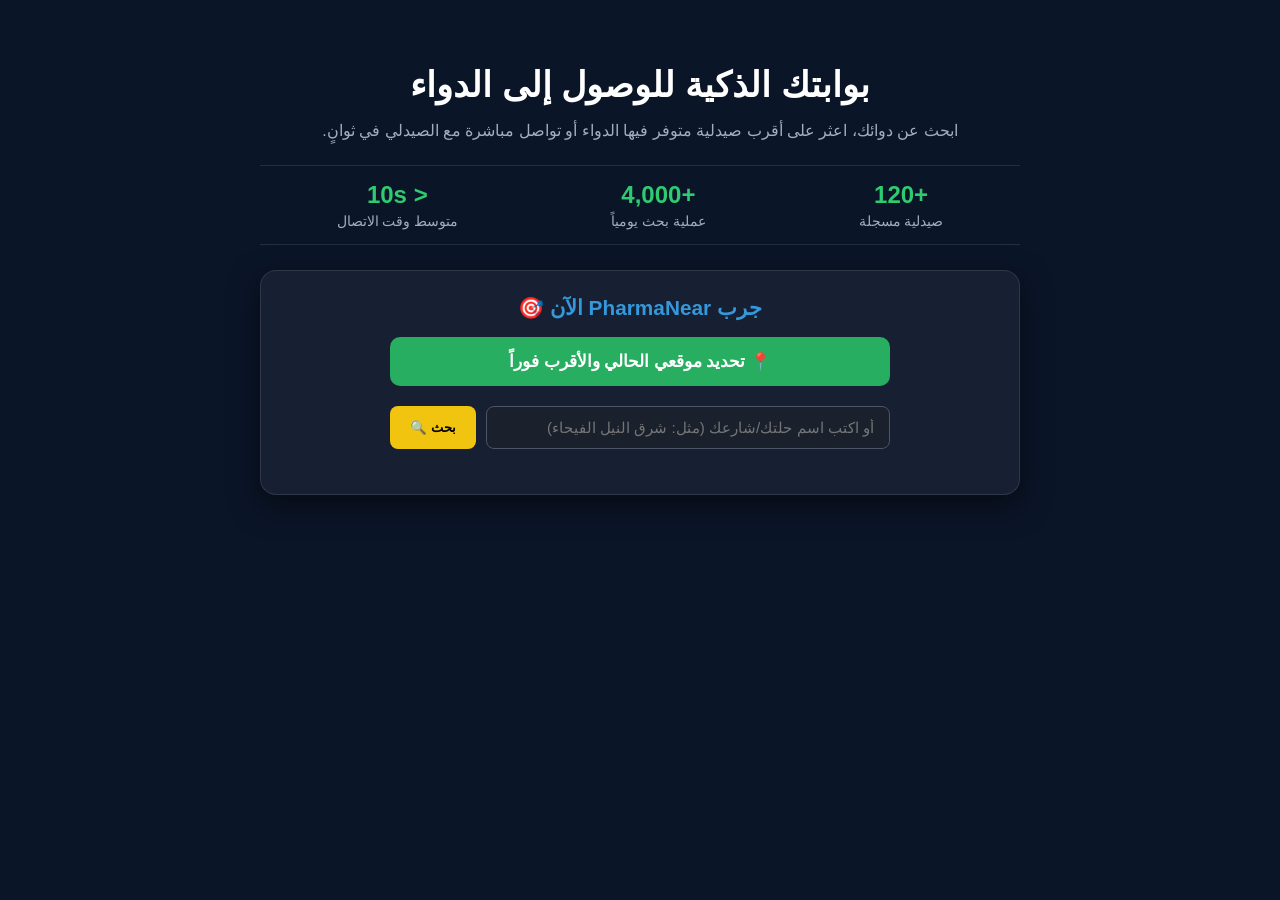
<file: pharmanear88/index.html>
<!DOCTYPE html>
<html lang="ar" dir="rtl">
<head>
    <meta charset="UTF-8">
    <meta name="viewport" content="width=device-width, initial-scale=1.0">
    <title>PharmaNear - بوابتك الذكية للوصول إلى الدواء</title>
    <style>
        * { box-sizing: border-box; font-family: 'Segoe UI', Tahoma, Geneva, Verdana, sans-serif; }
        body { background-color: #0b1528; color: #ffffff; margin: 0; padding: 0; text-align: center; }
        
        .hero { padding: 40px 20px; max-width: 800px; margin: auto; }
        h1 { font-size: 2.2rem; font-weight: bold; margin-bottom: 10px; color: #ffffff; }
        p.subtitle { color: #a0aec0; font-size: 1rem; margin-bottom: 25px; }
        
        .stats { display: flex; justify-content: space-around; margin: 25px 0; border-top: 1px solid rgba(255,255,255,0.1); border-bottom: 1px solid rgba(255,255,255,0.1); padding: 15px 0; }
        .stat-item h3 { margin: 0; font-size: 1.5rem; color: #2ecc71; }
        .stat-item p { margin: 4px 0 0; color: #a0aec0; font-size: 0.85rem; }

        .interactive-card {
            background: rgba(255, 255, 255, 0.05);
            border: 1px solid rgba(255, 255, 255, 0.1);
            border-radius: 16px;
            padding: 25px;
            backdrop-filter: blur(10px);
            margin-top: 20px;
            box-shadow: 0 10px 30px rgba(0,0,0,0.5);
        }

        .btn-group { display: flex; flex-direction: column; gap: 12px; max-width: 500px; margin: auto; }
        
        .btn-gps {
            background: #27ae60;
            color: white;
            border: none;
            padding: 14px 20px;
            border-radius: 10px;
            font-size: 1.05rem;
            font-weight: bold;
            cursor: pointer;
            transition: 0.3s;
        }
        .btn-gps:hover { background: #219150; }

        .search-box { display: flex; gap: 10px; margin-top: 8px; }
        .search-input {
            flex: 1;
            padding: 12px 15px;
            border-radius: 8px;
            border: 1px solid #4a5568;
            background: #1a202c;
            color: #fff;
            font-size: 0.95rem;
            text-align: right;
        }
        .btn-search {
            background: #f1c40f;
            color: #000;
            border: none;
            padding: 12px 20px;
            border-radius: 8px;
            font-weight: bold;
            cursor: pointer;
        }

        #msg { margin-top: 15px; font-weight: bold; font-size: 1rem; }
        .results-container { margin-top: 20px; text-align: right; max-width: 600px; margin-left: auto; margin-right: auto; }
        .pharmacy-item {
            background: #1a2638;
            border-right: 4px solid #27ae60;
            padding: 12px;
            border-radius: 8px;
            margin-bottom: 10px;
        }
        .pharmacy-item h3 { margin: 0 0 6px 0; color: #2ecc71; }
        .pharmacy-item p { margin: 4px 0; color: #cbd5e0; font-size: 0.9rem; }
    </style>
</head>
<body>

<div class="hero">
    <h1>بوابتك الذكية للوصول إلى الدواء</h1>
    <p class="subtitle">ابحث عن دوائك، اعثر على أقرب صيدلية متوفر فيها الدواء أو تواصل مباشرة مع الصيدلي في ثوانٍ.</p>

    <div class="stats">
        <div class="stat-item">
            <h3>+120</h3>
            <p>صيدلية مسجلة</p>
        </div>
        <div class="stat-item">
            <h3>+4,000</h3>
            <p>عملية بحث يومياً</p>
        </div>
        <div class="stat-item">
            <h3>&lt; 10s</h3>
            <p>متوسط وقت الاتصال</p>
        </div>
    </div>

    <div class="interactive-card">
        <h2 style="margin-top: 0; color: #3498db; font-size: 1.3rem;">جرب PharmaNear الآن 🎯</h2>
        
        <div class="btn-group">
            <button class="btn-gps" onclick="findByGPS()">📍 تحديد موقعي الحالي والأقرب فوراً</button>

            <div class="search-box">
                <input type="text" id="areaInput" class="search-input" placeholder="أو اكتب اسم حلتك/شارعك (مثل: شرق النيل الفيحاء)">
                <button class="btn-search" onclick="findByArea()">بحث 🔍</button>
            </div>
        </div>

        <div id="msg"></div>
        <div id="list" class="results-container"></div>
    </div>
</div>

<script>
function findByGPS() {
    const msg = document.getElementById('msg');
    const list = document.getElementById('list');
    msg.style.color = '#f1c40f';
    msg.innerText = '⏳ جاري التقاط الـ GPS واستكشاف أقرب الصيدليات...';
    list.innerHTML = '';

    if (!navigator.geolocation) {
        msg.style.color = '#e74c3c';
        msg.innerText = 'خاصية الـ GPS غير مدعومة في متصفحك.';
        return;
    }

    navigator.geolocation.getCurrentPosition(
        (pos) => {
            fetch(`/api/pharmacies?lat=${pos.coords.latitude}&lon=${pos.coords.longitude}`)
            .then(res => res.json())
            .then(data => renderResults(data))
            .catch(() => showError('خطأ في الاتصال بالخادم.'));
        },
        () => showError('يرجى السماح بالوصول للـ GPS لتحديد موقعك.'),
        { enableHighAccuracy: true, timeout: 10000, maximumAge: 0 }
    );
}

function findByArea() {
    const area = document.getElementById('areaInput').value.trim();
    if (!area) {
        alert('الرجاء أدخل اسم الحي أو المنطقة أولاً');
        return;
    }
    const msg = document.getElementById('msg');
    const list = document.getElementById('list');
    msg.style.color = '#f1c40f';
    msg.innerText = `⏳ جاري البحث عن صيدليات في (${area})...`;
    list.innerHTML = '';

    fetch(`/api/pharmacies?query=${encodeURIComponent(area)}`)
    .then(res => res.json())
    .then(data => renderResults(data))
    .catch(() => showError('خطأ في الاتصال بالخادم.'));
}

function renderResults(data) {
    const msg = document.getElementById('msg');
    const list = document.getElementById('list');
    if (data.status === 'success' && data.data.length > 0) {
        msg.innerText = '';
        data.data.forEach(p => {
            list.innerHTML += `
                <div class="pharmacy-item">
                    <h3>${p.name}</h3>
                    <p>📍 <b>العنوان:</b> ${p.address}</p>
                    <p>📏 <b>المسافة:</b> ${p.distance_text}</p>
                    <p>📞 <b>الهاتف:</b> ${p.phone}</p>
                    <p>🕒 <b>الحالة:</b> ${p.status}</p>
                </div>
            `;
        });
    } else {
        msg.style.color = '#e74c3c';
        msg.innerText = 'لم يتم العثور على صيدليات في هذا النطاق.';
    }
}

function showError(text) {
    const msg = document.getElementById('msg');
    msg.style.color = '#e74c3c';
    msg.innerText = text;
}
</script>

</body>
</html>
</file>
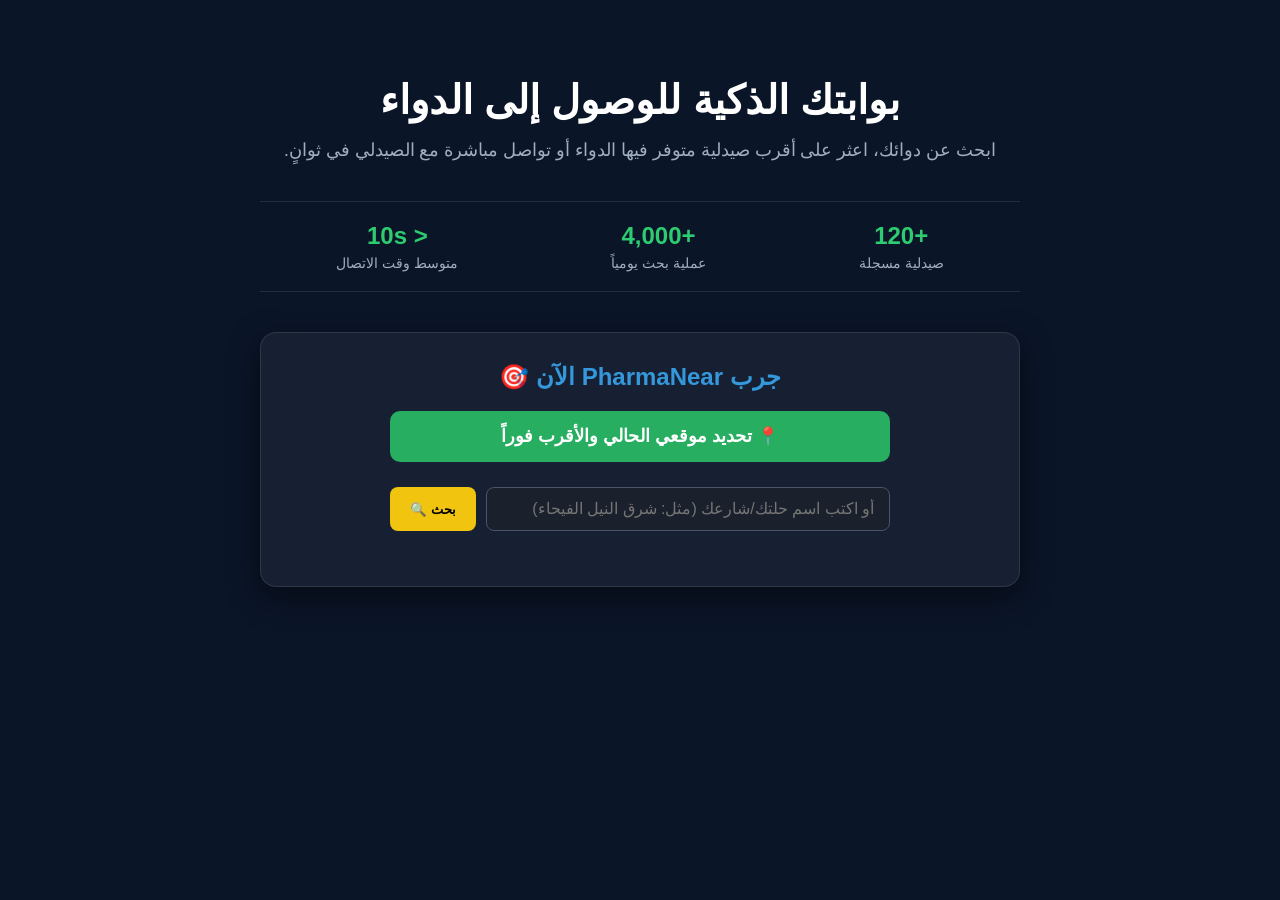
<file: pharmanear880/index.html>
<!DOCTYPE html>
<html lang="ar" dir="rtl">
<head>
    <meta charset="UTF-8">
    <meta name="viewport" content="width=device-width, initial-scale=1.0">
    <title>PharmaNear - بوابتك الذكية للوصول إلى الدواء</title>
    <style>
        * { box-sizing: border-box; font-family: 'Segoe UI', Tahoma, Geneva, Verdana, sans-serif; }
        body { background-color: #0b1528; color: #ffffff; margin: 0; padding: 0; text-align: center; }

        .hero { padding: 50px 20px; max-width: 800px; margin: auto; }
        h1 { font-size: 2.5rem; font-weight: bold; margin-bottom: 10px; color: #ffffff; }
        p.subtitle { color: #a0aec0; font-size: 1.1rem; margin-bottom: 30px; }

        .interactive-card {
            background: rgba(255, 255, 255, 0.05);
            border: 1px solid rgba(255, 255, 255, 0.1);
            border-radius: 16px;
            padding: 30px;
            backdrop-filter: blur(10px);
            margin-top: 20px;
            box-shadow: 0 10px 30px rgba(0,0,0,0.5);
        }

        .btn-group { display: flex; flex-direction: column; gap: 15px; max-width: 500px; margin: auto; }

        .btn-gps {
            background: #27ae60;
            color: white;
            border: none;
            padding: 15px 20px;
            border-radius: 10px;
            font-size: 1.1rem;
            font-weight: bold;
            cursor: pointer;
            transition: 0.3s;
        }
        .btn-gps:hover { background: #219150; }
        .btn-gps:disabled { opacity: 0.6; cursor: wait; }

        .search-box { display: flex; gap: 10px; margin-top: 10px; }
        .search-input {
            flex: 1;
            padding: 12px 15px;
            border-radius: 8px;
            border: 1px solid #4a5568;
            background: #1a202c;
            color: #fff;
            font-size: 1rem;
            text-align: right;
        }
        .btn-search {
            background: #f1c40f;
            color: #000;
            border: none;
            padding: 12px 20px;
            border-radius: 8px;
            font-weight: bold;
            cursor: pointer;
        }

        .stats { display: flex; justify-content: space-around; margin: 40px 0; border-top: 1px solid rgba(255,255,255,0.1); border-bottom: 1px solid rgba(255,255,255,0.1); padding: 20px 0; }
        .stat-item h3 { margin: 0; font-size: 1.5rem; color: #2ecc71; }
        .stat-item p { margin: 5px 0 0; color: #a0aec0; font-size: 0.9rem; }

        #msg { margin-top: 20px; font-weight: bold; font-size: 1.1rem; }
        .results-container { margin-top: 25px; text-align: right; max-width: 600px; margin-left: auto; margin-right: auto; }
        .pharmacy-item {
            background: #1a2638;
            border-right: 4px solid #27ae60;
            padding: 15px;
            border-radius: 8px;
            margin-bottom: 12px;
        }
        .pharmacy-item h3 { margin: 0 0 8px 0; color: #2ecc71; }
        .pharmacy-item p { margin: 4px 0; color: #cbd5e0; font-size: 0.95rem; }

        .actions { display: flex; flex-wrap: wrap; gap: 8px; margin-top: 12px; }
        .act {
            flex: 1 1 auto;
            text-align: center;
            text-decoration: none;
            padding: 9px 12px;
            border-radius: 6px;
            font-size: 0.9rem;
            font-weight: bold;
            border: none;
            cursor: pointer;
        }
        .act-dir { background: #3498db; color: #fff; }
        .act-call { background: #27ae60; color: #fff; }
        .act-wa { background: #25D366; color: #06301a; }
        .act-share { background: transparent; color: #f1c40f; border: 1px solid #f1c40f; }
    </style>
</head>
<body>

<div class="hero">
    <h1>بوابتك الذكية للوصول إلى الدواء</h1>
    <p class="subtitle">ابحث عن دوائك، اعثر على أقرب صيدلية متوفر فيها الدواء أو تواصل مباشرة مع الصيدلي في ثوانٍ.</p>

    <div class="stats">
        <div class="stat-item">
            <h3>+120</h3>
            <p>صيدلية مسجلة</p>
        </div>
        <div class="stat-item">
            <h3>+4,000</h3>
            <p>عملية بحث يومياً</p>
        </div>
        <div class="stat-item">
            <h3>&lt; 10s</h3>
            <p>متوسط وقت الاتصال</p>
        </div>
    </div>

    <div class="interactive-card">
        <h2 style="margin-top: 0; color: #3498db;">جرب PharmaNear الآن 🎯</h2>

        <div class="btn-group">
            <button class="btn-gps" id="gpsBtn" onclick="findByGPS()">📍 تحديد موقعي الحالي والأقرب فوراً</button>

            <div class="search-box">
                <input type="text" id="areaInput" class="search-input" placeholder="أو اكتب اسم حلتك/شارعك (مثل: شرق النيل الفيحاء)">
                <button class="btn-search" onclick="findByArea()">بحث 🔍</button>
            </div>
        </div>

        <div id="msg"></div>
        <div id="list" class="results-container"></div>
    </div>
</div>

<script>
let lastResults = [];

function setMsg(text, color) {
    const msg = document.getElementById('msg');
    msg.style.color = color || '#f1c40f';
    msg.innerText = text;
}

function showError(text) { setMsg(text, '#e74c3c'); }

function escapeHtml(str) {
    return String(str == null ? '' : str).replace(/[&<>"']/g, s => ({
        '&': '&amp;', '<': '&lt;', '>': '&gt;', '"': '&quot;', "'": '&#39;'
    }[s]));
}

function findByGPS() {
    const btn = document.getElementById('gpsBtn');
    document.getElementById('list').innerHTML = '';
    setMsg('⏳ جاري التقاط الـ GPS واستكشاف أقرب الصيدليات...');

    if (!navigator.geolocation) {
        showError('خاصية الـ GPS غير مدعومة في متصفحك.');
        return;
    }

    btn.disabled = true;
    navigator.geolocation.getCurrentPosition(
        (pos) => {
            fetch(`/api/pharmacies?lat=${pos.coords.latitude}&lon=${pos.coords.longitude}`)
                .then(res => res.json())
                .then(data => renderResults(data))
                .catch(() => showError('خطأ في الاتصال بالخادم.'))
                .finally(() => { btn.disabled = false; });
        },
        () => {
            btn.disabled = false;
            showError('يرجى السماح بالوصول للـ GPS لتحديد موقعك.');
        },
        { enableHighAccuracy: true, timeout: 10000, maximumAge: 0 }
    );
}

function findByArea() {
    const area = document.getElementById('areaInput').value.trim();
    if (!area) {
        showError('الرجاء إدخال اسم الحي أو المنطقة أولاً.');
        return;
    }
    document.getElementById('list').innerHTML = '';
    setMsg(`⏳ جاري البحث عن صيدليات في (${area})...`);

    fetch(`/api/pharmacies?query=${encodeURIComponent(area)}`)
        .then(res => res.json())
        .then(data => renderResults(data))
        .catch(() => showError('خطأ في الاتصال بالخادم.'));
}

function renderResults(data) {
    const list = document.getElementById('list');
    list.innerHTML = '';

    // Surface real server-side failures (bad key, exhausted quota, timeout)
    // instead of disguising them as "no pharmacies found".
    if (!data || data.status !== 'success') {
        showError((data && data.message) || 'حدث خطأ غير متوقع.');
        return;
    }

    if (!data.data || data.data.length === 0) {
        showError('لم يتم العثور على صيدليات في هذا النطاق.');
        return;
    }

    lastResults = data.data;
    setMsg('');

    data.data.forEach((p, i) => {
        const hasCoords = p.latitude != null && p.longitude != null;
        const hasPhone = !!(p.phone && String(p.phone).trim());

        let actions = '';
        if (hasCoords) {
            actions += `<a class="act act-dir" target="_blank" rel="noopener"
                href="https://www.google.com/maps/dir/?api=1&destination=${p.latitude},${p.longitude}">الاتجاهات 🗺️</a>`;
        }
        if (hasPhone) {
            const digits = String(p.phone).replace(/[^\d]/g, '');
            const waText = encodeURIComponent(`مرحباً، أريد الاستفسار عن توفر دواء في ${p.name}.`);
            actions += `<a class="act act-call" href="tel:${escapeHtml(p.phone)}">اتصال 📞</a>`;
            actions += `<a class="act act-wa" target="_blank" rel="noopener" href="https://wa.me/${digits}?text=${waText}">واتساب 💬</a>`;
        } else if (hasCoords) {
            actions += `<button class="act act-share" onclick="shareLocation(${i})">مشاركة الموقع 📤</button>`;
        }

        list.innerHTML += `
            <div class="pharmacy-item">
                <h3>${escapeHtml(p.name)}</h3>
                <p>📍 <b>العنوان:</b> ${escapeHtml(p.address)}</p>
                <p>📏 <b>المسافة:</b> ${escapeHtml(p.distance_text)}</p>
                ${hasPhone ? `<p>📞 <b>الهاتف:</b> ${escapeHtml(p.phone)}</p>` : ''}
                <p>🕒 <b>الحالة:</b> ${escapeHtml(p.status)}</p>
                <div class="actions">${actions}</div>
            </div>
        `;
    });
}

async function shareLocation(index) {
    const p = lastResults[index];
    if (!p) return;
    const link = `https://www.google.com/maps/dir/?api=1&destination=${p.latitude},${p.longitude}`;
    const text = `📍 ${p.name}\nموقع الصيدلية على الخريطة:\n${link}`;

    if (navigator.share) {
        try {
            await navigator.share({ title: p.name, text: text, url: link });
            return;
        } catch (err) {
            // User dismissed the native share sheet — fall through to WhatsApp.
        }
    }
    window.open(`https://wa.me/?text=${encodeURIComponent(text)}`, '_blank', 'noopener');
}
</script>

</body>
</html>
</file>
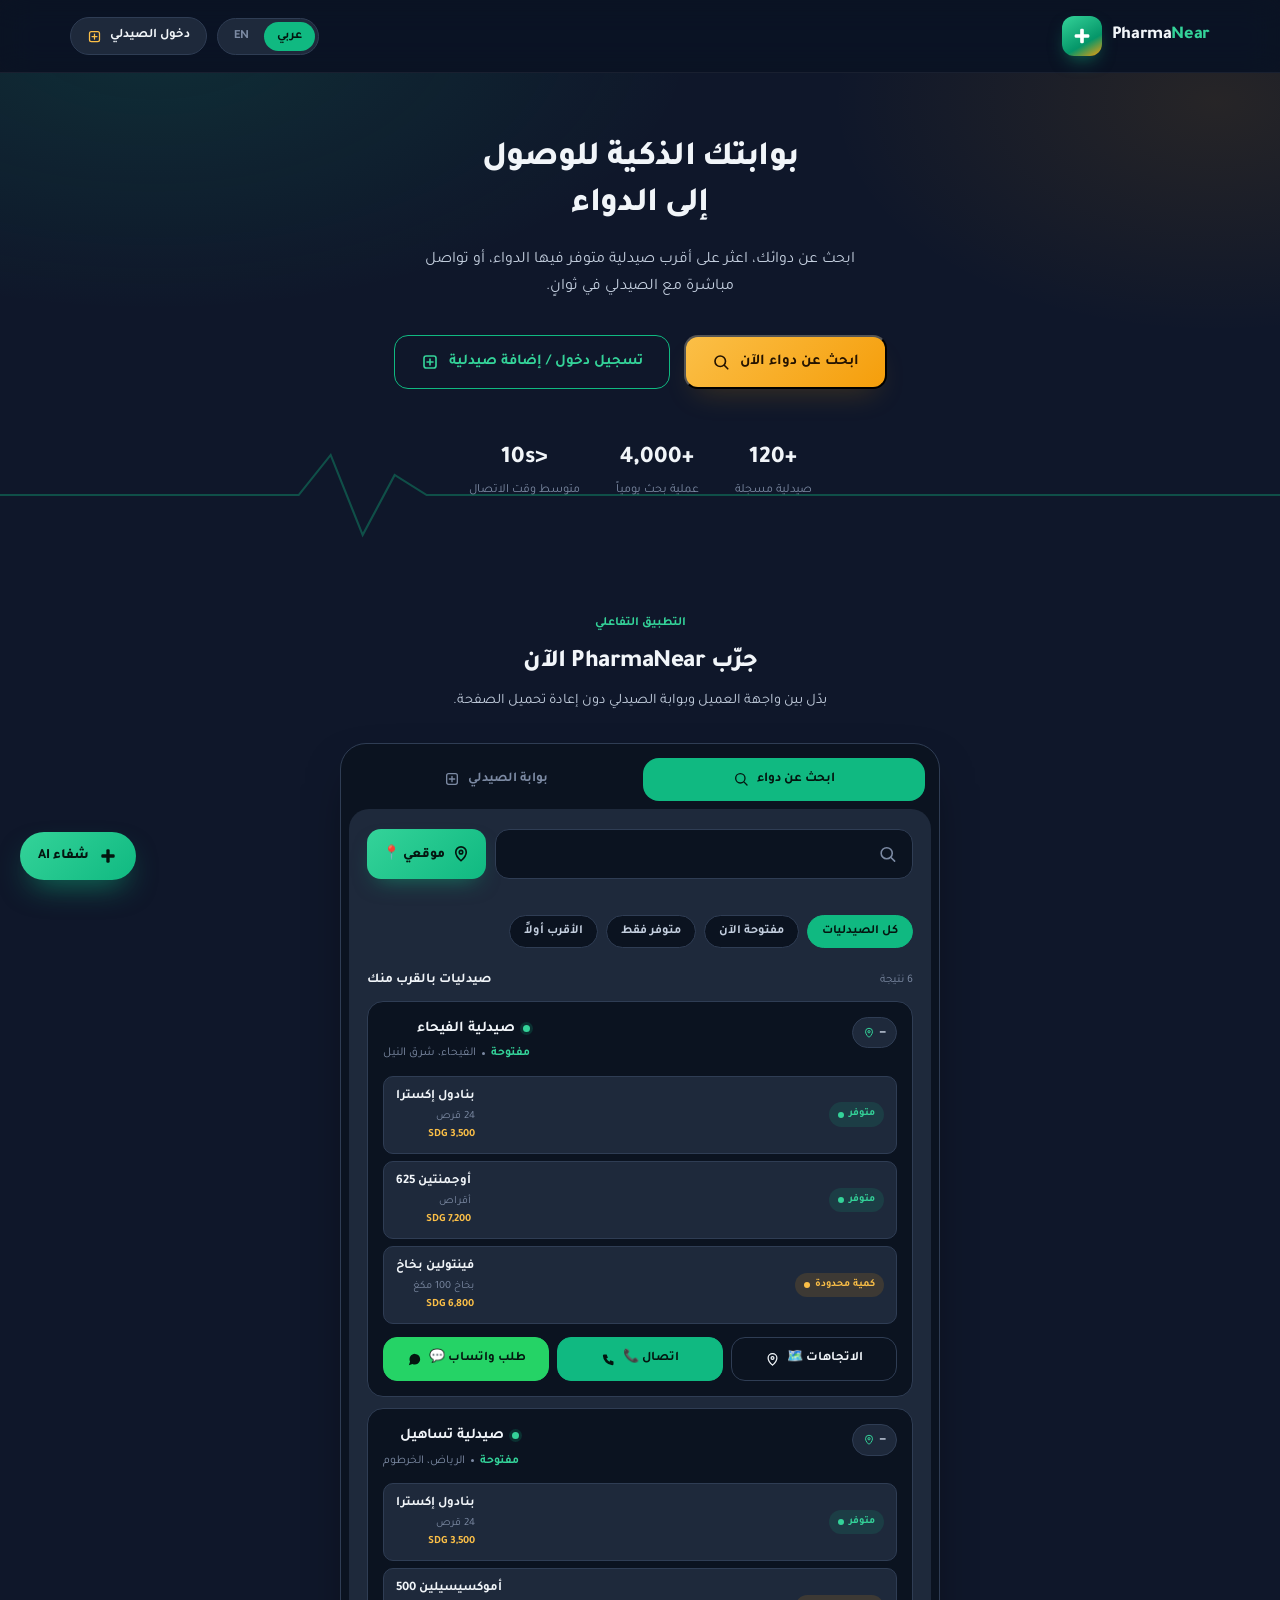
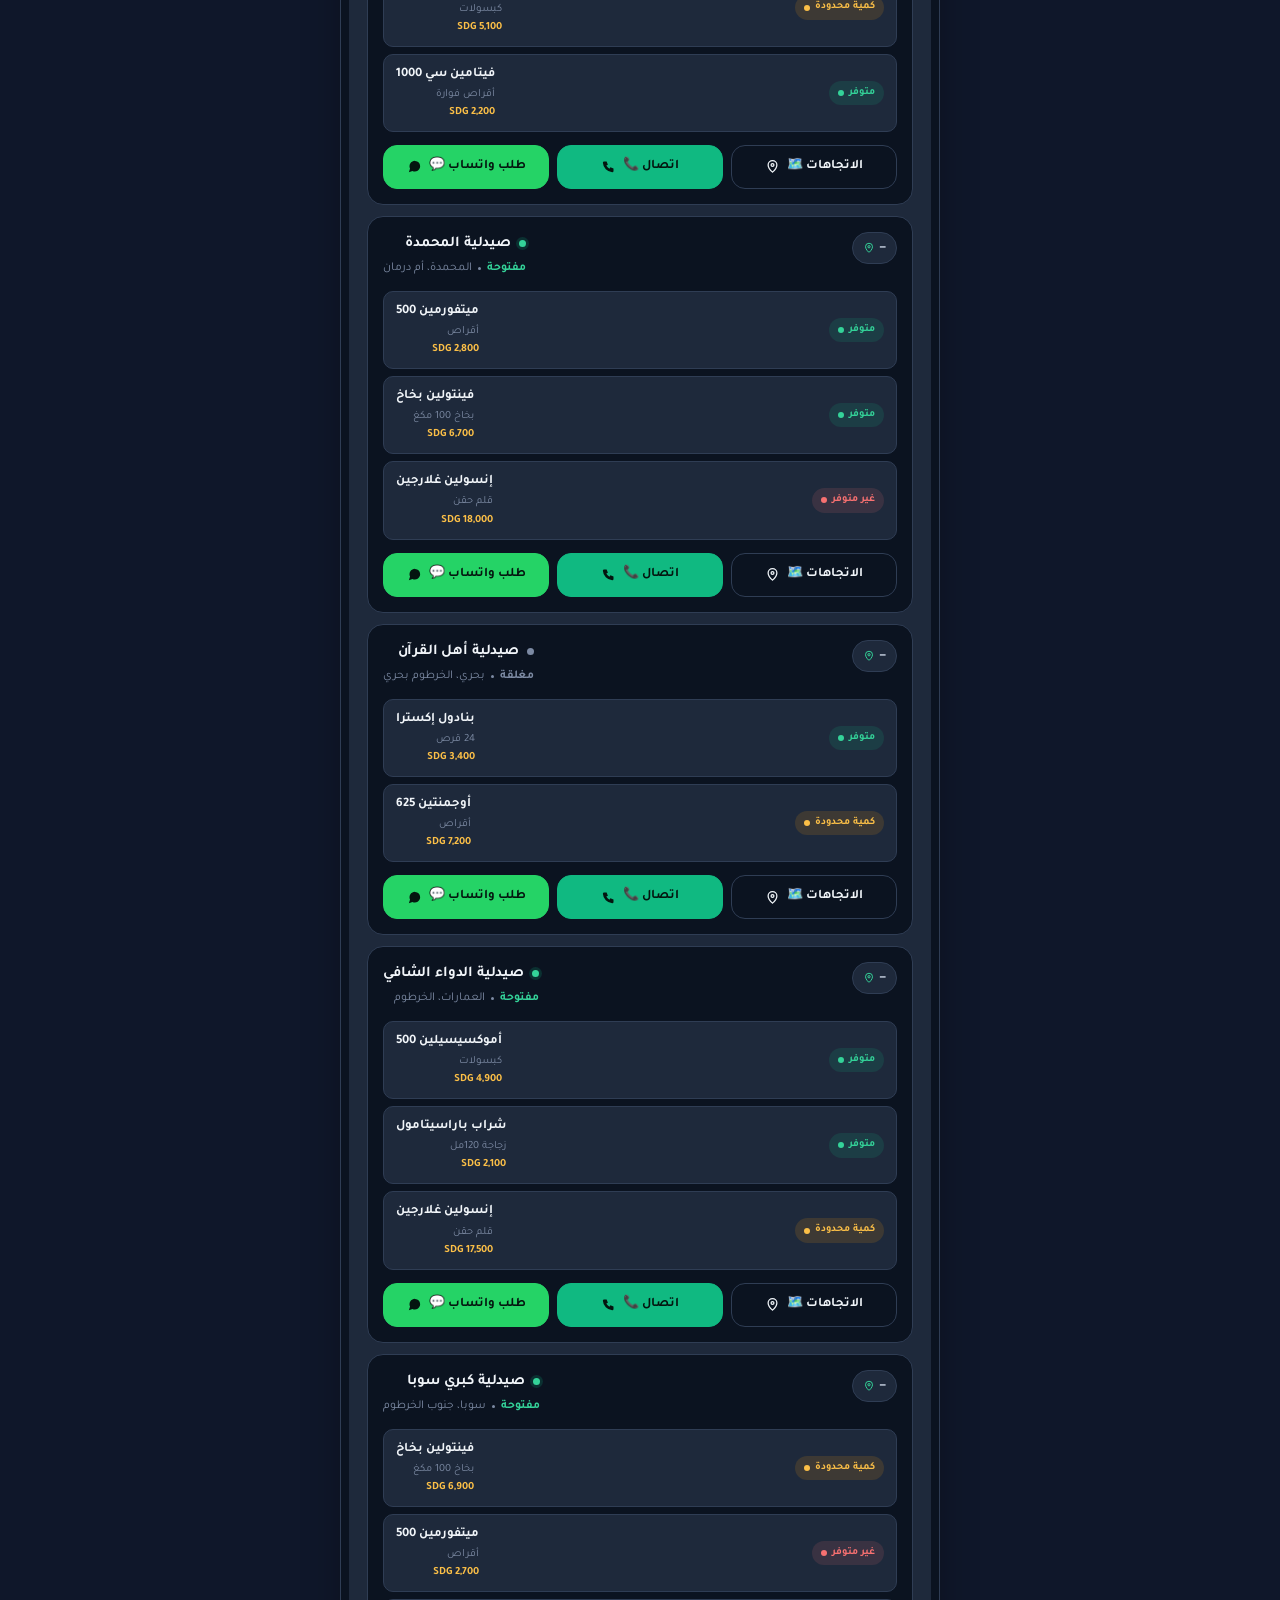
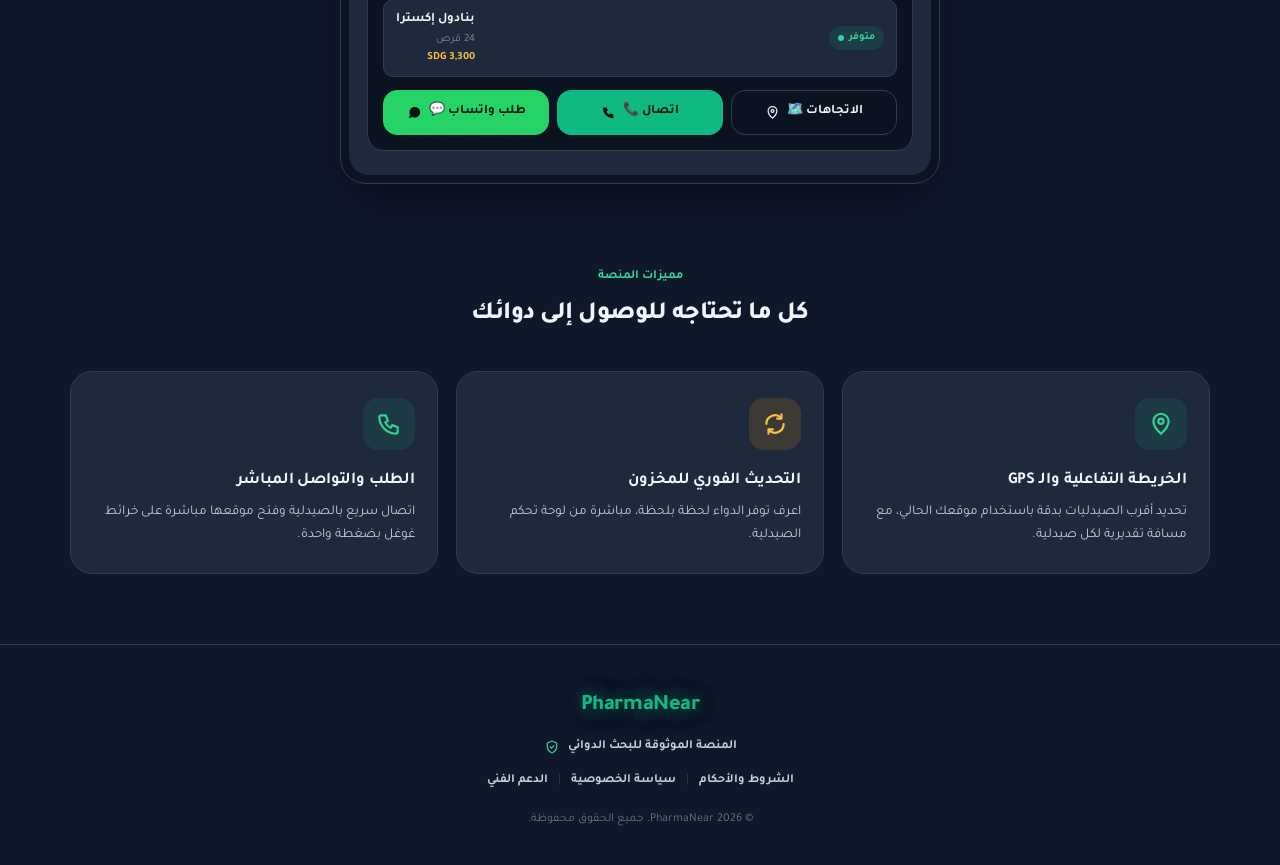
<file: templates/index.html>
<!DOCTYPE html>
<html lang="ar" dir="rtl">
<head>
<meta charset="UTF-8">
<meta name="viewport" content="width=device-width, initial-scale=1.0, viewport-fit=cover">
<title>PharmaNear — بوابتك الذكية للدواء</title>
<link rel="preconnect" href="https://fonts.googleapis.com">
<link rel="preconnect" href="https://fonts.gstatic.com" crossorigin>
<link href="https://fonts.googleapis.com/css2?family=Manrope:wght@400;500;600;700;800&family=Tajawal:wght@400;500;700;800&display=swap" rel="stylesheet">
<style>
  :root{
    --navy-950:#0b1320;
    --navy-900:#0f172a;
    --card-800:#1e293b;
    --card-700:#263449;
    --line-700:#2f3d54;
    --emerald-500:#10b981;
    --emerald-400:#34d399;
    --emerald-glow:rgba(16,185,129,.18);
    --gold-500:#f59e0b;
    --gold-400:#fbbf47;
    --gold-glow:rgba(245,158,11,.22);
    --red-400:#f87171;
    --text-hi:#f1f5f9;
    --text-mid:#c3cede;
    --text-low:#7c8aa3;

    --radius-lg:22px;
    --radius-md:14px;
    --radius-sm:10px;
    --radius-pill:999px;

    --font-en:'Manrope',sans-serif;
    --font-ar:'Tajawal',sans-serif;
    --shadow-card:0 1px 2px rgba(0,0,0,.4), 0 12px 28px -12px rgba(0,0,0,.6);
    --shadow-lift:0 20px 50px -20px rgba(0,0,0,.65);
    --max-w:1180px;
  }

  *{box-sizing:border-box; margin:0; padding:0;}
  html{-webkit-tap-highlight-color:transparent; scroll-behavior:smooth;}
  body{
    background:var(--navy-900);
    color:var(--text-hi);
    font-family:var(--font-ar);
    min-height:100vh;
    line-height:1.55;
    -webkit-font-smoothing:antialiased;
    overflow-x:hidden;
  }
  html[lang="en"] body{ font-family:var(--font-en); }
  @media (prefers-reduced-motion: reduce){ *{animation-duration:.001ms !important; transition-duration:.001ms !important; scroll-behavior:auto !important;} }

  a{color:inherit; text-decoration:none;}
  button{font-family:inherit; cursor:pointer;}
  input, select{font-family:inherit;}
  ::selection{background:var(--emerald-glow); color:var(--text-hi);}
  img,svg{display:block;}

  .shell{max-width:var(--max-w); margin:0 auto; padding:0 20px;}

  [data-en], [data-ar]{}
  html[lang="ar"] [data-en-only]{display:none !important;}
  html[lang="en"] [data-ar-only]{display:none !important;}

  /* ============ HEADER ============ */
  .site-header{
    position:sticky; top:0; z-index:40;
    backdrop-filter:blur(16px) saturate(150%);
    background:rgba(11,19,32,.78);
    border-bottom:1px solid rgba(255,255,255,.06);
  }
  .header-inner{
    max-width:var(--max-w); margin:0 auto; padding:16px 20px;
    display:flex; align-items:center; justify-content:space-between; gap:16px;
  }
  .brand{display:flex; align-items:center; gap:10px;}
  .brand-mark{
    width:40px; height:40px; border-radius:12px; flex-shrink:0;
    background:linear-gradient(150deg, var(--emerald-400), #059669 65%, var(--gold-500));
    display:flex; align-items:center; justify-content:center;
    box-shadow:0 8px 18px -6px rgba(16,185,129,.55);
  }
  .brand-mark svg{width:22px; height:22px;}
  .brand-name{font-size:18px; font-weight:800; letter-spacing:-.02em;}
  .brand-name span{color:var(--emerald-400);}

  .header-actions{display:flex; align-items:center; gap:10px;}
  .lang-toggle{
    display:flex; align-items:center; gap:2px;
    background:var(--card-800); border:1px solid var(--line-700);
    border-radius:var(--radius-pill); padding:3px;
  }
  .lang-toggle button{
    border:none; background:transparent; color:var(--text-low);
    font-size:12.5px; font-weight:700; padding:7px 13px; border-radius:var(--radius-pill);
    transition:background .18s ease, color .18s ease;
  }
  .lang-toggle button.active{background:var(--emerald-500); color:#04150f;}

  .btn-portal{
    display:flex; align-items:center; gap:8px;
    background:var(--card-800); border:1px solid var(--line-700); color:var(--text-hi);
    font-size:13px; font-weight:700; padding:10px 16px; border-radius:var(--radius-pill);
    transition:border-color .16s ease, background .16s ease;
    white-space:nowrap;
  }
  .btn-portal svg{width:15px; height:15px; color:var(--gold-400); flex-shrink:0;}
  .btn-portal:hover{border-color:var(--gold-500); background:var(--card-700);}
  @media (max-width:640px){ .btn-portal span{display:none;} .btn-portal{padding:10px 12px;} }

  /* ============ HERO ============ */
  .hero{
    position:relative; padding:64px 0 52px; overflow:hidden;
    background:
      radial-gradient(900px 460px at 12% -8%, rgba(16,185,129,.14), transparent 60%),
      radial-gradient(700px 420px at 95% 6%, rgba(245,158,11,.10), transparent 55%);
  }
  .pulse-line{
    position:absolute; inset-inline:0; bottom:0; width:100%; height:120px;
    opacity:.35; pointer-events:none;
  }
  .hero-inner{max-width:var(--max-w); margin:0 auto; padding:0 20px; position:relative; text-align:center;}
  .hero h1{
    font-size:34px; font-weight:800; letter-spacing:-.02em; line-height:1.35;
    max-width:19ch; margin:0 auto;
  }
  .hero p.sub{
    color:var(--text-mid); font-size:16px; max-width:52ch; margin:18px auto 0; line-height:1.7;
  }
  .hero-ctas{display:flex; gap:14px; justify-content:center; margin-top:34px; flex-wrap:wrap;}
  .btn-hero{
    display:inline-flex; align-items:center; gap:10px;
    font-size:15px; font-weight:700; padding:16px 26px; border-radius:var(--radius-md);
    transition:transform .14s ease, box-shadow .14s ease, background .16s ease;
  }
  .btn-hero svg{width:18px; height:18px; flex-shrink:0;}
  .btn-hero:active{transform:scale(.97);}
  .btn-hero.gold{
    background:linear-gradient(135deg, var(--gold-400), var(--gold-500));
    color:#241300; box-shadow:0 14px 30px -12px var(--gold-glow);
  }
  .btn-hero.gold:hover{box-shadow:0 18px 36px -12px var(--gold-glow); transform:translateY(-1px);}
  .btn-hero.outline{
    background:transparent; border:1.5px solid var(--emerald-500); color:var(--emerald-400);
  }
  .btn-hero.outline:hover{background:rgba(16,185,129,.08); transform:translateY(-1px);}

  .hero-stats{
    display:flex; justify-content:center; gap:36px; margin-top:52px; flex-wrap:wrap;
  }
  .hero-stat b{display:block; font-size:24px; font-weight:800; color:var(--text-hi);}
  .hero-stat span{font-size:12.5px; color:var(--text-low);}

  /* ============ APP SECTION ============ */
  .app-section{padding:56px 0 60px;}
  .section-head{text-align:center; max-width:560px; margin:0 auto 30px;}
  .section-kicker{
    font-size:12.5px; font-weight:700; color:var(--emerald-400); margin-bottom:10px;
    display:inline-block;
  }
  .section-head h2{font-size:25px; font-weight:800; letter-spacing:-.02em;}
  .section-head p{color:var(--text-mid); font-size:14.5px; margin-top:8px;}

  .app-frame{
    max-width:600px; margin:0 auto;
    background:var(--navy-950); border:1px solid var(--line-700);
    border-radius:26px; padding:8px; box-shadow:var(--shadow-lift);
  }
  .app-tabs{
    display:grid; grid-template-columns:1fr 1fr; gap:6px; padding:6px;
  }
  .app-tab{
    display:flex; align-items:center; justify-content:center; gap:8px;
    border:none; background:transparent; color:var(--text-low);
    font-size:13.5px; font-weight:700; padding:13px 10px; border-radius:16px;
    transition:all .16s ease;
  }
  .app-tab svg{width:16px; height:16px; flex-shrink:0;}
  .app-tab.active{background:var(--emerald-500); color:#04150f;}
  .app-panel[hidden]{display:none;}
  .app-body{background:var(--card-800); border-radius:20px; padding:20px 18px 24px; margin-top:2px;}

  /* ---- shared bits reused inside app ---- */
  .search-shell{position:relative;}
  .search-shell svg.icon-search{
    position:absolute; inset-inline-start:16px; top:50%; transform:translateY(-50%);
    width:19px; height:19px; color:var(--text-low); pointer-events:none;
  }
  .search-input{
    width:100%; background:var(--navy-950); border:1px solid var(--line-700);
    color:var(--text-hi); border-radius:var(--radius-md);
    padding:15px 16px 15px 46px; font-size:15px; outline:none;
    transition:border-color .18s ease, box-shadow .18s ease;
  }
  html[dir="rtl"] .search-input{ padding:15px 46px 15px 16px; }
  .search-input::placeholder{color:var(--text-low);}
  .search-input:focus{border-color:var(--emerald-500); box-shadow:0 0 0 4px var(--emerald-glow);}

  .filter-row{display:flex; gap:8px; margin-top:12px; overflow-x:auto; padding-bottom:2px; scrollbar-width:none;}
  .filter-row::-webkit-scrollbar{display:none;}
  .chip{
    flex-shrink:0; border:1px solid var(--line-700); background:var(--navy-950);
    color:var(--text-mid); font-size:12.5px; font-weight:600; padding:8px 14px;
    border-radius:var(--radius-pill); transition:all .16s ease; white-space:nowrap;
  }
  .chip.active{background:var(--emerald-500); border-color:var(--emerald-500); color:#04150f;}

  .mini-label{display:flex; align-items:baseline; justify-content:space-between; margin:20px 0 10px;}
  .mini-label h3{font-size:13.5px; font-weight:700; color:var(--text-hi);}
  .mini-label .count{font-size:11.5px; color:var(--text-low);}

  .card-list{display:flex; flex-direction:column; gap:11px;}
  .pcard{ background:var(--navy-950); border:1px solid var(--line-700); border-radius:16px; padding:15px; }
  .pcard-top{display:flex; justify-content:space-between; align-items:flex-start; gap:10px;}
  .pcard-name-row{display:flex; align-items:center; gap:8px; flex-wrap:wrap;}
  .pcard-name{font-size:15px; font-weight:700; letter-spacing:-.01em;}
  .status-dot{width:7px; height:7px; border-radius:50%; flex-shrink:0;}
  .status-dot.open{background:var(--emerald-400); box-shadow:0 0 0 3px var(--emerald-glow);}
  .status-dot.closed{background:var(--text-low);}
  .pcard-meta{display:flex; align-items:center; gap:6px; margin-top:4px; color:var(--text-low); font-size:12px;}
  .pcard-meta .dot-sep{width:3px; height:3px; border-radius:50%; background:var(--text-low);}
  .open-text{color:var(--emerald-400); font-weight:600;}
  .closed-text{color:var(--text-low); font-weight:600;}

  .distance-badge{
    flex-shrink:0; display:flex; align-items:center; gap:4px;
    background:var(--card-800); border:1px solid var(--line-700);
    color:var(--text-mid); font-size:11.5px; font-weight:700;
    padding:6px 10px; border-radius:var(--radius-pill);
  }
  .distance-badge svg{width:12px; height:12px; color:var(--emerald-400);}

  .med-list{margin-top:13px; display:flex; flex-direction:column; gap:7px;}
  .med-row{
    display:flex; align-items:center; justify-content:space-between; gap:10px;
    background:var(--card-800); border:1px solid var(--line-700);
    border-radius:var(--radius-sm); padding:10px 12px;
  }
  .med-row .med-name{font-size:13px; font-weight:600; color:var(--text-hi);}
  .med-row .med-form{font-size:11px; color:var(--text-low); margin-top:1px;}
  .med-row .med-price{font-size:11px; color:var(--gold-400); font-weight:700; margin-top:1px;}
  .stock-tag{
    flex-shrink:0; font-size:10.5px; font-weight:700; padding:4px 9px; border-radius:var(--radius-pill);
    display:flex; align-items:center; gap:5px;
  }
  .stock-tag::before{content:''; width:6px; height:6px; border-radius:50%;}
  .stock-tag.in{background:rgba(16,185,129,.14); color:var(--emerald-400);}
  .stock-tag.in::before{background:var(--emerald-400);}
  .stock-tag.low{background:rgba(245,158,11,.14); color:var(--gold-400);}
  .stock-tag.low::before{background:var(--gold-400);}
  .stock-tag.out{background:rgba(248,113,113,.12); color:var(--red-400);}
  .stock-tag.out::before{background:var(--red-400);}

  .pcard-actions{display:grid; grid-template-columns:1fr 1fr; gap:8px; margin-top:13px;}
  .action-btn{
    display:flex; align-items:center; justify-content:center; gap:7px;
    padding:11px 10px; border-radius:var(--radius-md); font-size:13px; font-weight:700;
    border:1px solid var(--line-700); transition:transform .12s ease, background .16s ease, border-color .16s ease;
  }
  .action-btn svg{width:15px; height:15px; flex-shrink:0;}
  .action-btn:active{transform:scale(.97);}
  .action-btn.call{background:var(--emerald-500); color:#04150f; border-color:var(--emerald-500);}
  .action-btn.call:hover{background:var(--emerald-400);}
  .action-btn.map{background:transparent; color:var(--text-hi);}
  .action-btn.map:hover{border-color:var(--emerald-500); color:var(--emerald-400);}

  .empty-state{ display:none; flex-direction:column; align-items:center; text-align:center; padding:42px 16px 12px; color:var(--text-low); }
  .loading-text{ text-align:center; padding:40px 16px; color:var(--text-low); font-size:13px; }
  .empty-state.show{display:flex;}
  .empty-state svg{width:36px; height:36px; margin-bottom:12px; color:var(--line-700);}
  .empty-state h4{font-size:14px; color:var(--text-hi); font-weight:700; margin-bottom:5px;}
  .empty-state p{font-size:12.5px; max-width:30ch;}

  /* ---- pharmacist dashboard ---- */
  .info-card{ background:var(--navy-950); border:1px solid var(--line-700); border-radius:16px; padding:16px; }
  .info-card-top{display:flex; align-items:flex-start; justify-content:space-between; gap:12px;}
  .ghost-input{
    background:transparent; border:none; border-bottom:1px dashed transparent;
    color:var(--text-hi); font-size:16px; font-weight:800; padding:2px 0; width:100%;
  }
  .ghost-input:hover, .ghost-input:focus{border-bottom-color:var(--line-700); outline:none;}

  .toggle-switch{position:relative; display:inline-flex; flex-shrink:0; cursor:pointer;}
  .toggle-switch input{position:absolute; opacity:0; width:1px; height:1px;}
  .toggle-track{
    width:46px; height:26px; background:var(--card-800); border:1px solid var(--line-700);
    border-radius:var(--radius-pill); position:relative; transition:background .18s ease, border-color .18s ease;
  }
  .toggle-thumb{
    position:absolute; top:2px; left:2px; width:20px; height:20px; border-radius:50%;
    background:var(--text-low); transition:transform .18s ease, background .18s ease;
  }
  .toggle-switch input:checked + .toggle-track{background:rgba(16,185,129,.18); border-color:var(--emerald-500);}
  .toggle-switch input:checked + .toggle-track .toggle-thumb{transform:translateX(20px); background:var(--emerald-400);}
  html[dir="rtl"] .toggle-thumb{left:auto; right:2px;}
  html[dir="rtl"] .toggle-switch input:checked + .toggle-track .toggle-thumb{transform:translateX(-20px);}

  .status-caption{font-size:12px; color:var(--text-low); margin-top:4px;}
  .status-caption.is-open{color:var(--emerald-400); font-weight:600;}

  .info-fields{display:flex; flex-direction:column; gap:11px; margin-top:15px;}
  .field label{display:block; font-size:11.5px; color:var(--text-low); font-weight:600; margin-bottom:6px;}
  .field input, .field select{
    width:100%; background:var(--card-800); border:1px solid var(--line-700);
    color:var(--text-hi); border-radius:var(--radius-sm); padding:11px 12px; font-size:13px;
    outline:none; transition:border-color .16s ease, box-shadow .16s ease;
  }
  .field input:focus, .field select:focus{border-color:var(--emerald-500); box-shadow:0 0 0 4px var(--emerald-glow);}

  .btn-primary{
    margin-top:15px; width:100%; background:var(--emerald-500); color:#04150f;
    border:none; font-size:13.5px; font-weight:700; padding:13px; border-radius:var(--radius-md);
    transition:background .16s ease, transform .12s ease;
  }
  .btn-primary:hover{background:var(--emerald-400);}
  .btn-ghost{
    margin-top:15px; width:100%; background:transparent; color:var(--text-mid);
    border:1px solid var(--line-700); font-size:13.5px; font-weight:700; padding:13px; border-radius:var(--radius-md);
  }
  .btn-ghost:hover{border-color:var(--red-400); color:var(--red-400);}

  .med-form-card{ background:var(--navy-950); border:1px solid var(--line-700); border-radius:16px; padding:16px; }
  .form-grid{display:grid; grid-template-columns:1fr 1fr; gap:11px;}
  .form-grid .field.full{grid-column:1/-1;}
  .form-actions{display:flex; gap:10px;}
  .form-actions .btn-primary, .form-actions .btn-ghost{margin-top:15px; flex:1;}

  .inv-list{display:flex; flex-direction:column; gap:10px;}
  .inv-card{ background:var(--card-800); border:1px solid var(--line-700); border-radius:var(--radius-md); padding:13px; display:flex; flex-direction:column; gap:11px; }
  .inv-card-top{display:flex; justify-content:space-between; align-items:flex-start; gap:10px;}
  .inv-name{font-size:13.5px; font-weight:700;}
  .inv-meta{font-size:11.5px; color:var(--text-low); margin-top:2px;}
  .inv-price{color:var(--gold-400); font-weight:700;}
  .inv-actions{display:flex; gap:8px; flex-wrap:wrap;}
  .inv-btn{
    font-size:12px; font-weight:700; padding:8px 12px; border-radius:var(--radius-pill);
    border:1px solid var(--line-700); background:var(--navy-950); color:var(--text-mid);
  }
  .inv-btn:hover{border-color:var(--emerald-500); color:var(--text-hi);}
  .inv-btn.danger:hover{border-color:var(--red-400); color:var(--red-400);}
  .quick-select{
    font-size:12px; font-weight:700; padding:8px 10px; border-radius:var(--radius-pill);
    border:1px solid var(--line-700); background:var(--navy-950); color:var(--text-mid); outline:none;
  }
  .inv-empty{ text-align:center; padding:30px 16px; color:var(--text-low); font-size:12.5px; border:1px dashed var(--line-700); border-radius:var(--radius-md); }

  /* ---- trust banner ---- */
  .trust-banner{
    display:flex; align-items:flex-start; gap:12px;
    background:rgba(245,158,11,.08); border:1px solid rgba(245,158,11,.35);
    border-radius:var(--radius-md); padding:14px 16px;
  }
  .trust-banner svg{width:22px; height:22px; color:var(--gold-400); flex-shrink:0; margin-top:1px;}
  .trust-banner p{font-size:13px; color:var(--text-mid); line-height:1.65;}

  /* ---- upload field ---- */
  .upload-field{
    display:flex; align-items:center; gap:10px; cursor:pointer;
    background:var(--card-800); border:1.5px dashed var(--line-700);
    border-radius:var(--radius-sm); padding:14px 12px; color:var(--text-mid); font-size:13px;
    transition:border-color .16s ease, color .16s ease;
  }
  .upload-field:hover{border-color:var(--emerald-500); color:var(--text-hi);}
  .upload-field svg{width:18px; height:18px; color:var(--emerald-400); flex-shrink:0;}

  /* ---- pending review screen ---- */
  .pending-card{
    text-align:center; background:var(--navy-950); border:1px solid var(--line-700);
    border-radius:16px; padding:30px 20px;
  }
  .pending-icon{
    width:52px; height:52px; border-radius:50%; margin:0 auto 16px;
    display:flex; align-items:center; justify-content:center;
    background:rgba(245,158,11,.14); color:var(--gold-400);
  }
  .pending-icon svg{width:26px; height:26px;}
  .pending-card h3{font-size:16px; font-weight:800;}
  .pending-ref{font-size:12px; color:var(--text-low); margin-top:6px; font-family:monospace;}
  .status-badge{
    display:inline-flex; align-items:center; gap:6px; margin-top:12px;
    font-size:11.5px; font-weight:700; padding:6px 14px; border-radius:var(--radius-pill);
  }
  .status-badge.pending{background:rgba(245,158,11,.14); color:var(--gold-400);}
  .status-badge.pending::before{content:''; width:6px; height:6px; border-radius:50%; background:var(--gold-400);}
  .pending-summary{
    text-align:start; background:var(--card-800); border:1px solid var(--line-700);
    border-radius:var(--radius-md); padding:14px 16px; margin-top:20px; font-size:13px;
    color:var(--text-mid); display:flex; flex-direction:column; gap:8px;
  }
  .pending-summary .row{display:flex; justify-content:space-between; gap:10px;}
  .pending-summary .row b{color:var(--text-hi); font-weight:700;}
  .pending-note{font-size:12.5px; color:var(--text-low); margin-top:16px; line-height:1.7; max-width:42ch; margin-inline:auto;}

  /* ---- demo mode banner ---- */
  .demo-banner{
    display:flex; align-items:flex-start; gap:12px;
    background:rgba(16,185,129,.08); border:1px solid rgba(16,185,129,.35);
    border-radius:var(--radius-md); padding:13px 16px;
  }
  .demo-banner svg{width:20px; height:20px; color:var(--emerald-400); flex-shrink:0; margin-top:1px;}
  .demo-banner p{font-size:12.5px; color:var(--text-mid); line-height:1.6;}

  /* ============ FEATURES GRID ============ */
  .features-section{padding:20px 0 70px;}
  .features-grid{
    display:grid; grid-template-columns:repeat(3,1fr); gap:18px; margin-top:36px;
  }
  @media (max-width:860px){ .features-grid{grid-template-columns:1fr; max-width:440px; margin-inline:auto;} }
  .feature-card{
    background:var(--card-800); border:1px solid var(--line-700); border-radius:var(--radius-lg);
    padding:26px 22px; transition:border-color .2s ease, transform .2s ease;
  }
  .feature-card:hover{border-color:var(--emerald-500); transform:translateY(-3px);}
  .feature-icon{
    width:52px; height:52px; border-radius:15px; display:flex; align-items:center; justify-content:center;
    background:rgba(16,185,129,.12); margin-bottom:18px;
  }
  .feature-card:nth-child(2) .feature-icon{background:rgba(245,158,11,.14);}
  .feature-icon svg{width:26px; height:26px; color:var(--emerald-400);}
  .feature-card:nth-child(2) .feature-icon svg{color:var(--gold-400);}
  .feature-card h3{font-size:16.5px; font-weight:700; margin-bottom:8px; letter-spacing:-.01em;}
  .feature-card p{font-size:13.5px; color:var(--text-mid); line-height:1.7;}

  /* ============ FOOTER ============ */
  .site-footer{ border-top:1px solid var(--line-700); padding:44px 0 36px; }
  .footer-inner{ display:flex; flex-direction:column; align-items:center; text-align:center; gap:14px; }
  .footer-brand{
    font-size:22px; font-weight:800; letter-spacing:-.02em;
    color:var(--emerald-500);
    text-shadow:0 0 18px rgba(16,185,129,.55), 0 0 40px rgba(16,185,129,.25);
  }
  .footer-trust{
    display:flex; align-items:center; gap:8px; flex-wrap:wrap; justify-content:center;
    font-size:12.5px; font-weight:600; color:var(--text-mid);
  }
  .footer-trust-icon{width:16px; height:16px; color:var(--emerald-400); flex-shrink:0;}
  .footer-links{ display:flex; align-items:center; gap:10px; flex-wrap:wrap; justify-content:center; }
  .footer-links a{
    font-size:12.5px; color:var(--text-mid); font-weight:600; transition:color .16s ease;
  }
  .footer-links a:hover{color:var(--emerald-400);}
  .footer-sep{color:var(--line-700); font-size:12px;}
  .footer-copyright{ font-size:12px; color:#64748b; margin-top:6px; }

  /* ============ RTL micro-fixes ============ */
  html[dir="rtl"] .pcard-top{flex-direction:row-reverse;}
  html[dir="rtl"] .med-row{flex-direction:row-reverse;}
  html[dir="rtl"] .pcard-meta{flex-direction:row-reverse; justify-content:flex-end;}
  html[dir="rtl"] .distance-badge{flex-direction:row-reverse;}
  html[dir="rtl"] .stock-tag{flex-direction:row-reverse;}
  html[dir="rtl"] .action-btn{flex-direction:row-reverse;}
  html[dir="rtl"] .mini-label{flex-direction:row-reverse;}
  html[dir="rtl"] .brand{flex-direction:row-reverse;}
  html[dir="rtl"] .app-tab{flex-direction:row-reverse;}
  html[dir="rtl"] .info-card-top{flex-direction:row-reverse;}
  html[dir="rtl"] .inv-card-top{flex-direction:row-reverse;}
  html[dir="rtl"] .btn-portal{flex-direction:row-reverse;}
  html[dir="rtl"] .btn-hero{flex-direction:row-reverse;}
  html[dir="rtl"] .footer-trust{flex-direction:row-reverse;}

  @media (max-width:380px){ .form-grid{grid-template-columns:1fr;} }

  /* ---- geolocation: GPS button sitting beside the search box ---- */
  .search-row{ display:flex; gap:9px; align-items:stretch; }
  .search-row .search-shell{ flex:1 1 auto; min-width:0; }
  .detect-btn{
    flex:0 0 auto; display:flex; align-items:center; justify-content:center; gap:7px;
    background:linear-gradient(135deg, var(--emerald-400), var(--emerald-500));
    border:none; color:#04150f; font-size:13.5px; font-weight:800;
    padding:0 16px; border-radius:var(--radius-md); white-space:nowrap;
    box-shadow:0 10px 22px -10px rgba(16,185,129,.55);
    transition:transform .14s ease, box-shadow .14s ease, opacity .14s ease;
  }
  .detect-btn svg{width:18px; height:18px; flex-shrink:0;}
  @media (max-width:420px){ .detect-btn .detect-label{ display:none; } .detect-btn{ padding:0 14px; } }
  .detect-btn:hover{transform:translateY(-1px); box-shadow:0 16px 32px -10px rgba(16,185,129,.6);}
  .detect-btn:active{transform:scale(.98);}
  .detect-btn.loading{opacity:.75; pointer-events:none;}
  .locate-status{
    font-size:12px; color:var(--text-low); text-align:center; margin-top:8px; min-height:16px;
  }
  .locate-status.error{color:var(--red-400);}
  .locate-status.success{color:var(--emerald-400);}

  /* ---- pharmacy card action buttons: conditional contact/share row ---- */
  .pcard-actions.cols-2{ grid-template-columns:1fr 1fr; }
  .pcard-actions.cols-3{ grid-template-columns:1fr 1fr 1fr; }
  @media (max-width:380px){ .pcard-actions.cols-3{ grid-template-columns:1fr 1fr; } }
  .action-btn.whatsapp{ background:#25D366; color:#04150f; border-color:#25D366; }
  .action-btn.whatsapp:hover{ background:#2fe379; }
  .action-btn.share{ background:transparent; color:var(--text-hi); }
  .action-btn.share:hover{ border-color:var(--gold-500); color:var(--gold-400); }

  /* ============ SHIFA AI — floating pharmacist assistant ============ */
  .shifa-fab{
    position:fixed; inset-inline-end:20px; bottom:20px; z-index:60;
    display:flex; align-items:center; gap:9px;
    background:linear-gradient(135deg, var(--emerald-400), var(--emerald-500));
    color:#04150f; border:none; padding:14px 18px; border-radius:var(--radius-pill);
    font-size:14px; font-weight:800; box-shadow:0 14px 30px -10px rgba(16,185,129,.6);
    transition:transform .15s ease, box-shadow .15s ease;
  }
  .shifa-fab svg{width:20px; height:20px; flex-shrink:0;}
  .shifa-fab:hover{ transform:translateY(-2px); box-shadow:0 18px 36px -10px rgba(16,185,129,.65); }
  .shifa-fab.hidden{ display:none; }

  .shifa-panel{
    position:fixed; inset-inline-end:20px; bottom:20px; z-index:70;
    width:min(380px, calc(100vw - 32px)); height:min(600px, calc(100vh - 40px));
    background:var(--navy-950); border:1px solid var(--line-700); border-radius:20px;
    box-shadow:0 30px 70px -20px rgba(0,0,0,.7);
    display:flex; flex-direction:column; overflow:hidden;
  }
  .shifa-panel.hidden{ display:none; }

  .shifa-header{
    display:flex; align-items:center; justify-content:space-between; gap:10px;
    padding:14px 16px; border-bottom:1px solid var(--line-700); background:var(--card-800);
    flex-shrink:0;
  }
  .shifa-header-title{ display:flex; align-items:center; gap:10px; }
  .shifa-avatar{
    width:34px; height:34px; border-radius:10px; flex-shrink:0;
    background:linear-gradient(150deg, var(--emerald-400), #059669);
    display:flex; align-items:center; justify-content:center;
  }
  .shifa-avatar svg{ width:18px; height:18px; color:#04150f; }
  .shifa-header-title b{ font-size:14.5px; font-weight:800; display:block; }
  .shifa-header-title span{ font-size:11px; color:var(--emerald-400); }
  .shifa-close{
    background:transparent; border:none; color:var(--text-low); cursor:pointer;
    width:28px; height:28px; display:flex; align-items:center; justify-content:center;
    border-radius:8px; transition:background .15s ease, color .15s ease;
  }
  .shifa-close:hover{ background:var(--line-700); color:var(--text-hi); }
  .shifa-close svg{ width:16px; height:16px; }

  .shifa-messages{ flex:1 1 auto; overflow-y:auto; padding:16px; display:flex; flex-direction:column; gap:12px; }
  .shifa-msg{ max-width:85%; padding:10px 13px; border-radius:14px; font-size:13.5px; line-height:1.7; white-space:pre-wrap; }
  .shifa-msg.user{ align-self:flex-end; background:var(--emerald-500); color:#04150f; border-bottom-right-radius:4px; }
  html[dir="rtl"] .shifa-msg.user{ border-bottom-right-radius:14px; border-bottom-left-radius:4px; }
  .shifa-msg.model{ align-self:flex-start; background:var(--card-800); border:1px solid var(--line-700); color:var(--text-hi); border-bottom-left-radius:4px; }
  html[dir="rtl"] .shifa-msg.model{ align-self:flex-end; border-bottom-left-radius:14px; border-bottom-right-radius:4px; }
  html[dir="rtl"] .shifa-msg.user{ align-self:flex-start; }
  .shifa-msg.error{ background:rgba(248,113,113,.1); border-color:rgba(248,113,113,.35); color:var(--red-400); }
  .shifa-msg.typing{ color:var(--text-low); font-style:italic; }

  .shifa-input-row{
    display:flex; gap:8px; padding:12px; border-top:1px solid var(--line-700);
    background:var(--card-800); flex-shrink:0;
  }
  .shifa-input{
    flex:1 1 auto; background:var(--navy-950); border:1px solid var(--line-700);
    color:var(--text-hi); border-radius:var(--radius-pill); padding:11px 16px; font-size:13.5px; outline:none;
  }
  .shifa-input:focus{ border-color:var(--emerald-500); box-shadow:0 0 0 3px var(--emerald-glow); }
  .shifa-send{
    flex-shrink:0; width:40px; height:40px; border-radius:50%; border:none;
    background:var(--emerald-500); color:#04150f; display:flex; align-items:center; justify-content:center;
    cursor:pointer; transition:background .15s ease, opacity .15s ease;
  }
  .shifa-send:hover{ background:var(--emerald-400); }
  .shifa-send:disabled{ opacity:.5; cursor:default; }
  .shifa-send svg{ width:17px; height:17px; }
  html[dir="rtl"] .shifa-send svg{ transform:scaleX(-1); }

  @media (max-width:420px){
    .shifa-panel{ inset-inline-end:12px; bottom:12px; width:calc(100vw - 24px); }
    .shifa-fab{ inset-inline-end:12px; bottom:12px; }
  }
</style>
</head>
<body>

<header class="site-header">
  <div class="header-inner">
    <div class="brand">
      <div class="brand-mark">
        <svg viewBox="0 0 24 24" width="24" height="24" fill="none" xmlns="http://www.w3.org/2000/svg">
          <rect x="10" y="4" width="4" height="16" rx="1.5" fill="#ffffff"/>
          <rect x="4" y="10" width="16" height="4" rx="1.5" fill="#ffffff"/>
        </svg>
      </div>
      <div class="brand-name">Pharma<span>Near</span></div>
    </div>
    <div class="header-actions">
      <div class="lang-toggle" role="group" aria-label="Language">
        <button type="button" id="btn-ar" class="active" onclick="setLang('ar')">عربي</button>
        <button type="button" id="btn-en" onclick="setLang('en')">EN</button>
      </div>
      <button type="button" class="btn-portal" onclick="goToApp('pharmacist')">
        <svg viewBox="0 0 24 24" fill="none" xmlns="http://www.w3.org/2000/svg">
          <rect x="4" y="4" width="16" height="16" rx="3" stroke="currentColor" stroke-width="2"/>
          <path d="M12 8v8M8 12h8" stroke="currentColor" stroke-width="2" stroke-linecap="round"/>
        </svg>
        <span data-ar-only>دخول الصيدلي</span><span data-en-only>Pharmacist Portal</span>
      </button>
    </div>
  </div>
</header>

<section class="hero">
  <svg class="pulse-line" viewBox="0 0 1200 120" preserveAspectRatio="none" xmlns="http://www.w3.org/2000/svg">
    <path d="M0 60 L280 60 L310 20 L340 100 L370 40 L400 60 L1200 60" stroke="#10b981" stroke-width="2" fill="none"/>
  </svg>
  <div class="hero-inner">
    <h1 data-ar-only>بوابتك الذكية للوصول إلى الدواء</h1>
    <h1 data-en-only>Your smart gateway to medicine access</h1>
    <p class="sub" data-ar-only>ابحث عن دوائك، اعثر على أقرب صيدلية متوفر فيها الدواء، أو تواصل مباشرة مع الصيدلي في ثوانٍ.</p>
    <p class="sub" data-en-only>Search for your medicine, find the nearest pharmacy that has it in stock, or contact the pharmacist directly — in seconds.</p>

    <div class="hero-ctas">
      <button type="button" class="btn-hero gold" onclick="goToApp('customer')">
        <svg viewBox="0 0 24 24" fill="none" xmlns="http://www.w3.org/2000/svg">
          <circle cx="11" cy="11" r="7" stroke="currentColor" stroke-width="2.2"/>
          <path d="M21 21l-4.3-4.3" stroke="currentColor" stroke-width="2.2" stroke-linecap="round"/>
        </svg>
        <span data-ar-only>ابحث عن دواء الآن</span>
        <span data-en-only>Search for medicine now</span>
      </button>
      <button type="button" class="btn-hero outline" onclick="goToApp('pharmacist')">
        <svg viewBox="0 0 24 24" fill="none" xmlns="http://www.w3.org/2000/svg">
          <rect x="4" y="4" width="16" height="16" rx="3" stroke="currentColor" stroke-width="2.2"/>
          <path d="M12 8v8M8 12h8" stroke="currentColor" stroke-width="2.2" stroke-linecap="round"/>
        </svg>
        <span data-ar-only>تسجيل دخول / إضافة صيدلية</span>
        <span data-en-only>Pharmacist login / Add pharmacy</span>
      </button>
    </div>

    <div class="hero-stats">
      <div class="hero-stat"><b>+120</b><span data-ar-only>صيدلية مسجلة</span><span data-en-only>registered pharmacies</span></div>
      <div class="hero-stat"><b>+4,000</b><span data-ar-only>عملية بحث يومياً</span><span data-en-only>searches per day</span></div>
      <div class="hero-stat"><b>&lt;10s</b><span data-ar-only>متوسط وقت الاتصال</span><span data-en-only>avg. time to contact</span></div>
    </div>
  </div>
</section>

<section class="app-section" id="app">
  <div class="shell">
    <div class="section-head">
      <span class="section-kicker" data-ar-only>التطبيق التفاعلي</span>
      <span class="section-kicker" data-en-only>Interactive app</span>
      <h2 data-ar-only>جرّب PharmaNear الآن</h2>
      <h2 data-en-only>Try PharmaNear right now</h2>
      <p data-ar-only>بدّل بين واجهة العميل وبوابة الصيدلي دون إعادة تحميل الصفحة.</p>
      <p data-en-only>Switch between the customer view and the pharmacist portal — no page reloads.</p>
    </div>

    <div class="app-frame">
      <div class="app-tabs" role="tablist">
        <button class="app-tab active" id="tab-customer" role="tab" aria-selected="true" onclick="switchApp('customer')">
          <svg viewBox="0 0 24 24" fill="none" xmlns="http://www.w3.org/2000/svg">
            <circle cx="11" cy="11" r="7" stroke="currentColor" stroke-width="2"/>
            <path d="M21 21l-4.3-4.3" stroke="currentColor" stroke-width="2" stroke-linecap="round"/>
          </svg>
          <span data-ar-only>ابحث عن دواء</span><span data-en-only>Find medicine</span>
        </button>
        <button class="app-tab" id="tab-pharmacist" role="tab" aria-selected="false" onclick="switchApp('pharmacist')">
          <svg viewBox="0 0 24 24" fill="none" xmlns="http://www.w3.org/2000/svg">
            <rect x="4" y="4" width="16" height="16" rx="3" stroke="currentColor" stroke-width="2"/>
            <path d="M12 8v8M8 12h8" stroke="currentColor" stroke-width="2" stroke-linecap="round"/>
          </svg>
          <span data-ar-only>بوابة الصيدلي</span><span data-en-only>Pharmacist portal</span>
        </button>
      </div>

      <div class="app-body">

        <!-- ============ CUSTOMER PANEL ============ -->
        <div class="app-panel" id="panel-customer">

          <div class="search-row">
            <div class="search-shell">
              <svg class="icon-search" viewBox="0 0 24 24" fill="none" xmlns="http://www.w3.org/2000/svg">
                <circle cx="11" cy="11" r="7" stroke="currentColor" stroke-width="2"/>
                <path d="M21 21l-4.3-4.3" stroke="currentColor" stroke-width="2" stroke-linecap="round"/>
              </svg>
              <input id="search-input" class="search-input" type="text" autocomplete="off"
                data-ar-placeholder="ابحث عن دواء، مثال: بنادول، أموكسيسيلين..."
                data-en-placeholder="Search medicine, e.g. Panadol, Amoxicillin..."
                oninput="renderPharmacies()">
            </div>
            <button type="button" class="detect-btn" id="detect-btn" onclick="captureLocation()" title="تحديد موقعي الحالي">
              <svg viewBox="0 0 24 24" fill="none" xmlns="http://www.w3.org/2000/svg">
                <path d="M12 21s-7-6.1-7-11.5A7 7 0 0119 9.5C19 14.9 12 21 12 21z" stroke="currentColor" stroke-width="2.2"/>
                <circle cx="12" cy="9.5" r="2.3" stroke="currentColor" stroke-width="2.2"/>
              </svg>
              <span class="detect-label" data-ar-only>موقعي 📍</span>
              <span class="detect-label" data-en-only>My location 📍</span>
            </button>
          </div>
          <div class="locate-status" id="locate-status"></div>

          <div class="filter-row" id="filter-row">
            <button class="chip active" data-filter="all" onclick="setFilter('all', this)">
              <span data-ar-only>كل الصيدليات</span><span data-en-only>All pharmacies</span>
            </button>
            <button class="chip" data-filter="open" onclick="setFilter('open', this)">
              <span data-ar-only>مفتوحة الآن</span><span data-en-only>Open now</span>
            </button>
            <button class="chip" data-filter="instock" onclick="setFilter('instock', this)">
              <span data-ar-only>متوفر فقط</span><span data-en-only>In stock only</span>
            </button>
            <button class="chip" data-filter="nearest" onclick="setFilter('nearest', this)">
              <span data-ar-only>الأقرب أولاً</span><span data-en-only>Nearest first</span>
            </button>
          </div>

          <div class="mini-label">
            <h3 data-ar-only>صيدليات بالقرب منك</h3>
            <h3 data-en-only>Pharmacies near you</h3>
            <span class="count" id="result-count"></span>
          </div>

          <div class="card-list" id="card-list"></div>

          <div class="empty-state" id="empty-state">
            <svg viewBox="0 0 24 24" fill="none" xmlns="http://www.w3.org/2000/svg">
              <circle cx="11" cy="11" r="7" stroke="currentColor" stroke-width="1.6"/>
              <path d="M21 21l-4.3-4.3" stroke="currentColor" stroke-width="1.6" stroke-linecap="round"/>
            </svg>
            <h4 data-ar-only>لا توجد صيدليات مطابقة</h4>
            <h4 data-en-only>No matching pharmacies</h4>
            <p data-ar-only>جرّب اسم دواء آخر أو أزل عوامل التصفية.</p>
            <p data-en-only>Try a different medicine name or clear your filters.</p>
          </div>
        </div>

        <!-- ============ PHARMACIST PANEL ============ -->
        <div class="app-panel" id="panel-pharmacist" hidden>

          <!-- ---- STAGE 1: VERIFICATION GATE ---- -->
          <div id="pharmacist-gate">

            <div class="trust-banner">
              <svg viewBox="0 0 24 24" fill="none" xmlns="http://www.w3.org/2000/svg">
                <path d="M12 3l7 3v5c0 5-3.2 8.5-7 10-3.8-1.5-7-5-7-10V6l7-3z" stroke="currentColor" stroke-width="1.8" stroke-linejoin="round"/>
                <path d="M9.5 12l1.8 1.8L15 10" stroke="currentColor" stroke-width="1.8" stroke-linecap="round" stroke-linejoin="round"/>
              </svg>
              <p data-ar-only>جميع الطلبات تخضع للمراجعة والتحقق من التراخيص الطبية قبل منح صلاحية الوصول.</p>
              <p data-en-only>All applications are subject to review and medical-license verification before access is granted.</p>
            </div>

            <div class="mini-label" style="margin-top:22px;">
              <h3 data-ar-only>طلب انضمام صيدلية معتمدة</h3>
              <h3 data-en-only>Verified pharmacy application</h3>
            </div>

            <form class="med-form-card" id="verify-form" onsubmit="submitVerification(event)">
              <div class="form-grid">
                <div class="field full">
                  <label data-ar-only>اسم الصيدلية</label><label data-en-only>Pharmacy name</label>
                  <input id="v-name" required placeholder="e.g. صيدلية النور">
                </div>
                <div class="field">
                  <label data-ar-only>رقم الترخيص / التصريح</label><label data-en-only>License / permit number</label>
                  <input id="v-license" required placeholder="e.g. SD-PHM-04821">
                </div>
                <div class="field">
                  <label data-ar-only>المنطقة / المدينة</label><label data-en-only>District / city</label>
                  <input id="v-city" required placeholder="e.g. الخرطوم">
                </div>
                <div class="field full">
                  <label data-ar-only>رقم هاتف المدير المسؤول</label><label data-en-only>Manager phone number</label>
                  <input id="v-phone" type="tel" required placeholder="+249 9XX XXX XXX">
                </div>
                <div class="field full">
                  <label data-ar-only>صورة الترخيص (PDF / JPG)</label><label data-en-only>License document (PDF / JPG)</label>
                  <label class="upload-field" for="v-doc">
                    <svg viewBox="0 0 24 24" fill="none" xmlns="http://www.w3.org/2000/svg">
                      <path d="M12 16V4M12 4l-4 4M12 4l4 4" stroke="currentColor" stroke-width="1.8" stroke-linecap="round" stroke-linejoin="round"/>
                      <path d="M4 16v3a2 2 0 002 2h12a2 2 0 002-2v-3" stroke="currentColor" stroke-width="1.8" stroke-linecap="round"/>
                    </svg>
                    <span id="upload-label" data-ar-only>اضغط لرفع صورة الترخيص</span>
                    <span id="upload-label-en" data-en-only>Click to upload your license</span>
                    <input id="v-doc" type="file" accept=".pdf,.jpg,.jpeg,.png" onchange="handleDocSelect(this)" hidden>
                  </label>
                </div>
              </div>
              <div class="form-actions">
                <button type="submit" class="btn-primary">
                  <span data-ar-only>إرسال طلب الانضمام</span><span data-en-only>Submit application</span>
                </button>
              </div>
            </form>
          </div>

          <!-- ---- STAGE 2: PENDING REVIEW ---- -->
          <div id="pharmacist-pending" hidden>
            <div class="pending-card">
              <div class="pending-icon">
                <svg viewBox="0 0 24 24" fill="none" xmlns="http://www.w3.org/2000/svg">
                  <circle cx="12" cy="12" r="9" stroke="currentColor" stroke-width="1.8"/>
                  <path d="M12 7v5l3.2 2" stroke="currentColor" stroke-width="1.8" stroke-linecap="round" stroke-linejoin="round"/>
                </svg>
              </div>
              <h3 data-ar-only>تم استلام طلبك بنجاح</h3>
              <h3 data-en-only>Your application has been received</h3>
              <p class="pending-ref" id="pending-ref"></p>
              <span class="status-badge pending" data-ar-only>قيد المراجعة</span>
              <span class="status-badge pending" data-en-only>Under review</span>

              <div class="pending-summary" id="pending-summary"></div>

              <p class="pending-note" data-ar-only>سيتم التواصل معك خلال 24–48 ساعة عمل بعد التحقق من الترخيص الطبي لدى الجهات المختصة.</p>
              <p class="pending-note" data-en-only>We'll contact you within 24–48 business hours once your medical license has been verified with the relevant authorities.</p>

              <div class="form-actions">
                <button type="button" class="btn-primary" onclick="previewDashboard()">
                  <span data-ar-only>معاينة لوحة التحكم (وضع تجريبي)</span><span data-en-only>Preview dashboard (demo mode)</span>
                </button>
                <button type="button" class="btn-ghost" onclick="editApplication()">
                  <span data-ar-only>تعديل الطلب</span><span data-en-only>Edit application</span>
                </button>
              </div>
            </div>
          </div>

          <!-- ---- STAGE 3: DASHBOARD (DEMO PREVIEW) ---- -->
          <div id="pharmacist-dashboard" hidden>

            <div class="demo-banner">
              <svg viewBox="0 0 24 24" fill="none" xmlns="http://www.w3.org/2000/svg">
                <path d="M12 9v4M12 16.5h.01" stroke="currentColor" stroke-width="2" stroke-linecap="round"/>
                <circle cx="12" cy="12" r="9" stroke="currentColor" stroke-width="1.8"/>
              </svg>
              <p data-ar-only>أنت في وضع المعاينة التجريبية — لن تُفعَّل هذه البيانات فعلياً حتى تتم الموافقة على طلبك.</p>
              <p data-en-only>You're in demo preview mode — this data won't go live until your application is approved.</p>
            </div>

            <div class="mini-label" style="margin-top:18px;">
              <h3 data-ar-only>بيانات الصيدلية</h3>
              <h3 data-en-only>Pharmacy info</h3>
            </div>
            <div class="info-card">
              <div class="info-card-top">
                <div style="flex:1;">
                  <input id="pharm-name" class="ghost-input" value="صيدلية النور" aria-label="Pharmacy name">
                  <div class="status-caption is-open" id="open-status-caption" data-ar-only>مفتوحة الآن</div>
                  <div class="status-caption is-open" id="open-status-caption-en" data-en-only>Open now</div>
                </div>
                <label class="toggle-switch" aria-label="Open or closed">
                  <input type="checkbox" id="pharm-open-toggle" checked onchange="toggleOpenStatus()">
                  <span class="toggle-track"><span class="toggle-thumb"></span></span>
                </label>
              </div>
              <div class="info-fields">
                <div class="field">
                  <label data-ar-only>العنوان</label><label data-en-only>Address</label>
                  <input id="pharm-address" type="text" value="شارع الرياض، الخرطوم">
                </div>
                <div class="field">
                  <label data-ar-only>رقم التواصل</label><label data-en-only>Contact number</label>
                  <input id="pharm-phone" type="tel" value="+249912345001">
                </div>
                <div class="field">
                  <label data-ar-only>ساعات العمل</label><label data-en-only>Working hours</label>
                  <input id="pharm-hours" type="text" value="8:00 ص – 11:00 م" placeholder="e.g. 8:00 AM – 11:00 PM">
                </div>
              </div>
              <button class="btn-primary" onclick="savePharmacyInfo(event)">
                <span data-ar-only>حفظ التغييرات</span><span data-en-only>Save changes</span>
              </button>
            </div>

            <div class="mini-label">
              <h3 id="form-heading-ar" data-ar-only>إضافة دواء</h3>
              <h3 id="form-heading" data-en-only>Add medicine</h3>
            </div>
            <form class="med-form-card" id="med-form" onsubmit="handleMedSubmit(event)">
              <div class="form-grid">
                <div class="field full">
                  <label data-ar-only>اسم الدواء</label><label data-en-only>Medicine name</label>
                  <input id="f-name" required placeholder="e.g. Panadol Extra">
                </div>
                <div class="field">
                  <label data-ar-only>الجرعة / الشكل</label><label data-en-only>Dosage / form</label>
                  <input id="f-form" required placeholder="e.g. 500mg, 24 tablets">
                </div>
                <div class="field">
                  <label data-ar-only>السعر (جنيه)</label><label data-en-only>Price (SDG)</label>
                  <input id="f-price" type="number" min="0" step="1" required placeholder="e.g. 3500">
                </div>
                <div class="field full">
                  <label data-ar-only>حالة التوفر</label><label data-en-only>Stock status</label>
                  <select id="f-status">
                    <option value="in" data-ar-only>متوفر</option><option value="in" data-en-only>In stock</option>
                    <option value="low" data-ar-only>كمية محدودة</option><option value="low" data-en-only>Low stock</option>
                    <option value="out" data-ar-only>غير متوفر</option><option value="out" data-en-only>Out of stock</option>
                  </select>
                </div>
              </div>
              <div class="form-actions">
                <button type="submit" class="btn-primary" id="form-submit-btn">
                  <span data-ar-only>إضافة الدواء</span><span data-en-only>Add medicine</span>
                </button>
                <button type="button" class="btn-ghost" id="form-cancel-btn" onclick="cancelEdit()" hidden>
                  <span data-ar-only>إلغاء</span><span data-en-only>Cancel</span>
                </button>
              </div>
            </form>

            <div class="mini-label">
              <h3 data-ar-only>مخزونك الحالي</h3>
              <h3 data-en-only>Your inventory</h3>
              <span class="count" id="inv-count"></span>
            </div>
            <div class="inv-list" id="inv-list"></div>

          </div>

        </div>

      </div>
    </div>
  </div>
</section>

<section class="features-section">
  <div class="shell">
    <div class="section-head">
      <span class="section-kicker" data-ar-only>مميزات المنصة</span>
      <span class="section-kicker" data-en-only>Platform features</span>
      <h2 data-ar-only>كل ما تحتاجه للوصول إلى دوائك</h2>
      <h2 data-en-only>Everything you need to reach your medicine</h2>
    </div>

    <div class="features-grid">
      <div class="feature-card">
        <div class="feature-icon">
          <svg viewBox="0 0 24 24" fill="none" xmlns="http://www.w3.org/2000/svg">
            <path d="M12 21s-7-6.1-7-11.5A7 7 0 0119 9.5C19 14.9 12 21 12 21z" stroke="currentColor" stroke-width="2"/>
            <circle cx="12" cy="9.5" r="2.4" stroke="currentColor" stroke-width="2"/>
          </svg>
        </div>
        <h3 data-ar-only>الخريطة التفاعلية والـ GPS</h3>
        <h3 data-en-only>Interactive map &amp; GPS</h3>
        <p data-ar-only>تحديد أقرب الصيدليات بدقة باستخدام موقعك الحالي، مع مسافة تقديرية لكل صيدلية.</p>
        <p data-en-only>Pinpoint the nearest pharmacies accurately using your live location, with an estimated distance for each.</p>
      </div>
      <div class="feature-card">
        <div class="feature-icon">
          <svg viewBox="0 0 24 24" fill="none" xmlns="http://www.w3.org/2000/svg">
            <path d="M4 12a8 8 0 0113.66-5.66M20 12a8 8 0 01-13.66 5.66" stroke="currentColor" stroke-width="2" stroke-linecap="round"/>
            <path d="M18 3v4h-4M6 21v-4h4" stroke="currentColor" stroke-width="2" stroke-linecap="round" stroke-linejoin="round"/>
          </svg>
        </div>
        <h3 data-ar-only>التحديث الفوري للمخزون</h3>
        <h3 data-en-only>Real-time stock updates</h3>
        <p data-ar-only>اعرف توفر الدواء لحظة بلحظة، مباشرة من لوحة تحكم الصيدلية.</p>
        <p data-en-only>Know medicine availability instantly, updated directly from the pharmacy's dashboard.</p>
      </div>
      <div class="feature-card">
        <div class="feature-icon">
          <svg viewBox="0 0 24 24" fill="none" xmlns="http://www.w3.org/2000/svg">
            <path d="M5 4h4l2 5-2.5 1.5a11 11 0 005 5L15 13l5 2v4a2 2 0 01-2 2A16 16 0 013 6a2 2 0 012-2z" stroke="currentColor" stroke-width="2" stroke-linejoin="round"/>
          </svg>
        </div>
        <h3 data-ar-only>الطلب والتواصل المباشر</h3>
        <h3 data-en-only>Direct contact &amp; ordering</h3>
        <p data-ar-only>اتصال سريع بالصيدلية وفتح موقعها مباشرة على خرائط غوغل بضغطة واحدة.</p>
        <p data-en-only>Call the pharmacy instantly or open its location on Google Maps with a single tap.</p>
      </div>
    </div>
  </div>
</section>

<footer class="site-footer">
  <div class="shell footer-inner">
    <div class="footer-brand">PharmaNear</div>

    <div class="footer-trust">
      <svg class="footer-trust-icon" viewBox="0 0 24 24" fill="none" xmlns="http://www.w3.org/2000/svg">
        <path d="M12 3l7 3v5c0 5-3.2 8.5-7 10-3.8-1.5-7-5-7-10V6l7-3z" stroke="currentColor" stroke-width="1.8" stroke-linejoin="round"/>
        <path d="M9.5 12l1.8 1.8L15 10" stroke="currentColor" stroke-width="1.8" stroke-linecap="round" stroke-linejoin="round"/>
      </svg>
      <span data-ar-only>المنصة الموثوقة للبحث الدوائي</span>
      <span data-en-only>The trusted medicine search platform</span>
    </div>

    <nav class="footer-links">
      <a href="#" data-ar-only>الشروط والأحكام</a><a href="#" data-en-only>Terms &amp; Conditions</a>
      <span class="footer-sep">|</span>
      <a href="#" data-ar-only>سياسة الخصوصية</a><a href="#" data-en-only>Privacy Policy</a>
      <span class="footer-sep">|</span>
      <a href="#" data-ar-only>الدعم الفني</a><a href="#" data-en-only>Technical Support</a>
    </nav>

    <p class="footer-copyright">
      <span data-ar-only>© 2026 PharmaNear. جميع الحقوق محفوظة.</span>
      <span data-en-only>© 2026 PharmaNear. All rights reserved.</span>
    </p>
  </div>
</footer>

<!-- ============ SHIFA AI — floating pharmacist assistant ============ -->
<button type="button" class="shifa-fab" id="shifa-fab" onclick="openShifaChat()">
  <svg viewBox="0 0 24 24" width="20" height="20" fill="none" xmlns="http://www.w3.org/2000/svg">
    <rect x="10" y="4" width="4" height="16" rx="1.5" fill="currentColor"/>
    <rect x="4" y="10" width="16" height="4" rx="1.5" fill="currentColor"/>
  </svg>
  <span data-ar-only>شفاء AI</span><span data-en-only>Shifa AI</span>
</button>

<div class="shifa-panel hidden" id="shifa-panel" role="dialog" aria-label="Shifa AI">
  <div class="shifa-header">
    <div class="shifa-header-title">
      <div class="shifa-avatar">
        <svg viewBox="0 0 24 24" width="18" height="18" fill="none" xmlns="http://www.w3.org/2000/svg">
          <rect x="10" y="4" width="4" height="16" rx="1.5" fill="#ffffff"/>
          <rect x="4" y="10" width="16" height="4" rx="1.5" fill="#ffffff"/>
        </svg>
      </div>
      <div>
        <b data-ar-only>شفاء AI</b><b data-en-only>Shifa AI</b>
        <span data-ar-only>مساعدك الصيدلي الذكي</span><span data-en-only>Your smart pharmacist assistant</span>
      </div>
    </div>
    <button type="button" class="shifa-close" onclick="closeShifaChat()" aria-label="Close">
      <svg viewBox="0 0 24 24" fill="none" xmlns="http://www.w3.org/2000/svg">
        <path d="M6 6l12 12M18 6L6 18" stroke="currentColor" stroke-width="2" stroke-linecap="round"/>
      </svg>
    </button>
  </div>

  <div class="shifa-messages" id="shifa-messages"></div>

  <form class="shifa-input-row" id="shifa-form" onsubmit="handleShifaSubmit(event)">
    <input
      id="shifa-input"
      class="shifa-input"
      type="text"
      autocomplete="off"
      data-ar-placeholder="اسأل عن دواء، جرعة، تداخل دوائي..."
      data-en-placeholder="Ask about a medicine, dosage, drug interaction..."
      placeholder="اسأل عن دواء، جرعة، تداخل دوائي...">
    <button type="submit" class="shifa-send" id="shifa-send" aria-label="Send">
      <svg viewBox="0 0 24 24" fill="none" xmlns="http://www.w3.org/2000/svg">
        <path d="M4 12l16-7-6 16-2.5-6.5L4 12z" stroke="currentColor" stroke-width="1.8" stroke-linejoin="round"/>
      </svg>
    </button>
  </form>
</div>

<script>
/* ==========================================================================
   PharmaNear — frontend logic
   Talks to the Flask backend at /api/... (see app.py). No page reloads —
   everything below is fetch() + DOM updates.
   ========================================================================== */

let currentLang = 'ar';
let currentFilter = 'all';
let currentAppView = 'customer';
let editingMedicineId = null;
let pharmacistStage = 'gate';
let myPharmacyId = null;
let myPharmacy = null;
let userCoords = null; // { lat, lng } once captured
let searchDebounceTimer = null;
let lastResults = []; // the most recently rendered pharmacy list, indexed for onclick handlers

/* ============================================================
   الصيدليات المسجّلة — تظهر فوراً عند فتح الصفحة.
   عند الضغط على زر "موقعي 📍" يتم استبدالها بالصيدليات الحقيقية
   القريبة من موقع الزائر عبر /api/pharmacies.
   ============================================================ */
const DEFAULT_PHARMACIES = [
  {
    name: { en: 'Al-Fayha Pharmacy', ar: 'صيدلية الفيحاء' },
    address: { en: 'Al-Fayha, East Nile', ar: 'الفيحاء، شرق النيل' },
    latitude: 15.6120, longitude: 32.6180, distance_km: null,
    is_open: true, phone: '+249911000006', hours: '8:00 ص – 11:00 م',
    medicines: [
      { name: { en: 'Panadol Extra', ar: 'بنادول إكسترا' }, form: { en: '24 tablets', ar: '24 قرص' }, price: 3500, availability: 'in_stock' },
      { name: { en: 'Augmentin 625mg', ar: 'أوجمنتين 625' }, form: { en: 'Tablets', ar: 'أقراص' }, price: 7200, availability: 'in_stock' },
      { name: { en: 'Ventolin Inhaler', ar: 'فينتولين بخاخ' }, form: { en: 'Inhaler 100mcg', ar: 'بخاخ 100 مكغ' }, price: 6800, availability: 'low_stock' },
    ],
  },
  {
    name: { en: "Tas'heel Pharmacy", ar: 'صيدلية تساهيل' },
    address: { en: 'Al-Riyadh, Khartoum', ar: 'الرياض، الخرطوم' },
    latitude: 15.583, longitude: 32.538, distance_km: null,
    is_open: true, phone: '+249911000001', hours: '8:00 ص – 11:00 م',
    medicines: [
      { name: { en: 'Panadol Extra', ar: 'بنادول إكسترا' }, form: { en: '24 tablets', ar: '24 قرص' }, price: 3500, availability: 'in_stock' },
      { name: { en: 'Amoxicillin 500mg', ar: 'أموكسيسيلين 500' }, form: { en: 'Capsules', ar: 'كبسولات' }, price: 5100, availability: 'low_stock' },
      { name: { en: 'Vitamin C 1000mg', ar: 'فيتامين سي 1000' }, form: { en: 'Effervescent tablets', ar: 'أقراص فوارة' }, price: 2200, availability: 'in_stock' },
    ],
  },
  {
    name: { en: 'Al-Mahmada Pharmacy', ar: 'صيدلية المحمدة' },
    address: { en: 'Al-Mahmada, Omdurman', ar: 'المحمدة، أم درمان' },
    latitude: 15.646, longitude: 32.478, distance_km: null,
    is_open: true, phone: '+249911000002', hours: '9:00 ص – 12:00 ص',
    medicines: [
      { name: { en: 'Metformin 500mg', ar: 'ميتفورمين 500' }, form: { en: 'Tablets', ar: 'أقراص' }, price: 2800, availability: 'in_stock' },
      { name: { en: 'Ventolin Inhaler', ar: 'فينتولين بخاخ' }, form: { en: 'Inhaler 100mcg', ar: 'بخاخ 100 مكغ' }, price: 6700, availability: 'in_stock' },
      { name: { en: 'Insulin Glargine', ar: 'إنسولين غلارجين' }, form: { en: 'Injection pen', ar: 'قلم حقن' }, price: 18000, availability: 'out_of_stock' },
    ],
  },
  {
    name: { en: 'Ahl Al-Quran Pharmacy', ar: 'صيدلية أهل القرآن' },
    address: { en: 'Bahri, Khartoum North', ar: 'بحري، الخرطوم بحري' },
    latitude: 15.644, longitude: 32.533, distance_km: null,
    is_open: false, phone: '+249911000003', hours: '8:00 ص – 10:00 م',
    medicines: [
      { name: { en: 'Panadol Extra', ar: 'بنادول إكسترا' }, form: { en: '24 tablets', ar: '24 قرص' }, price: 3400, availability: 'in_stock' },
      { name: { en: 'Augmentin 625mg', ar: 'أوجمنتين 625' }, form: { en: 'Tablets', ar: 'أقراص' }, price: 7200, availability: 'low_stock' },
    ],
  },
  {
    name: { en: 'Al-Dawa Al-Shafi Pharmacy', ar: 'صيدلية الدواء الشافي' },
    address: { en: 'Al-Amarat, Khartoum', ar: 'العمارات، الخرطوم' },
    latitude: 15.574, longitude: 32.547, distance_km: null,
    is_open: true, phone: '+249911000004', hours: '24 ساعة',
    medicines: [
      { name: { en: 'Amoxicillin 500mg', ar: 'أموكسيسيلين 500' }, form: { en: 'Capsules', ar: 'كبسولات' }, price: 4900, availability: 'in_stock' },
      { name: { en: 'Paracetamol Syrup', ar: 'شراب باراسيتامول' }, form: { en: '120ml bottle', ar: 'زجاجة 120مل' }, price: 2100, availability: 'in_stock' },
      { name: { en: 'Insulin Glargine', ar: 'إنسولين غلارجين' }, form: { en: 'Injection pen', ar: 'قلم حقن' }, price: 17500, availability: 'low_stock' },
    ],
  },
  {
    name: { en: 'Kobri Soba Pharmacy', ar: 'صيدلية كبري سوبا' },
    address: { en: 'Soba, South Khartoum', ar: 'سوبا، جنوب الخرطوم' },
    latitude: 15.528, longitude: 32.560, distance_km: null,
    is_open: true, phone: '+249911000005', hours: '8:00 ص – 11:00 م',
    medicines: [
      { name: { en: 'Ventolin Inhaler', ar: 'فينتولين بخاخ' }, form: { en: 'Inhaler 100mcg', ar: 'بخاخ 100 مكغ' }, price: 6900, availability: 'low_stock' },
      { name: { en: 'Metformin 500mg', ar: 'ميتفورمين 500' }, form: { en: 'Tablets', ar: 'أقراص' }, price: 2700, availability: 'out_of_stock' },
      { name: { en: 'Panadol Extra', ar: 'بنادول إكسترا' }, form: { en: '24 tablets', ar: '24 قرص' }, price: 3300, availability: 'in_stock' },
    ],
  },
];

// The list currently on screen: the directory above, or live GPS results.
let activePharmacies = DEFAULT_PHARMACIES;

const statusLabel = {
  in_stock:     { en: 'In stock',     ar: 'متوفر' },
  low_stock:    { en: 'Low stock',    ar: 'كمية محدودة' },
  out_of_stock: { en: 'Out of stock', ar: 'غير متوفر' },
};

/* ============ HELPERS ============ */
function escapeHtml(str) {
  return String(str ?? '').replace(/[&<>"']/g, s => ({ '&': '&amp;', '<': '&lt;', '>': '&gt;', '"': '&quot;', "'": '&#39;' }[s]));
}
function medName(m, lang) { return m.name ? m.name[lang] : ''; }
function medForm(m, lang) { return m.form ? m.form[lang] : ''; }
function directionsUrl(ph) { return `https://www.google.com/maps/dir/?api=1&destination=${ph.latitude},${ph.longitude}`; }
function telUrl(phone) { return `tel:${phone}`; }
function whatsappUrl(phone, text) {
  // wa.me wants digits only (country code + number, no "+", spaces, or dashes).
  const digits = String(phone).replace(/[^\d]/g, '');
  return `https://wa.me/${digits}?text=${encodeURIComponent(text)}`;
}

// Safely parses a fetch response as JSON. If the server (or a platform-level
// error page, e.g. a 404 route mismatch) returns HTML instead of JSON, this
// throws a clear, readable error instead of letting `.json()` crash with a
// cryptic "Unexpected token '<'/'T' ... is not valid JSON" message.
async function safeFetchJson(url, options) {
  const res = await fetch(url, options);
  const contentType = res.headers.get('content-type') || '';

  if (!contentType.includes('application/json')) {
    const bodyPreview = (await res.text()).slice(0, 120);
    throw new Error(
      currentLang === 'ar'
        ? `الخادم أرجع استجابة غير متوقعة (HTTP ${res.status}) بدل JSON — تحقق من مسار الـ API.`
        : `Server returned an unexpected response (HTTP ${res.status}) instead of JSON — check the API route.`
    );
  }

  const data = await res.json();
  if (!res.ok && !data) {
    throw new Error(`HTTP ${res.status}`);
  }
  return data;
}

async function apiGet(path) {
  return safeFetchJson(path);
}
async function apiSend(path, method, body) {
  return safeFetchJson(path, {
    method,
    headers: { 'Content-Type': 'application/json' },
    body: JSON.stringify(body),
  });
}

/* ============ GEOLOCATION (HTML5 API) ============ */
function captureLocation() {
  const btn = document.getElementById('detect-btn');
  const status = document.getElementById('locate-status');

  if (!navigator.geolocation) {
    status.className = 'locate-status error';
    status.textContent = currentLang === 'ar' ? 'الموقع غير مدعوم في هذا المتصفح' : 'Geolocation not supported';
    return;
  }

  btn.classList.add('loading');
  status.className = 'locate-status';
  status.textContent = currentLang === 'ar' ? 'جارٍ تحديد موقعك بدقة GPS...' : 'Detecting your location with GPS accuracy...';

  navigator.geolocation.getCurrentPosition(
    pos => {
      const lat = pos.coords.latitude;
      const lon = pos.coords.longitude;
      userCoords = { lat: lat, lng: lon };
      btn.classList.remove('loading');
      status.className = 'locate-status success';
      status.textContent = currentLang === 'ar' ? 'تم تحديد موقعك ✓' : 'Location set ✓';
      // Skip the typing-debounce here — an explicit "detect my location" click
      // should refresh the results immediately, not after a delay.
      clearTimeout(searchDebounceTimer);
      fetchAndRender(lat, lon);
    },
    (err) => {
      btn.classList.remove('loading');
      status.className = 'locate-status error';
      // err.code distinguishes three very different situations the generic
      // "check permissions" message used to lump together:
      //   1 = PERMISSION_DENIED   — the browser-level site permission is blocked
      //   2 = POSITION_UNAVAILABLE — permission is fine, but the device/OS
      //       could not produce a location fix at all (very common on
      //       desktops/laptops with no GPS hardware and OS location services
      //       turned off — this is NOT a permissions problem)
      //   3 = TIMEOUT              — no fix arrived within the time allotted
      const messages = {
        ar: {
          1: 'تم رفض إذن الموقع لهذا الموقع في المتصفح. افتح إعدادات الموقع (أيقونة القفل بجانب الرابط) واسمح بالوصول للموقع الجغرافي.',
          2: 'تعذّر تحديد موقعك — هذا عادة لا علاقة له بإذن المتصفح، بل يعني أن خدمة تحديد الموقع في نظام التشغيل نفسه مغلقة. تحقق من: Windows → الإعدادات → الخصوصية والأمان → الموقع، وتأكد أنها مُفعّلة لكل من النظام والمتصفح.',
          3: 'انتهت مهلة الانتظار قبل تحديد موقعك. هذا شائع على أجهزة الحاسوب التي لا تملك GPS حقيقياً وتعتمد على شبكة الواي فاي لتقدير الموقع. حاول مرة أخرى، أو تأكد من اتصال الواي فاي.',
        },
        en: {
          1: 'Location permission was denied for this site. Open the site settings (the lock icon next to the address) and allow location access.',
          2: "Couldn't determine your location — this is usually not a browser permission issue, but the operating system's own location service being turned off. Check: Windows → Settings → Privacy & Security → Location, and make sure it's enabled for both the system and the browser.",
          3: 'Timed out waiting for your location. This is common on computers without real GPS hardware that rely on Wi-Fi-based positioning. Try again, or check your Wi-Fi connection.',
        },
      };
      const lang = currentLang === 'ar' ? 'ar' : 'en';
      status.textContent = messages[lang][err.code] || messages[lang][2];
    },
    { enableHighAccuracy: true, timeout: 20000, maximumAge: 0 }
  );
}

/* ============ NAV HELPERS ============ */
function goToApp(view) {
  switchApp(view);
  document.getElementById('app').scrollIntoView({ behavior: 'smooth', block: 'start' });
}

function switchApp(view) {
  currentAppView = view;
  document.getElementById('panel-customer').hidden = view !== 'customer';
  document.getElementById('panel-pharmacist').hidden = view !== 'pharmacist';
  document.getElementById('tab-customer').classList.toggle('active', view === 'customer');
  document.getElementById('tab-pharmacist').classList.toggle('active', view === 'pharmacist');
  document.getElementById('tab-customer').setAttribute('aria-selected', view === 'customer');
  document.getElementById('tab-pharmacist').setAttribute('aria-selected', view === 'pharmacist');
  if (view === 'pharmacist') showPharmacistStage(pharmacistStage);
}

/* ============ PHARMACIST VERIFICATION FLOW ============ */
function showPharmacistStage(stage) {
  pharmacistStage = stage;
  document.getElementById('pharmacist-gate').hidden = stage !== 'gate';
  document.getElementById('pharmacist-pending').hidden = stage !== 'pending';
  document.getElementById('pharmacist-dashboard').hidden = stage !== 'dashboard';
  if (stage === 'dashboard') renderPharmacistDashboard();
}

function handleDocSelect(input) {
  const file = input.files && input.files[0];
  const arLabel = document.getElementById('upload-label');
  const enLabel = document.getElementById('upload-label-en');
  if (file) { arLabel.textContent = file.name; enLabel.textContent = file.name; }
  else {
    arLabel.textContent = 'اضغط لرفع صورة الترخيص';
    enLabel.textContent = 'Click to upload your license';
  }
}

async function submitVerification(e) {
  e.preventDefault();
  const name = document.getElementById('v-name').value.trim();
  const license = document.getElementById('v-license').value.trim();
  const city = document.getElementById('v-city').value.trim();
  const phone = document.getElementById('v-phone').value.trim();
  if (!name || !license || !city || !phone) return;

  const ref = 'PN-' + Math.floor(10000 + Math.random() * 89999);
  document.getElementById('pending-ref').textContent = (currentLang === 'ar' ? 'رقم الطلب: ' : 'Application ID: ') + ref;

  const lang = currentLang;
  document.getElementById('pending-summary').innerHTML = `
    <div class="row"><span>${lang === 'ar' ? 'اسم الصيدلية' : 'Pharmacy name'}</span><b>${escapeHtml(name)}</b></div>
    <div class="row"><span>${lang === 'ar' ? 'رقم الترخيص' : 'License number'}</span><b>${escapeHtml(license)}</b></div>
    <div class="row"><span>${lang === 'ar' ? 'المدينة' : 'City'}</span><b>${escapeHtml(city)}</b></div>
    <div class="row"><span>${lang === 'ar' ? 'رقم الهاتف' : 'Phone'}</span><b>${escapeHtml(phone)}</b></div>
  `;

  // Register a real (but initially closed) pharmacy row in the database.
  try {
    const pharmacy = await apiSend('/api/pharmacies', 'POST', {
      name_en: name, name_ar: name,
      address_en: city, address_ar: city,
      latitude: userCoords ? userCoords.lat : 15.6, // fall back to a Khartoum-area default
      longitude: userCoords ? userCoords.lng : 32.53,
      phone, status: 'closed', hours: '',
    });
    myPharmacyId = pharmacy.id;
    myPharmacy = pharmacy;
  } catch (err) {
    // Quietly keep this as a local-only demo record if the API call didn't go through.
    myPharmacyId = null;
    myPharmacy = {
      id: null, name: { en: name, ar: name }, address: { en: city, ar: city },
      is_open: false, status: 'closed', phone, hours: '', medicines: [],
    };
  }

  showPharmacistStage('pending');
}

function previewDashboard() { showPharmacistStage('dashboard'); }
function editApplication() { showPharmacistStage('gate'); }

/* ============ LANGUAGE / RTL ============ */
function setLang(lang) {
  currentLang = lang;
  document.documentElement.lang = lang;
  document.documentElement.dir = lang === 'ar' ? 'rtl' : 'ltr';
  document.getElementById('btn-en').classList.toggle('active', lang === 'en');
  document.getElementById('btn-ar').classList.toggle('active', lang === 'ar');

  const input = document.getElementById('search-input');
  input.placeholder = lang === 'ar' ? input.getAttribute('data-ar-placeholder') : input.getAttribute('data-en-placeholder');

  const shifaInput = document.getElementById('shifa-input');
  shifaInput.placeholder = lang === 'ar' ? shifaInput.getAttribute('data-ar-placeholder') : shifaInput.getAttribute('data-en-placeholder');

  renderPharmacies();
  if (myPharmacy) renderPharmacistDashboard();
}

/* ============ CUSTOMER: SEARCH + FILTERS + RENDER ============ */
function setFilter(filter, btn) {
  currentFilter = filter;
  document.querySelectorAll('#filter-row .chip').forEach(c => c.classList.remove('active'));
  btn.classList.add('active');
  renderPharmacies();
}

// Applies the search box + filter chips to whatever list is currently loaded
// (the built-in directory before GPS, the live GPS results after).
function applyLocalFilters(source) {
  const query = document.getElementById('search-input').value.trim().toLowerCase();
  let results = source;

  if (query) {
    results = results
      .map(ph => {
        const meds = ph.medicines.filter(m =>
          (m.name.en || '').toLowerCase().includes(query) || (m.name.ar || '').includes(query)
        );
        return { ...ph, medicines: meds };
      })
      .filter(ph => ph.medicines.length > 0);
  }

  if (currentFilter === 'open') {
    results = results.filter(ph => ph.is_open);
  } else if (currentFilter === 'instock') {
    results = results.filter(ph => ph.medicines.some(m => m.availability === 'in_stock'));
  } else if (currentFilter === 'nearest') {
    results = results.slice().sort((a, b) => (a.distance_km ?? Infinity) - (b.distance_km ?? Infinity));
  }

  return results;
}

function renderPharmacies() {
  clearTimeout(searchDebounceTimer);
  // The directory is always shown — GPS just replaces it with live nearby
  // results, it is never required to see something on screen.
  renderResults(applyLocalFilters(activePharmacies));
}

// Called after GPS succeeds: asks the Flask backend for real pharmacies around
// the visitor and swaps them in for the built-in directory.
// Uses the exact endpoint the backend exposes: /api/pharmacies?lat=&lon=
async function fetchAndRender(lat, lon) {
  if (lat == null || lon == null) { renderPharmacies(); return; }

  document.getElementById('card-list').innerHTML =
    `<div class="loading-text">${currentLang === 'ar' ? 'جارٍ البحث عن أقرب الصيدليات...' : 'Searching for the nearest pharmacies...'}</div>`;

  const status = document.getElementById('locate-status');

  try {
    const data = await safeFetchJson('/api/pharmacy-search?lat=' + lat + '&lon=' + lon);

    if (data.status !== 'success') {
      // Surface the real reason (bad key, exhausted quota, upstream timeout)
      // instead of silently falling back and looking like "nothing nearby".
      throw new Error(data.message || 'Unknown server error');
    }

    if (!data.data || data.data.length === 0) {
      status.className = 'locate-status error';
      status.textContent = currentLang === 'ar'
        ? 'لم نجد صيدليات قريبة — هذه هي صيدلياتنا المسجّلة.'
        : 'No pharmacies found nearby — showing our listed pharmacies.';
      activePharmacies = DEFAULT_PHARMACIES;
      renderPharmacies();
      return;
    }

    activePharmacies = data.data.map(normalizeLive);
    renderPharmacies();
  } catch (err) {
    status.className = 'locate-status error';
    status.textContent = currentLang === 'ar'
      ? `تعذّر جلب الصيدليات القريبة (${err.message}) — عرض الصيدليات المسجّلة.`
      : `Couldn't fetch nearby pharmacies (${err.message}) — showing listed pharmacies.`;
    activePharmacies = DEFAULT_PHARMACIES;
    renderPharmacies();
  }
}

// Manual area/district search — same endpoint, `query` param instead of
// coordinates. Triggered by pressing Enter in the search box (see the
// keydown listener near DOMContentLoaded below); typing without Enter still
// just filters the currently loaded medicines locally, as before.
// Uses /pharmacy-search (not /api/pharmacy-search) — see the note at the top
// of app.py about why custom routes avoid the reserved /api/ prefix on Vercel.
async function searchByArea(area) {
  if (!area) return;

  document.getElementById('card-list').innerHTML =
    `<div class="loading-text">${currentLang === 'ar' ? `جارٍ البحث في (${area})...` : `Searching in (${area})...`}</div>`;

  const status = document.getElementById('locate-status');
  status.className = 'locate-status';
  status.textContent = '';

  try {
    const data = await safeFetchJson('/api/pharmacy-search?query=' + encodeURIComponent(area));

    if (data.status !== 'success') {
      throw new Error(data.message || 'Unknown server error');
    }

    if (!data.data || data.data.length === 0) {
      status.className = 'locate-status error';
      status.textContent = currentLang === 'ar'
        ? `لم نجد صيدليات في (${area}) — هذه هي صيدلياتنا المسجّلة.`
        : `No pharmacies found in (${area}) — showing our listed pharmacies.`;
      activePharmacies = DEFAULT_PHARMACIES;
      renderPharmacies();
      return;
    }

    activePharmacies = data.data.map(normalizeLive);
    renderPharmacies();
  } catch (err) {
    status.className = 'locate-status error';
    status.textContent = currentLang === 'ar'
      ? `تعذّر البحث في (${area}) (${err.message}).`
      : `Couldn't search in (${area}) (${err.message}).`;
  }
}

// Maps a row from /api/pharmacies into the shape the cards already expect.
function normalizeLive(p) {
  return {
    name: { en: p.name, ar: p.name },
    address: { en: p.address, ar: p.address },
    latitude: p.latitude,
    longitude: p.longitude,
    phone: p.phone || '',
    hours: p.status || '',
    is_open: !String(p.status || '').includes('مغلق'),
    distance_km: p.distance_meters != null ? p.distance_meters / 1000 : null,
    medicines: [],
  };
}

function renderResults(results) {
  lastResults = results;

  const list = document.getElementById('card-list');
  const emptyState = document.getElementById('empty-state');
  const countEl = document.getElementById('result-count');

  countEl.textContent = currentLang === 'ar' ? `${results.length} نتيجة` : `${results.length} result${results.length === 1 ? '' : 's'}`;

  if (results.length === 0) { list.innerHTML = ''; emptyState.classList.add('show'); return; }
  emptyState.classList.remove('show');

  const lang = currentLang;
  list.innerHTML = results.map((ph, index) => {
    const medRows = ph.medicines.map(m => `
      <div class="med-row">
        <div>
          <div class="med-name">${escapeHtml(medName(m, lang))}</div>
          <div class="med-form">${escapeHtml(medForm(m, lang))}</div>
          ${m.price ? `<div class="med-price">SDG ${Number(m.price).toLocaleString()}</div>` : ''}
        </div>
        <span class="stock-tag ${m.availability === 'in_stock' ? 'in' : m.availability === 'low_stock' ? 'low' : 'out'}">${statusLabel[m.availability][lang]}</span>
      </div>
    `).join('');

    const openBadge = ph.is_open
      ? `<span class="open-text">${lang === 'ar' ? 'مفتوحة' : 'Open now'}</span>`
      : `<span class="closed-text">${lang === 'ar' ? 'مغلقة' : 'Closed'}</span>`;

    // Show meters under 1km for a more precise "just around the corner" feel,
    // kilometers beyond that.
    let distanceText = '—';
    if (typeof ph.distance_km === 'number') {
      distanceText = ph.distance_km < 1
        ? `${Math.round(ph.distance_km * 1000)} m`
        : `${ph.distance_km.toFixed(1)} km`;
    }

    const directionsBtn = `
      <a class="action-btn map" href="${directionsUrl(ph)}" target="_blank" rel="noopener">
        <svg viewBox="0 0 24 24" fill="none" xmlns="http://www.w3.org/2000/svg">
          <path d="M12 21s-7-6.1-7-11.5A7 7 0 0119 9.5C19 14.9 12 21 12 21z" stroke="currentColor" stroke-width="2"/>
          <circle cx="12" cy="9.5" r="2.3" stroke="currentColor" stroke-width="2"/>
        </svg>
        ${lang === 'ar' ? 'الاتجاهات 🗺️' : 'Directions 🗺️'}
      </a>`;

    // Smart contact handling: only render Call/WhatsApp when a real phone
    // number came back from Overpass (`phone` or `contact:phone` tag) — never
    // a dead `tel:` or `wa.me` link with no number behind it. Otherwise fall
    // back to a "Share Location" action so the pharmacy is still reachable.
    const hasPhone = !!(ph.phone && String(ph.phone).trim());
    let contactButtons;
    let columnClass;

    if (hasPhone) {
      const waText = lang === 'ar'
        ? `مرحباً، أريد الاستفسار عن توفر دواء في ${ph.name.ar || ph.name.en}.`
        : `Hello, I'd like to ask about medicine availability at ${ph.name.en}.`;
      contactButtons = `
        <a class="action-btn call" href="${telUrl(ph.phone)}">
          <svg viewBox="0 0 24 24" fill="none" xmlns="http://www.w3.org/2000/svg">
            <path d="M5 4h4l2 5-2.5 1.5a11 11 0 005 5L15 13l5 2v4a2 2 0 01-2 2A16 16 0 013 6a2 2 0 012-2z" fill="currentColor"/>
          </svg>
          ${lang === 'ar' ? 'اتصال 📞' : 'Call 📞'}
        </a>
        <a class="action-btn whatsapp" href="${whatsappUrl(ph.phone, waText)}" target="_blank" rel="noopener">
          <svg viewBox="0 0 24 24" fill="none" xmlns="http://www.w3.org/2000/svg">
            <path d="M21 11.5a8.38 8.38 0 01-.9 3.8 8.5 8.5 0 01-7.6 4.7 8.38 8.38 0 01-3.8-.9L3 21l1.9-5.7a8.38 8.38 0 01-.9-3.8 8.5 8.5 0 014.7-7.6 8.38 8.38 0 013.8-.9h.5a8.48 8.48 0 018 8v.5z" fill="currentColor"/>
          </svg>
          ${lang === 'ar' ? 'طلب واتساب 💬' : 'WhatsApp Order 💬'}
        </a>`;
      columnClass = 'cols-3';
    } else {
      contactButtons = `
        <button type="button" class="action-btn share" onclick="shareLocation(${index})">
          <svg viewBox="0 0 24 24" fill="none" xmlns="http://www.w3.org/2000/svg">
            <circle cx="18" cy="5" r="2.4" stroke="currentColor" stroke-width="1.8"/>
            <circle cx="6" cy="12" r="2.4" stroke="currentColor" stroke-width="1.8"/>
            <circle cx="18" cy="19" r="2.4" stroke="currentColor" stroke-width="1.8"/>
            <path d="M8.2 10.8l7.6-4.2M8.2 13.2l7.6 4.2" stroke="currentColor" stroke-width="1.8"/>
          </svg>
          ${lang === 'ar' ? 'مشاركة الموقع 📤' : 'Share Location 📤'}
        </button>`;
      columnClass = 'cols-2';
    }

    return `
      <article class="pcard">
        <div class="pcard-top">
          <div>
            <div class="pcard-name-row">
              <span class="status-dot ${ph.is_open ? 'open' : 'closed'}"></span>
              <span class="pcard-name">${escapeHtml(ph.name[lang])}</span>
            </div>
            <div class="pcard-meta">
              <span>${escapeHtml(ph.address[lang] || (lang === 'ar' ? 'بدون عنوان مسجل' : 'No address on record'))}</span>
              <span class="dot-sep"></span>
              ${openBadge}
            </div>
          </div>
          <div class="distance-badge">
            <svg viewBox="0 0 24 24" fill="none" xmlns="http://www.w3.org/2000/svg">
              <path d="M12 21s-7-6.1-7-11.5A7 7 0 0119 9.5C19 14.9 12 21 12 21z" stroke="currentColor" stroke-width="2"/>
              <circle cx="12" cy="9.5" r="2.3" stroke="currentColor" stroke-width="2"/>
            </svg>
            ${distanceText}
          </div>
        </div>
        <div class="med-list">${medRows}</div>
        <div class="pcard-actions ${columnClass}">
          ${directionsBtn}
          ${contactButtons}
        </div>
      </article>
    `;
  }).join('');
}

// Fallback contact path when no phone number exists on the OSM record.
// Prefers the native share sheet (great on mobile); falls back to opening a
// generic WhatsApp share screen with no pre-filled recipient.
async function shareLocation(index) {
  const ph = lastResults[index];
  if (!ph) return;

  const lang = currentLang;
  const name = ph.name[lang] || ph.name.en;
  const link = directionsUrl(ph);
  const shareText = lang === 'ar'
    ? `📍 ${name}\nموقع الصيدلية على الخريطة:\n${link}`
    : `📍 ${name}\nPharmacy location on the map:\n${link}`;

  if (navigator.share) {
    try {
      await navigator.share({ title: name, text: shareText, url: link });
      return;
    } catch (err) {
      // User dismissed the native share sheet — fall through to the WhatsApp fallback below.
    }
  }
  window.open(`https://wa.me/?text=${encodeURIComponent(shareText)}`, '_blank', 'noopener');
}

/* ============ PHARMACIST: INFO CARD ============ */
async function toggleOpenStatus() {
  const checked = document.getElementById('pharm-open-toggle').checked;
  myPharmacy.is_open = checked;
  myPharmacy.status = checked ? 'open' : 'closed';
  updateOpenCaption();
  renderPharmacies();
  if (myPharmacyId) {
    try { await apiSend(`/api/pharmacies/${myPharmacyId}`, 'PUT', { status: myPharmacy.status }); }
    catch (err) { /* keep the local toggle even if the write didn't persist */ }
  }
}

function updateOpenCaption() {
  const ar = document.getElementById('open-status-caption');
  const en = document.getElementById('open-status-caption-en');
  if (myPharmacy.is_open) {
    ar.textContent = 'مفتوحة الآن'; en.textContent = 'Open now';
    ar.classList.add('is-open'); en.classList.add('is-open');
  } else {
    ar.textContent = 'مغلقة'; en.textContent = 'Closed';
    ar.classList.remove('is-open'); en.classList.remove('is-open');
  }
}

async function savePharmacyInfo(e) {
  const name = document.getElementById('pharm-name').value.trim();
  const address = document.getElementById('pharm-address').value.trim();
  const phone = document.getElementById('pharm-phone').value.trim();
  const hours = document.getElementById('pharm-hours').value.trim();
  if (name) { myPharmacy.name.en = name; myPharmacy.name.ar = name; }
  if (address) { myPharmacy.address.en = address; myPharmacy.address.ar = address; }
  if (phone) myPharmacy.phone = phone;
  if (hours) myPharmacy.hours = hours;
  renderPharmacies();

  const btn = e.currentTarget;
  const original = btn.innerHTML;

  if (myPharmacyId) {
    try {
      await apiSend(`/api/pharmacies/${myPharmacyId}`, 'PUT', {
        name_en: name, name_ar: name, address_en: address, address_ar: address, phone, hours,
      });
    } catch (err) { /* keep the local update even if it didn't persist */ }
  }
  btn.innerHTML = currentLang === 'ar' ? 'تم الحفظ ✓' : 'Saved ✓';
  setTimeout(() => { btn.innerHTML = original; }, 1400);
}

/* ============ PHARMACIST: MEDICINE FORM ============ */
async function handleMedSubmit(e) {
  e.preventDefault();
  const name = document.getElementById('f-name').value.trim();
  const form = document.getElementById('f-form').value.trim();
  const price = Number(document.getElementById('f-price').value);
  const status = document.getElementById('f-status').value; // 'in' | 'low' | 'out'
  const availability = status === 'in' ? 'in_stock' : status === 'low' ? 'low_stock' : 'out_of_stock';
  if (!name || !form || !price) return;

  if (editingMedicineId !== null) {
    const existing = myPharmacy.medicines.find(m => m.id === editingMedicineId);
    if (existing) {
      existing.name = { en: name, ar: name };
      existing.form = { en: form, ar: form };
      existing.price = price;
      existing.availability = availability;
    }
    if (editingMedicineId && myPharmacyId) {
      try {
        await apiSend(`/api/medicines/${editingMedicineId}`, 'PUT', {
          name_en: name, name_ar: name, form_en: form, form_ar: form, price, availability,
        });
      } catch (err) { /* keep local edit even if it didn't persist */ }
    }
  } else {
    const medObj = { id: null, name: { en: name, ar: name }, form: { en: form, ar: form }, price, availability };
    if (myPharmacyId) {
      try {
        const created = await apiSend(`/api/pharmacies/${myPharmacyId}/medicines`, 'POST', {
          name_en: name, name_ar: name, form_en: form, form_ar: form, price, availability,
        });
        medObj.id = created.id;
      } catch (err) { /* keep it as a local-only entry */ }
    }
    myPharmacy.medicines.push(medObj);
  }

  resetMedForm();
  renderPharmacistDashboard();
  renderPharmacies();
}

function resetMedForm() {
  editingMedicineId = null;
  document.getElementById('med-form').reset();
  document.getElementById('form-submit-btn').innerHTML =
    '<span data-ar-only>إضافة الدواء</span><span data-en-only>Add medicine</span>';
  document.getElementById('form-cancel-btn').hidden = true;
  document.getElementById('form-heading').textContent = 'Add medicine';
  document.getElementById('form-heading-ar').textContent = 'إضافة دواء';
}

function cancelEdit() { resetMedForm(); }

function availabilityToStatus(av) { return av === 'in_stock' ? 'in' : av === 'low_stock' ? 'low' : 'out'; }

function startEdit(medicineId) {
  const m = myPharmacy.medicines.find(x => x.id === medicineId);
  if (!m) return;
  editingMedicineId = medicineId;
  document.getElementById('f-name').value = medName(m, 'en');
  document.getElementById('f-form').value = medForm(m, 'en');
  document.getElementById('f-price').value = m.price || '';
  document.getElementById('f-status').value = availabilityToStatus(m.availability);
  document.getElementById('form-submit-btn').innerHTML =
    '<span data-ar-only>تحديث الدواء</span><span data-en-only>Update medicine</span>';
  document.getElementById('form-cancel-btn').hidden = false;
  document.getElementById('form-heading').textContent = 'Edit medicine';
  document.getElementById('form-heading-ar').textContent = 'تعديل الدواء';
  document.getElementById('med-form').scrollIntoView({ behavior: 'smooth', block: 'center' });
}

async function quickUpdateStock(medicineId, statusValue) {
  const availability = statusValue === 'in' ? 'in_stock' : statusValue === 'low' ? 'low_stock' : 'out_of_stock';
  const m = myPharmacy.medicines.find(x => x.id === medicineId);
  if (m) m.availability = availability;
  renderPharmacistDashboard();
  renderPharmacies();
  if (medicineId) {
    try { await apiSend(`/api/medicines/${medicineId}`, 'PUT', { availability }); }
    catch (err) { /* keep the local status even if it didn't persist */ }
  }
}

async function deleteMed(medicineId) {
  const msg = currentLang === 'ar' ? 'هل تريد حذف هذا الدواء من القائمة؟' : 'Remove this medicine from your listing?';
  if (!confirm(msg)) return;
  myPharmacy.medicines = myPharmacy.medicines.filter(m => m.id !== medicineId);
  if (editingMedicineId === medicineId) resetMedForm();
  renderPharmacistDashboard();
  renderPharmacies();
  if (medicineId) {
    try {
      await fetch(`/api/medicines/${medicineId}`, { method: 'DELETE' });
    } catch (err) { /* keep it removed locally even if the write didn't persist */ }
  }
}

/* ============ PHARMACIST: RENDER ============ */
function renderPharmacistDashboard() {
  if (!myPharmacy) return;
  document.getElementById('pharm-name').value = myPharmacy.name.en;
  document.getElementById('pharm-address').value = myPharmacy.address.en;
  document.getElementById('pharm-phone').value = myPharmacy.phone || '';
  document.getElementById('pharm-hours').value = myPharmacy.hours || '';
  document.getElementById('pharm-open-toggle').checked = !!myPharmacy.is_open;
  updateOpenCaption();

  const lang = currentLang;
  const list = document.getElementById('inv-list');
  const countEl = document.getElementById('inv-count');

  countEl.textContent = lang === 'ar'
    ? `${myPharmacy.medicines.length} دواء`
    : `${myPharmacy.medicines.length} medicine${myPharmacy.medicines.length === 1 ? '' : 's'}`;

  if (myPharmacy.medicines.length === 0) {
    list.innerHTML = `<div class="inv-empty">${lang === 'ar' ? 'لم تتم إضافة أدوية بعد.' : 'No medicines listed yet.'}</div>`;
    return;
  }

  list.innerHTML = myPharmacy.medicines.map(m => `
    <div class="inv-card">
      <div class="inv-card-top">
        <div>
          <div class="inv-name">${escapeHtml(medName(m, lang))}</div>
          <div class="inv-meta">${escapeHtml(medForm(m, lang))} · <span class="inv-price">SDG ${Number(m.price || 0).toLocaleString()}</span></div>
        </div>
        <span class="stock-tag ${m.availability === 'in_stock' ? 'in' : m.availability === 'low_stock' ? 'low' : 'out'}">${statusLabel[m.availability][lang]}</span>
      </div>
      <div class="inv-actions">
        <button type="button" class="inv-btn" onclick="startEdit(${m.id})">${lang === 'ar' ? 'تعديل' : 'Edit'}</button>
        <select class="quick-select" onchange="quickUpdateStock(${m.id}, this.value)" aria-label="Update stock">
          <option value="in" ${m.availability === 'in_stock' ? 'selected' : ''}>${lang === 'ar' ? 'متوفر' : 'In stock'}</option>
          <option value="low" ${m.availability === 'low_stock' ? 'selected' : ''}>${lang === 'ar' ? 'كمية محدودة' : 'Low stock'}</option>
          <option value="out" ${m.availability === 'out_of_stock' ? 'selected' : ''}>${lang === 'ar' ? 'غير متوفر' : 'Out of stock'}</option>
        </select>
        <button type="button" class="inv-btn danger" onclick="deleteMed(${m.id})">${lang === 'ar' ? 'حذف' : 'Delete'}</button>
      </div>
    </div>
  `).join('');
}

/* ============ SHIFA AI — floating pharmacist assistant ============ */
// Persisted in sessionStorage (survives a reload in the same tab, cleared
// when the tab closes) so a reload mid-conversation doesn't silently wipe
// the chat and quietly restart it from the greeting — which looks like the
// assistant "forgot" what was just asked.
let shifaHistory = loadShifaState();
let shifaOpen = false;
let shifaGreeted = shifaHistory.length > 0;

function loadShifaState() {
  try {
    const raw = sessionStorage.getItem('shifaHistory');
    return raw ? JSON.parse(raw) : [];
  } catch (err) {
    return [];
  }
}

function saveShifaState() {
  try { sessionStorage.setItem('shifaHistory', JSON.stringify(shifaHistory)); }
  catch (err) { /* storage unavailable (private browsing, quota) — chat still works, just won't persist */ }
}

function openShifaChat() {
  shifaOpen = true;
  document.getElementById('shifa-panel').classList.remove('hidden');
  document.getElementById('shifa-fab').classList.add('hidden');

  if (!shifaGreeted) {
    shifaGreeted = true;
    const greeting = currentLang === 'ar'
      ? 'مرحباً 👋 أنا شفاء AI، المساعد الصيدلي الذكي التابع لموقع PharmaNear. اسألني عن أي دواء، جرعته، أو تداخلاته الدوائية.'
      : "Hi 👋 I'm Shifa AI, PharmaNear's smart pharmacist assistant. Ask me about any medicine, its dosage, or drug interactions.";
    appendShifaMessage('model', greeting);
  } else {
    // Restore the conversation that was already in progress before a reload.
    shifaHistory.forEach(turn => appendShifaMessage(turn.role, turn.text));
  }

  document.getElementById('shifa-input').focus();
}

function closeShifaChat() {
  shifaOpen = false;
  document.getElementById('shifa-panel').classList.add('hidden');
  document.getElementById('shifa-fab').classList.remove('hidden');
}

function appendShifaMessage(role, text) {
  const list = document.getElementById('shifa-messages');
  const div = document.createElement('div');
  div.className = 'shifa-msg ' + role;
  div.textContent = text;
  list.appendChild(div);
  list.scrollTop = list.scrollHeight;
  return div;
}

async function handleShifaSubmit(e) {
  e.preventDefault();
  const input = document.getElementById('shifa-input');
  const sendBtn = document.getElementById('shifa-send');
  const message = input.value.trim();
  if (!message) return;

  appendShifaMessage('user', message);
  input.value = '';
  input.disabled = true;
  sendBtn.disabled = true;

  const typingEl = appendShifaMessage('model typing', currentLang === 'ar' ? 'شفاء AI تكتب...' : 'Shifa AI is typing...');

  try {
    const data = await safeFetchJson('/api/shifa-chat', {
      method: 'POST',
      headers: { 'Content-Type': 'application/json' },
      body: JSON.stringify({ message: message, history: shifaHistory }),
    });

    typingEl.remove();

    if (data.status !== 'success') {
      appendShifaMessage('error', data.message || (currentLang === 'ar' ? 'حدث خطأ غير متوقع.' : 'An unexpected error occurred.'));
      return;
    }

    appendShifaMessage('model', data.reply);
    shifaHistory.push({ role: 'user', text: message });
    shifaHistory.push({ role: 'model', text: data.reply });
    // Keep the last few turns only — enough context without an ever-growing payload.
    if (shifaHistory.length > 12) shifaHistory = shifaHistory.slice(-12);
    saveShifaState();
  } catch (err) {
    typingEl.remove();
    appendShifaMessage('error', currentLang === 'ar'
      ? `تعذّر التواصل مع شفاء AI (${err.message}).`
      : `Couldn't reach Shifa AI (${err.message}).`);
  } finally {
    input.disabled = false;
    sendBtn.disabled = false;
    input.focus();
  }
}

/* ============ INIT ============ */
document.addEventListener('DOMContentLoaded', () => {
  // Show the listed pharmacies right away. GPS is only requested when the
  // visitor actually taps the 📍 button next to the search box.
  renderPharmacies();

  // Pressing Enter in the search box searches the backend by area/district
  // name (fetch('/api/pharmacies?query=...')) — typing without pressing
  // Enter still just filters the currently loaded medicines locally.
  const searchInput = document.getElementById('search-input');
  searchInput.addEventListener('keydown', (e) => {
    if (e.key === 'Enter') {
      e.preventDefault();
      const area = searchInput.value.trim();
      if (area) searchByArea(area);
    }
  });
});
</script>
</body>
</html>
</file>
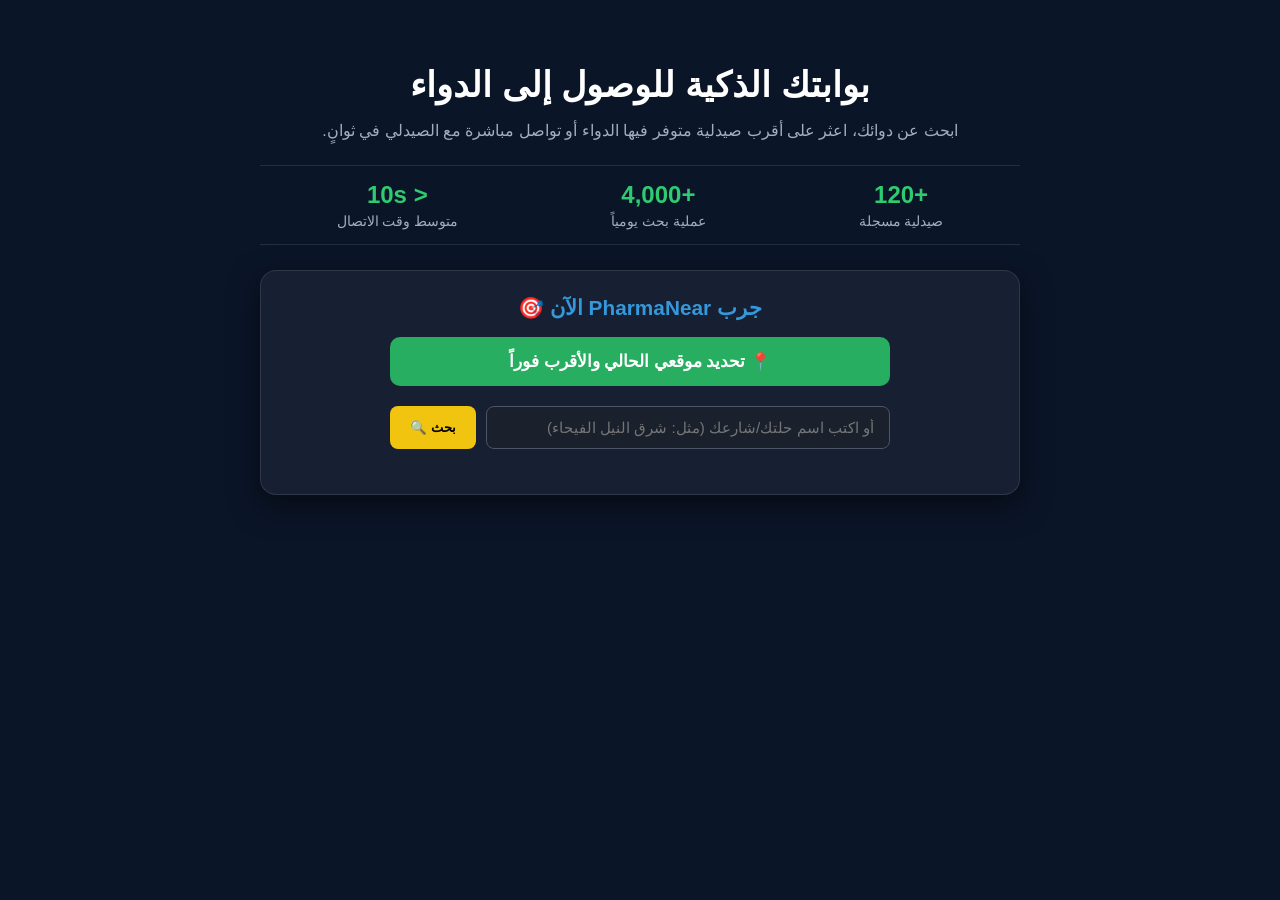
<file: pharmanear88/templates/index.html>
<!DOCTYPE html>
<html lang="ar" dir="rtl">
<head>
    <meta charset="UTF-8">
    <meta name="viewport" content="width=device-width, initial-scale=1.0">
    <title>PharmaNear - بوابتك الذكية للوصول إلى الدواء</title>
    <style>
        * { box-sizing: border-box; font-family: 'Segoe UI', Tahoma, Geneva, Verdana, sans-serif; }
        body { background-color: #0b1528; color: #ffffff; margin: 0; padding: 0; text-align: center; }
        
        .hero { padding: 40px 20px; max-width: 800px; margin: auto; }
        h1 { font-size: 2.2rem; font-weight: bold; margin-bottom: 10px; color: #ffffff; }
        p.subtitle { color: #a0aec0; font-size: 1rem; margin-bottom: 25px; }
        
        .stats { display: flex; justify-content: space-around; margin: 25px 0; border-top: 1px solid rgba(255,255,255,0.1); border-bottom: 1px solid rgba(255,255,255,0.1); padding: 15px 0; }
        .stat-item h3 { margin: 0; font-size: 1.5rem; color: #2ecc71; }
        .stat-item p { margin: 4px 0 0; color: #a0aec0; font-size: 0.85rem; }

        .interactive-card {
            background: rgba(255, 255, 255, 0.05);
            border: 1px solid rgba(255, 255, 255, 0.1);
            border-radius: 16px;
            padding: 25px;
            backdrop-filter: blur(10px);
            margin-top: 20px;
            box-shadow: 0 10px 30px rgba(0,0,0,0.5);
        }

        .btn-group { display: flex; flex-direction: column; gap: 12px; max-width: 500px; margin: auto; }
        
        .btn-gps {
            background: #27ae60;
            color: white;
            border: none;
            padding: 14px 20px;
            border-radius: 10px;
            font-size: 1.05rem;
            font-weight: bold;
            cursor: pointer;
            transition: 0.3s;
        }
        .btn-gps:hover { background: #219150; }

        .search-box { display: flex; gap: 10px; margin-top: 8px; }
        .search-input {
            flex: 1;
            padding: 12px 15px;
            border-radius: 8px;
            border: 1px solid #4a5568;
            background: #1a202c;
            color: #fff;
            font-size: 0.95rem;
            text-align: right;
        }
        .btn-search {
            background: #f1c40f;
            color: #000;
            border: none;
            padding: 12px 20px;
            border-radius: 8px;
            font-weight: bold;
            cursor: pointer;
        }

        #msg { margin-top: 15px; font-weight: bold; font-size: 1rem; }
        .results-container { margin-top: 20px; text-align: right; max-width: 600px; margin-left: auto; margin-right: auto; }
        .pharmacy-item {
            background: #1a2638;
            border-right: 4px solid #27ae60;
            padding: 12px;
            border-radius: 8px;
            margin-bottom: 10px;
        }
        .pharmacy-item h3 { margin: 0 0 6px 0; color: #2ecc71; }
        .pharmacy-item p { margin: 4px 0; color: #cbd5e0; font-size: 0.9rem; }
    </style>
</head>
<body>

<div class="hero">
    <h1>بوابتك الذكية للوصول إلى الدواء</h1>
    <p class="subtitle">ابحث عن دوائك، اعثر على أقرب صيدلية متوفر فيها الدواء أو تواصل مباشرة مع الصيدلي في ثوانٍ.</p>

    <div class="stats">
        <div class="stat-item">
            <h3>+120</h3>
            <p>صيدلية مسجلة</p>
        </div>
        <div class="stat-item">
            <h3>+4,000</h3>
            <p>عملية بحث يومياً</p>
        </div>
        <div class="stat-item">
            <h3>&lt; 10s</h3>
            <p>متوسط وقت الاتصال</p>
        </div>
    </div>

    <div class="interactive-card">
        <h2 style="margin-top: 0; color: #3498db; font-size: 1.3rem;">جرب PharmaNear الآن 🎯</h2>
        
        <div class="btn-group">
            <button class="btn-gps" onclick="findByGPS()">📍 تحديد موقعي الحالي والأقرب فوراً</button>

            <div class="search-box">
                <input type="text" id="areaInput" class="search-input" placeholder="أو اكتب اسم حلتك/شارعك (مثل: شرق النيل الفيحاء)">
                <button class="btn-search" onclick="findByArea()">بحث 🔍</button>
            </div>
        </div>

        <div id="msg"></div>
        <div id="list" class="results-container"></div>
    </div>
</div>

<script>
function findByGPS() {
    const msg = document.getElementById('msg');
    const list = document.getElementById('list');
    msg.style.color = '#f1c40f';
    msg.innerText = '⏳ جاري التقاط الـ GPS واستكشاف أقرب الصيدليات...';
    list.innerHTML = '';

    if (!navigator.geolocation) {
        msg.style.color = '#e74c3c';
        msg.innerText = 'خاصية الـ GPS غير مدعومة في متصفحك.';
        return;
    }

    navigator.geolocation.getCurrentPosition(
        (pos) => {
            fetch(`/api/pharmacies?lat=${pos.coords.latitude}&lon=${pos.coords.longitude}`)
            .then(res => res.json())
            .then(data => renderResults(data))
            .catch(() => showError('خطأ في الاتصال بالخادم.'));
        },
        () => showError('يرجى السماح بالوصول للـ GPS لتحديد موقعك.'),
        { enableHighAccuracy: true, timeout: 10000, maximumAge: 0 }
    );
}

function findByArea() {
    const area = document.getElementById('areaInput').value.trim();
    if (!area) {
        alert('الرجاء أدخل اسم الحي أو المنطقة أولاً');
        return;
    }
    const msg = document.getElementById('msg');
    const list = document.getElementById('list');
    msg.style.color = '#f1c40f';
    msg.innerText = `⏳ جاري البحث عن صيدليات في (${area})...`;
    list.innerHTML = '';

    fetch(`/api/pharmacies?query=${encodeURIComponent(area)}`)
    .then(res => res.json())
    .then(data => renderResults(data))
    .catch(() => showError('خطأ في الاتصال بالخادم.'));
}

function renderResults(data) {
    const msg = document.getElementById('msg');
    const list = document.getElementById('list');
    if (data.status === 'success' && data.data.length > 0) {
        msg.innerText = '';
        data.data.forEach(p => {
            list.innerHTML += `
                <div class="pharmacy-item">
                    <h3>${p.name}</h3>
                    <p>📍 <b>العنوان:</b> ${p.address}</p>
                    <p>📏 <b>المسافة:</b> ${p.distance_text}</p>
                    <p>📞 <b>الهاتف:</b> ${p.phone}</p>
                    <p>🕒 <b>الحالة:</b> ${p.status}</p>
                </div>
            `;
        });
    } else {
        msg.style.color = '#e74c3c';
        msg.innerText = 'لم يتم العثور على صيدليات في هذا النطاق.';
    }
}

function showError(text) {
    const msg = document.getElementById('msg');
    msg.style.color = '#e74c3c';
    msg.innerText = text;
}
</script>

</body>
</html>
</file>
